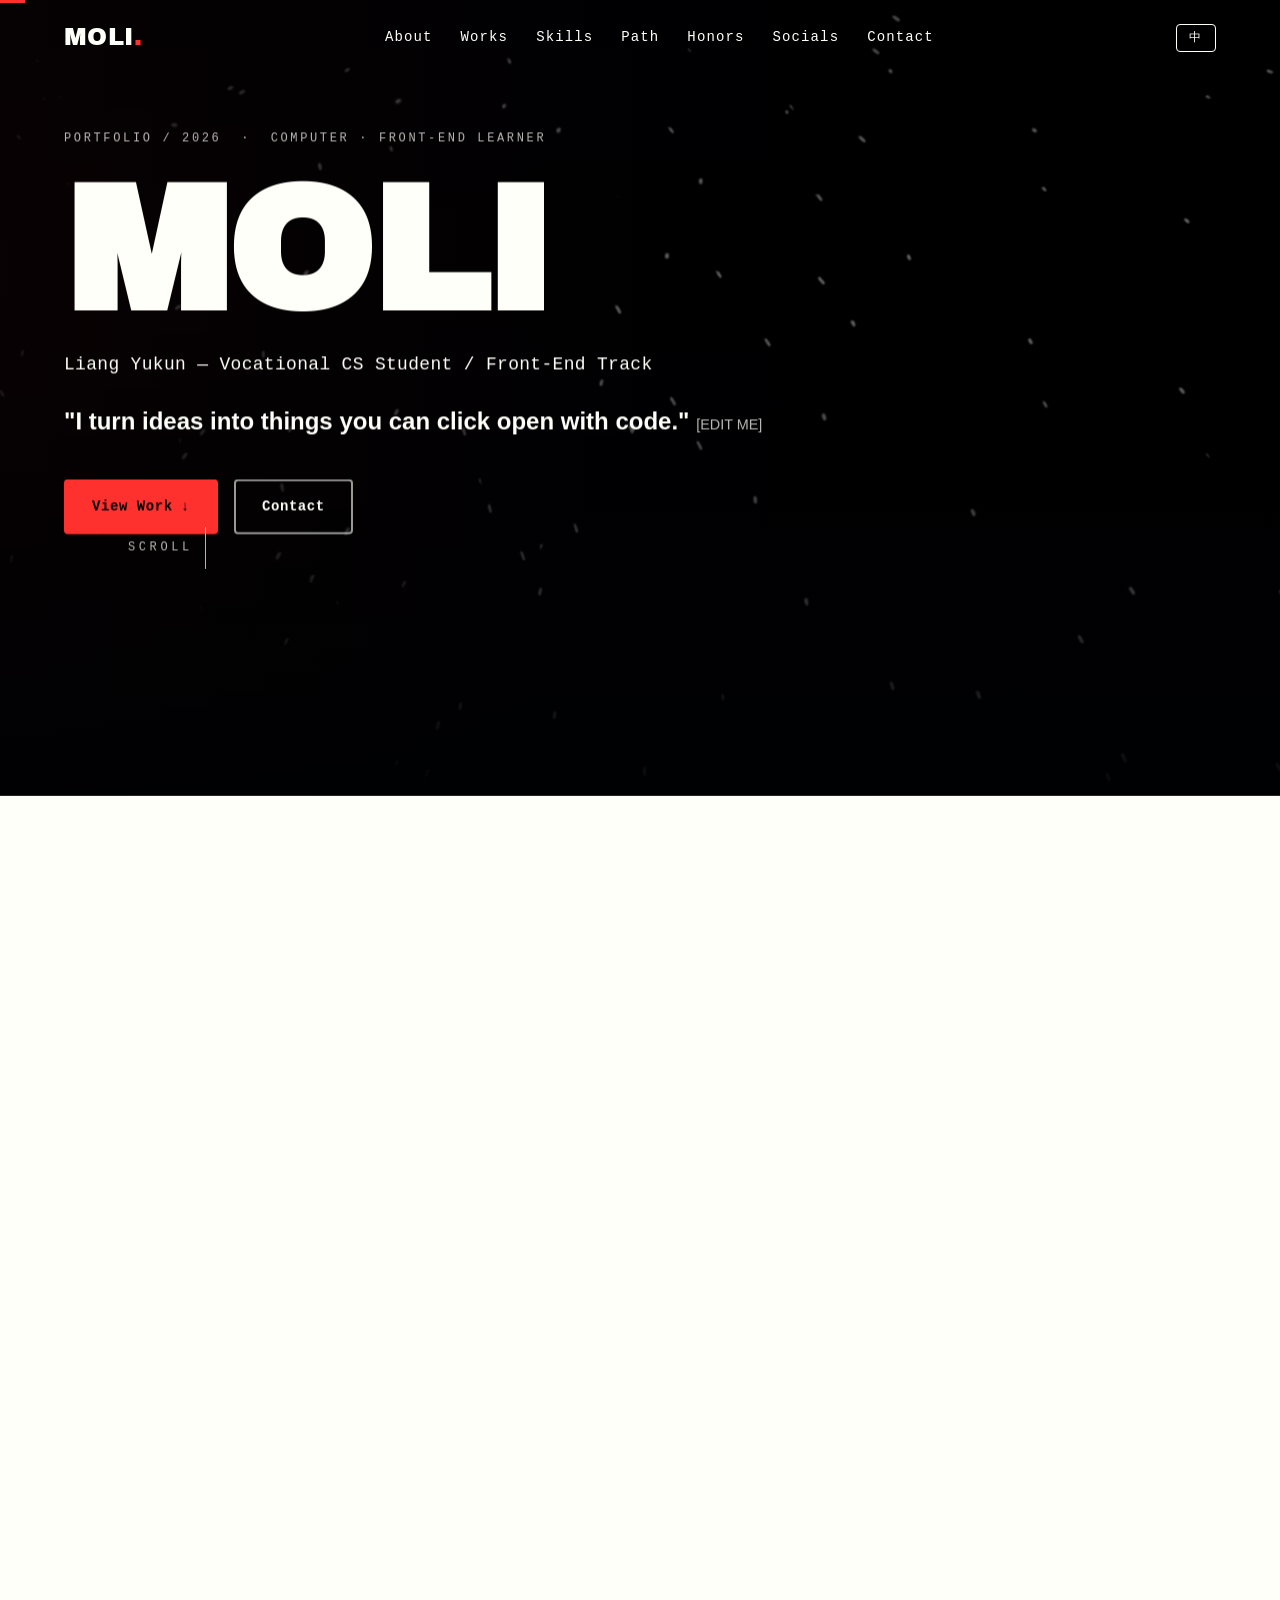
<file: index.html>
<!DOCTYPE html>
<html class="no-js" lang="zh-CN">
<head>
  <meta charset="UTF-8" />
  <meta name="viewport" content="width=device-width, initial-scale=1.0" />
  <title>MOLI · Liang Yukun — 个人作品集</title>
  <meta name="description" content="Liang Yukun（MOLI），中职计算机专业学生、前端方向学习者的个人作品集：做过的项目、技能栈与成长路径。" />
  <meta name="theme-color" content="#000103" />
  <link rel="icon" href="data:image/svg+xml,%3Csvg xmlns='http://www.w3.org/2000/svg' viewBox='0 0 32 32'%3E%3Crect width='32' height='32' fill='%23000103'/%3E%3Ctext x='16' y='23' font-family='Arial Black,sans-serif' font-size='20' fill='%23FF312E' text-anchor='middle'%3EM%3C/text%3E%3C/svg%3E" />
  <link rel="preconnect" href="https://fonts.googleapis.com" />
  <link rel="preconnect" href="https://fonts.gstatic.com" crossorigin />
  <link href="https://fonts.googleapis.com/css2?family=Archivo+Black&family=JetBrains+Mono:wght@400;600&display=swap" rel="stylesheet" />
  <link rel="stylesheet" href="css/variables.css" />
  <link rel="stylesheet" href="css/style.css" />
</head>
<body>
  <div class="intro" id="intro" aria-hidden="true">
    <div class="intro__inner">
      <span class="intro__brand">MOLI<span class="intro__dot">.</span></span>
      <span class="intro__bar"></span>
    </div>
  </div>
  <a class="skip-link" href="#main" data-i18n="skip">跳到主要内容</a>
  <div class="scroll-progress" id="scrollProgress" aria-hidden="true"></div>

  <header class="nav" id="top">
    <a class="nav__brand" href="#hero" data-cursor="hover" data-i18n-aria="nav.brandAria">MOLI<span class="nav__brand-dot">.</span></a>
    <nav class="nav__links" id="navLinks" aria-label="页面导航">
      <a href="#about"   data-cursor="hover" data-nav>About</a>
      <a href="#works"   data-cursor="hover" data-nav>Works</a>
      <a href="#skills"  data-cursor="hover" data-nav>Skills</a>
      <a href="#path"    data-cursor="hover" data-nav>Path</a>
      <a href="#honors"  data-cursor="hover" data-nav>Honors</a>
      <a href="#socials" data-cursor="hover" data-nav>Socials</a>
      <a href="#contact" data-cursor="hover" data-nav>Contact</a>
    </nav>
    <button class="nav__lang" id="navLang" type="button" data-cursor="hover"></button>
    <button class="nav__toggle" id="navToggle" data-i18n-aria="nav.toggleOpen" aria-expanded="false" aria-controls="mobileMenu" data-cursor="hover">
      <span></span><span></span>
    </button>
  </header>

  <div class="mobile-menu" id="mobileMenu" aria-hidden="true">
    <nav aria-label="移动端导航">
      <a href="#about">About<span data-i18n="mm.about">关于我</span></a>
      <a href="#works">Works<span data-i18n="mm.works">作品</span></a>
      <a href="#skills">Skills<span data-i18n="mm.skills">技能</span></a>
      <a href="#path">Path<span data-i18n="mm.path">经历</span></a>
      <a href="#honors">Honors<span data-i18n="mm.honors">荣誉</span></a>
      <a href="#socials">Socials<span data-i18n="mm.socials">社交</span></a>
      <a href="#contact">Contact<span data-i18n="mm.contact">联系</span></a>
    </nav>
    <button class="mobile-menu__lang mono" type="button" data-cursor="hover"></button>
  </div>

  <div id="smooth-wrapper">
   <div id="smooth-content">
  <main id="main">

    <section class="hero hero--dark" id="hero">
      <div class="bg-layer hero__bg" aria-hidden="true">
        <video class="bg-video" poster="video/firework-bg-poster.png" muted loop playsinline autoplay preload="auto">
          <source src="video/firework-bg.mp4" type="video/mp4" />
        </video>
        <div class="bg-veil hero__veil"></div>
      </div>
      <p class="hero__meta mono" data-reveal>PORTFOLIO / 2026&nbsp;&nbsp;·&nbsp;&nbsp;COMPUTER · FRONT-END LEARNER</p>
      <h1 class="hero__name" aria-label="MOLI">
        <span class="hero__name-text" data-decode>MOLI</span>
      </h1>
      <p class="hero__role mono" data-decode data-i18n="hero.role">Liang Yukun — 中职计算机专业学生 / 前端方向</p>
      <p class="hero__tagline" data-reveal><span data-i18n="hero.tagline">“用代码把想法做成能点开的东西。”</span> <span class="hero__tagline-sub" data-i18n="common.replace">〔可替换〕</span></p>
      <div class="hero__cta" data-reveal>
        <a class="btn btn--primary" href="#works" data-cursor="hover"><span data-i18n="hero.works">看作品</span> <span aria-hidden="true">↓</span></a>
        <a class="btn btn--ghost" href="#contact" data-cursor="hover" data-i18n="hero.contact">联系我</a>
      </div>
      <a class="hero__scroll mono" href="#about" data-i18n-aria="hero.scrollAria">
        <span>SCROLL</span><span class="hero__scroll-line" aria-hidden="true"></span>
      </a>
    </section>
    <section class="about section" id="about">
      <p class="section__label mono" data-reveal>01 / ABOUT</p>
      <div class="about__grid">
        <h2 class="section__title" data-reveal data-i18n="about.title">把兴趣，<br />做成<br />能跑起来的作品。</h2>
        <div class="about__body" id="aboutBody">
          <p data-reveal data-i18n="about.p1">我是 Liang Yukun，<strong>MOLI</strong> 是我做东西时用的名字。中职选了计算机专业，从第一次在浏览器里看到自己写的页面蹦出来开始，就迷上了把想法变成作品这件事。现在主要往前端方向走，写 HTML / CSS / JavaScript，也会一点 Python 和设计工具。</p>
          <p data-reveal data-i18n="about.p2">我还在学，但更习惯<strong>边学边做</strong>：每个阶段都留下一个能真正点开的东西，而不是只停在教程里。 <span class="muted">〔可替换〕</span></p>
          <ul class="about__tags" data-reveal>
            <li data-i18n="about.t1">前端学习者</li><li data-i18n="about.t2">计算机专业中职在读</li><li data-i18n="about.t3">自学驱动</li><li data-i18n="about.t4">习惯把东西做完整</li>
          </ul>
        </div>
      </div>
      <dl class="about__stats" id="aboutStats">
        <div data-reveal><dt class="about__num">04</dt><dd data-i18n="about.s1">代表作品</dd></div>
        <div data-reveal><dt class="about__num">02<span class="about__num-plus">+</span></dt><dd data-i18n="about.s2">年写代码</dd></div>
        <div data-reveal><dt class='about__num'>06<span class='about__num-plus'>+</span></dt><dd data-i18n="about.s3">课堂 / 个人练习</dd></div>
        <div data-reveal><dt class='about__num about__num--accent'>&#8734;</dt><dd data-i18n="about.s4">想学的东西</dd></div>
      </dl>
    </section>
    <!-- STATEMENT A -->
    <section class="statement statement--dark" aria-label="宣言">
      <h2 class="statement__text" data-statement>I BUILD<br />THINGS.</h2>
      <p class="statement__sub mono" data-reveal data-i18n="sta.sub">想法到代码到能点开的作品</p>
    </section>
        <section class="works section" id="works">
      <p class="section__label mono" data-reveal>02 / SELECTED WORKS</p>
      <h2 class="section__title" data-reveal data-i18n="works.title">做过的东西</h2>

      <div class="works__stage">
        <div class="works__deck" id="worksDeck">
          <button class="work-card" data-work="0" data-cursor="hover" data-i18n-aria="wc0.aria">
            <span class="work-card__index">01</span>
            <span class="work-card__name" data-i18n="wn0">社团招新<br />落地页</span>
            <span class="work-card__year mono">2024</span>
          </button>
          <button class="work-card" data-work="1" data-cursor="hover" data-i18n-aria="wc1.aria">
            <span class="work-card__index">02</span>
            <span class="work-card__name" data-i18n="wn1">待办清单<br />PWA</span>
            <span class="work-card__year mono">2025</span>
          </button>
          <button class="work-card" data-work="2" data-cursor="hover" data-i18n-aria="wc2.aria">
            <span class="work-card__index">03</span>
            <span class="work-card__name" data-i18n="wn2">成绩可视化<br />小工具</span>
            <span class="work-card__year mono">2025</span>
          </button>
          <button class="work-card" data-work="3" data-cursor="hover" data-i18n-aria="wc3.aria">
            <span class="work-card__index">04</span>
            <span class="work-card__name" data-i18n="wn3">MOLI<br />作品集</span>
            <span class="work-card__year mono">2026</span>
          </button>
        </div>

        <div class="works__panel">
          <article class="work-detail" data-detail="0">
            <h3 class="work-detail__title" data-i18n="wd0.title">校园社团招新落地页</h3>
            <p class="work-detail__tags mono">HTML · CSS · JAVASCRIPT</p>
            <p class="work-detail__desc" data-i18n="wd0.desc">为学校社团做的单页招新页，包含活动介绍、报名表单校验与锚点导航。第一次完整走完「提需求 → 设计 → 编码 → 静态部署」的流程。</p>
            <p class="work-detail__meta"><span data-i18n="wd0.role">角色：独立完成设计 + 编码</span><span data-i18n="wd0.result">成果：招新季被 3 个社团借用</span></p>
          </article>
          <article class="work-detail" data-detail="1" hidden>
            <h3 class="work-detail__title" data-i18n="wd1.title">待办清单 PWA</h3>
            <p class="work-detail__tags mono">JS · LOCALSTORAGE · SERVICE WORKER</p>
            <p class="work-detail__desc" data-i18n="wd1.desc">可离线使用、可安装到桌面的待办应用，支持增删改、优先级排序与本地持久化，关掉网络也能正常记录。</p>
            <p class="work-detail__meta"><span data-i18n="wd1.role">角色：独立开发</span><span data-i18n="wd1.result">成果：至今自己每天在用</span></p>
          </article>
          <article class="work-detail" data-detail="2" hidden>
            <h3 class="work-detail__title" data-i18n="wd2.title">班级成绩可视化小工具</h3>
            <p class="work-detail__tags mono">JAVASCRIPT · CANVAS</p>
            <p class="work-detail__desc" data-i18n="wd2.desc">粘贴一张成绩表，就能自动生成分数分布图和进退步对比，帮老师省掉手工画图、手动排名的重复劳动。</p>
            <p class="work-detail__meta"><span data-i18n="wd2.role">角色：两人小组 · 核心开发</span><span data-i18n="wd2.result">成果：期末用于班级学情分析</span></p>
          </article>
          <article class="work-detail" data-detail="3" hidden>
            <h3 class="work-detail__title" data-i18n="wd3.title">MOLI 个人作品集（本站）</h3>
            <p class="work-detail__tags mono">HTML · CSS · GSAP</p>
            <p class="work-detail__desc" data-i18n="wd3.desc">就是你正在看的这个网站：黑白红、零构建框架、双击 index.html 即可离线打开，动效均改编自前端效果库。</p>
            <p class="work-detail__meta"><span data-i18n="wd3.role">角色：设计 + 开发</span><span data-i18n="wd3.result">成果：个人品牌主页</span></p>
          </article>

          <div class="works__controls">
            <button class="works__arrow" id="workPrev" data-i18n-aria="works.prev" data-cursor="hover">←</button>
            <div class="works__dots" id="worksDots" role="tablist" aria-label="选择项目">
              <button class="works__dot is-active" data-goto="0" data-i18n-aria="works.dot0" data-cursor="hover"></button>
              <button class="works__dot" data-goto="1" data-i18n-aria="works.dot1" data-cursor="hover"></button>
              <button class="works__dot" data-goto="2" data-i18n-aria="works.dot2" data-cursor="hover"></button>
              <button class="works__dot" data-goto="3" data-i18n-aria="works.dot3" data-cursor="hover"></button>
            </div>
            <button class="works__arrow" id="workNext" data-i18n-aria="works.next" data-cursor="hover">→</button>
          </div>
        </div>
      </div>
    </section>
        <section class="skills section section--dark spot-target" id="skills">
      <p class="section__label section__label--light mono" data-reveal>03 / SKILLS</p>
      <h2 class="section__title section__title--light" data-reveal data-i18n="skills.title">从想法，<br />到上线</h2>

      <p class="build__lead mono" data-reveal data-i18n="skills.lead">// 不标熟练度百分比，只说我能用它们做出什么 〔可替换〕</p>

      <div class="build" id="buildFlow">
        <span class="build__spine" aria-hidden="true"><i class="build__spine-fill"></i></span>
        <ol class="build__steps">
          <li class="build__step" data-reveal>
            <span class="build__node" aria-hidden="true"></span>
            <div class="build__body">
              <div class="build__head">
                <span class="build__no mono">01</span>
                <h3 class="build__title"><span data-i18n="b1.t">想清楚</span><span class="build__en mono">IDEA</span></h3>
              </div>
              <p class="build__desc" data-i18n="b1.desc">先把要做什么拆成几步，画一张潦草的草图，想清楚再动手写代码。</p>
              <ul class="build__tags">
                <li data-i18n="b1.tag1">纸笔草图</li><li data-i18n="b1.tag2">Figma（基础）</li>
              </ul>
            </div>
          </li>
          <li class="build__step" data-reveal>
            <span class="build__node" aria-hidden="true"></span>
            <div class="build__body">
              <div class="build__head">
                <span class="build__no mono">02</span>
                <h3 class="build__title"><span data-i18n="b2.t">搭骨架</span><span class="build__en mono">MARKUP</span></h3>
              </div>
              <p class="build__desc" data-i18n="b2.desc">用语义化 HTML 把内容和结构立起来，先能用、再谈好看，也照顾键盘与读屏。</p>
              <ul class="build__tags">
                <li>HTML5</li><li data-i18n="b2.tag1">语义化结构</li><li data-i18n="b2.tag2">可访问性基础</li>
              </ul>
            </div>
          </li>
          <li class="build__step" data-reveal>
            <span class="build__node" aria-hidden="true"></span>
            <div class="build__body">
              <div class="build__head">
                <span class="build__no mono">03</span>
                <h3 class="build__title"><span data-i18n="b3.t">做样式</span><span class="build__en mono">STYLE</span></h3>
              </div>
              <p class="build__desc" data-i18n="b3.desc">Flex / Grid 加响应式排版，手机和桌面端都排得稳、看得清。</p>
              <ul class="build__tags">
                <li>CSS3</li><li>Flex / Grid</li><li data-i18n="b3.tag1">响应式布局</li>
              </ul>
            </div>
          </li>
          <li class="build__step" data-reveal>
            <span class="build__node" aria-hidden="true"></span>
            <div class="build__body">
              <div class="build__head">
                <span class="build__no mono">04</span>
                <h3 class="build__title"><span data-i18n="b4.t">加交互</span><span class="build__en mono">INTERACT</span></h3>
              </div>
              <p class="build__desc" data-i18n="b4.desc">让页面会动、会响应：操作 DOM、监听事件，再用 GSAP 做滚动动效。</p>
              <ul class="build__tags">
                <li>JavaScript</li><li data-i18n="b4.tag1">DOM 与事件</li><li data-i18n="b4.tag2">GSAP 动效</li>
              </ul>
            </div>
          </li>
          <li class="build__step" data-reveal>
            <span class="build__node" aria-hidden="true"></span>
            <div class="build__body">
              <div class="build__head">
                <span class="build__no mono">05</span>
                <h3 class="build__title"><span data-i18n="b5.t">管版本</span><span class="build__en mono">VERSION</span></h3>
              </div>
              <p class="build__desc" data-i18n="b5.desc">在命令行里用 Git 记录每一次改动，推到 GitHub，留下完整的学习痕迹。</p>
              <ul class="build__tags">
                <li>Git / GitHub</li><li>VS Code</li><li data-i18n="b5.tag1">命令行</li>
              </ul>
            </div>
          </li>
          <li class="build__step" data-reveal>
            <span class="build__node" aria-hidden="true"></span>
            <div class="build__body">
              <div class="build__head">
                <span class="build__no mono">06</span>
                <h3 class="build__title"><span data-i18n="b6.t">发出去</span><span class="build__en mono">SHIP</span></h3>
              </div>
              <p class="build__desc" data-i18n="b6.desc">部署成一个能直接点开的链接，发给别人真正用起来，而不是只躺在本地。</p>
              <ul class="build__tags">
                <li data-i18n="b6.tag1">GitHub Pages 部署</li><li data-i18n="b6.tag2">PWA（待办应用实践）</li>
              </ul>
            </div>
          </li>
        </ol>
      </div>

      <div class="build__foot" data-reveal>
        <p class="build__also"><span class="build__also-k mono" data-i18n="skills.also">// 也会一点，还在持续学</span></p>
        <ul class="build__tags build__tags--plain">
          <li>Python</li><li>SQL</li><li data-i18n="skills.footTag">Photoshop / 剪映基础</li>
        </ul>
        <p class="build__note muted" data-i18n="skills.note">能不能做出来，上面的作品就是答案——这比百分比更诚实。〔可替换〕</p>
      </div>
    </section>
        <section class="statement statement--light" aria-label="宣言">
      <h2 class="statement__text" data-statement>STILL<br />LEARNING.</h2>
      <p class="statement__sub mono" data-reveal data-i18n="stb.sub">走得慢一点，但一直在走</p>
    </section>

    <div class="marquee" aria-hidden="true">
      <div class="marquee__track">
        <span>HTML <i>//</i></span><span>CSS <i>//</i></span><span>JAVASCRIPT <i>//</i></span><span>GSAP <i>//</i></span><span>DESIGN <i>//</i></span><span><span data-i18n="mq.learn">边学边做</span> <i>//</i></span><span>FRONT-END <i>//</i></span><span>MOLI <i>//</i></span>
        <span>HTML <i>//</i></span><span>CSS <i>//</i></span><span>JAVASCRIPT <i>//</i></span><span>GSAP <i>//</i></span><span>DESIGN <i>//</i></span><span><span data-i18n="mq.learn">边学边做</span> <i>//</i></span><span>FRONT-END <i>//</i></span><span>MOLI <i>//</i></span>
      </div>
    </div>

    <!-- 04 PATH：纵向滚动驱动的横向时间线（机制改编自 horizontal-scroll-section GSAP ScrollTrigger） -->
    <section class="path section hpath-section" id="path">
      <div class="hpath" id="hPath">
        <p class="section__label mono hpath__label">04 / PATH</p>
        <div class="hpath__viewport" id="hPathViewport">
          <div class="hpath__track" id="hPathTrack">
            <svg class="hpath__route" id="hPathRoute" aria-hidden="true">
              <path class="hpath__route-prog" d="" />
            </svg>

            <article class="hpanel hpanel--intro">
              <h2 class="section__title" data-i18n="path.title">一路怎么<br />走来</h2>
              <p class="hpanel__lead" data-i18n="path.lead">向下滚动，横向走过这几年</p>
              <span class="hpanel__cue hpanel__cue--v mono">KEEP SCROLLING ↓</span>
              <span class="hpanel__cue hpanel__cue--h mono" data-i18n="path.cueH">左右滑动，横向走过这几年 →</span>
            </article>

            <article class="hpanel">
              <div class="hpanel__media">
                <div class="hpanel__img" role="img" data-i18n-aria="pa0.aria">
                  <span class="hpanel__imgtag mono" data-i18n="path.imgtag">IMG · 〔可替换〕</span>
                </div>
              </div>
              <div class="hpanel__body">
                <time class="hpanel__date mono">2023.09</time>
                <h3 class="hpanel__title" data-i18n="p0.t">入读中职 · 计算机专业</h3>
                <p class="hpanel__desc" data-i18n="p0.desc">系统学习计算机基础与编程入门，第一次知道网页是怎么被做出来的。</p>
              </div>
            </article>

            <article class="hpanel">
              <div class="hpanel__media">
                <div class="hpanel__img" role="img" data-i18n-aria="pa1.aria">
                  <span class="hpanel__imgtag mono" data-i18n="path.imgtag">IMG · 〔可替换〕</span>
                </div>
              </div>
              <div class="hpanel__body">
                <time class="hpanel__date mono">2024.03</time>
                <h3 class="hpanel__title" data-i18n="p1.t">写出第一个网页</h3>
                <p class="hpanel__desc" data-i18n="p1.desc">用 HTML 写了一页个人介绍，第一次看到自己敲的代码在浏览器里变成页面。</p>
              </div>
            </article>

            <article class="hpanel">
              <div class="hpanel__media">
                <div class="hpanel__img" role="img" data-i18n-aria="pa2.aria">
                  <span class="hpanel__imgtag mono" data-i18n="path.imgtag">IMG · 〔可替换〕</span>
                </div>
              </div>
              <div class="hpanel__body">
                <time class="hpanel__date mono">2024.10</time>
                <h3 class="hpanel__title" data-i18n="p2.t">校级网页设计技能赛 <span class="muted">〔名次可替换〕</span></h3>
                <p class="hpanel__desc" data-i18n="p2.desc">第一次带着作品参加比赛，体会到做完整比写一点更重要。</p>
              </div>
            </article>

            <article class="hpanel">
              <div class="hpanel__media">
                <div class="hpanel__img" role="img" data-i18n-aria="pa3.aria">
                  <span class="hpanel__imgtag mono" data-i18n="path.imgtag">IMG · 〔可替换〕</span>
                </div>
              </div>
              <div class="hpanel__body">
                <time class="hpanel__date mono">2025.01</time>
                <h3 class="hpanel__title" data-i18n="p3.t">取得证书 · 系统学 JavaScript <span class="muted">〔证书可替换〕</span></h3>
                <p class="hpanel__desc" data-i18n="p3.desc">拿到相关等级证书，同时不再满足于静态页面，开始系统学习 JavaScript。</p>
              </div>
            </article>

            <article class="hpanel">
              <div class="hpanel__media">
                <div class="hpanel__img" role="img" data-i18n-aria="pa4.aria">
                  <span class="hpanel__imgtag mono" data-i18n="path.imgtag">IMG · 〔可替换〕</span>
                </div>
              </div>
              <div class="hpanel__body">
                <time class="hpanel__date mono">2025.06</time>
                <h3 class="hpanel__title" data-i18n="p4.t">第一个完整小应用跑通</h3>
                <p class="hpanel__desc" data-i18n="p4.desc">待办 PWA 完成离线可用，开始用 GitHub 记录每一次提交和学习轨迹。</p>
              </div>
            </article>

            <article class="hpanel">
              <div class="hpanel__media">
                <div class="hpanel__img" role="img" data-i18n-aria="pa5.aria">
                  <span class="hpanel__imgtag mono" data-i18n="path.imgtag">IMG · 〔可替换〕</span>
                </div>
              </div>
              <div class="hpanel__body">
                <time class="hpanel__date mono">2026</time>
                <h3 class="hpanel__title" data-i18n="p5.t">完成本站作品集</h3>
                <p class="hpanel__desc" data-i18n="p5.desc">把做过的东西整理成你现在看到的网站，正在寻找实习 / 升学 / 比赛组队机会。</p>
              </div>
            </article>
          </div>
        </div>
        <div class="hpath__bar" aria-hidden="true"><i></i></div>
      </div>
    </section>

    <!-- 05 HONORS：3D 堆叠牌堆（机制改编自 3d-card-slidergsap，黑白红重写） -->
    <section class="honors section" id="honors">
      <p class="section__label mono" data-reveal>05 / HONORS</p>
      <div class="honors__layout">
        <div class="honors__intro">
          <h2 class="section__title" data-reveal data-i18n="honors.title">一些<br />小荣誉</h2>
          <p class="honors__lead" data-reveal data-i18n="honors.lead">比赛、证书与被认可的瞬间，都收进这叠卡片里。点击卡片或箭头切换。</p>
          <div class="honors__ctrl" data-reveal>
            <button class="hbtn" id="honPrev" type="button" data-i18n-aria="honors.prev">←</button>
            <span class="honors__count mono"><b id="honCur">01</b><i>/</i><span id="honTotal">05</span></span>
            <button class="hbtn" id="honNext" type="button" data-i18n-aria="honors.next">→</button>
          </div>
          <div class="honors__dots" id="honDots" role="tablist" aria-label="选择荣誉"></div>
          <p class="muted honors__hint" data-i18n="honors.hint">奖项与证书均为占位，替换 index.html 中对应卡片即可。</p>
        </div>

        <div class="honors__stage" data-reveal>
          <div class="hdeck" id="hDeck">
            <article class="hcard">
              <div class="hcard__body">
                <div class="hcard__top"><span class="hcard__year mono">2024.10</span><span class="hcard__tag mono">HONOR</span></div>
                <h3 class="hcard__title" data-i18n="h0.t">校级网页设计技能赛</h3>
                <p class="hcard__org" data-i18n="h0.org">〔名次可替换〕</p>
                <p class="hcard__desc" data-i18n="h0.desc">第一次带着完整作品站上赛场，明白了“做完”比“只写一点”更重要。</p>
              </div>
            </article>
            <article class="hcard">
              <div class="hcard__body">
                <div class="hcard__top"><span class="hcard__year mono">2025.01</span><span class="hcard__tag mono">CERT</span></div>
                <h3 class="hcard__title" data-i18n="h1.t">前端相关等级证书</h3>
                <p class="hcard__org" data-i18n="h1.org">〔证书名称可替换〕</p>
                <p class="hcard__desc" data-i18n="h1.desc">系统学习 HTML / CSS / JavaScript 后考取，是这段学习路径的一个小结。</p>
              </div>
            </article>
            <article class="hcard">
              <div class="hcard__body">
                <div class="hcard__top"><span class="hcard__year mono">2025.06</span><span class="hcard__tag mono">AWARD</span></div>
                <h3 class="hcard__title" data-i18n="h2.t">校园编程 / 创新比赛</h3>
                <p class="hcard__org" data-i18n="h2.org">〔奖项可替换〕</p>
                <p class="hcard__desc" data-i18n="h2.desc">用一个能真正跑起来的小应用参赛，从想法到演示全程自己完成。〔占位〕</p>
              </div>
            </article>
            <article class="hcard">
              <div class="hcard__body">
                <div class="hcard__top"><span class="hcard__year mono">2025.11</span><span class="hcard__tag mono">MERIT</span></div>
                <h3 class="hcard__title" data-i18n="h3.t">优秀学生作品 / 奖学金</h3>
                <p class="hcard__org" data-i18n="h3.org">〔可替换〕</p>
                <p class="hcard__desc" data-i18n="h3.desc">作品被老师和同学看到的时刻，也是继续做下去的动力之一。〔占位〕</p>
              </div>
            </article>
            <article class="hcard">
              <div class="hcard__body">
                <div class="hcard__top"><span class="hcard__year mono">2026</span><span class="hcard__tag mono">WORK</span></div>
                <h3 class="hcard__title" data-i18n="h4.t">个人作品集站点上线</h3>
                <p class="hcard__org">SELF PROJECT</p>
                <p class="hcard__desc" data-i18n="h4.desc">从零设计并手写了你正在看的这个网站，当作给自己的一份阶段答卷。</p>
              </div>
            </article>
          </div>
        </div>
      </div>
    </section>

    <!-- 06 SOCIALS：链式展开手风琴（机制改编自 cool-layout-with-complex-chainable-animation，黑白红重写） -->
    <section class="socials section" id="socials">
      <p class="section__label mono" data-reveal>06 / FIND ME ONLINE</p>
      <h2 class="section__title" data-reveal data-i18n="socials.title">这些地方<br />也能找到我</h2>
      <div class="acc" id="socialAcc">

        <div class="acc__item" tabindex="0" role="button" aria-expanded="false" aria-controls="panel-douyin">
          <div class="acc__rail">
            <svg class="acc__glyph" viewBox="0 0 24 24" fill="none" stroke="currentColor" stroke-width="1.8" stroke-linecap="round" stroke-linejoin="round" aria-hidden="true"><path d="M14 4v10.5a3.5 3.5 0 1 1-3.5-3.5" /><path d="M14 7.2c.6 2 2.1 3.4 4.2 3.6" /></svg>
            <span class="acc__name"><span data-i18n="acc.douyin.name">抖音</span><em class="acc__en mono">DOUYIN</em></span>
            <span class="acc__idx" aria-hidden="true">01</span>
          </div>
          <div class="acc__panel" id="panel-douyin">
            <button class="acc__close" type="button" data-i18n-aria="acc.close">×</button>
            <svg class="acc__glyph acc__glyph--big" viewBox="0 0 24 24" fill="none" stroke="currentColor" stroke-width="1.8" stroke-linecap="round" stroke-linejoin="round" aria-hidden="true"><path d="M14 4v10.5a3.5 3.5 0 1 1-3.5-3.5" /><path d="M14 7.2c.6 2 2.1 3.4 4.2 3.6" /></svg>
            <h3 class="acc__h"><span data-i18n="acc.douyin.h">抖音</span> <span class="mono">DOUYIN</span></h3>
            <p class="acc__handle mono">@your-douyin-id〔可替换〕</p>
            <p class="acc__desc" data-i18n="acc.douyin.desc">用短视频记录做作品的过程与小片段，偶尔更新学习日常。〔占位文案 · 可替换〕</p>
            <ul class="acc__stats mono"><li><b>--</b><span data-i18n="acc.douyin.s1">作品</span></li><li><b>--</b><span data-i18n="acc.douyin.s2">粉丝</span></li><li><b>--</b><span data-i18n="acc.douyin.s3">获赞</span></li></ul>
            <a class="btn btn--primary acc__go" href="#" target="_blank" rel="noopener"><span data-i18n="acc.go">前往主页</span> <span aria-hidden="true">↗</span></a>
          </div>
        </div>

        <div class="acc__item" tabindex="0" role="button" aria-expanded="false" aria-controls="panel-bilibili">
          <div class="acc__rail">
            <svg class="acc__glyph" viewBox="0 0 24 24" fill="none" stroke="currentColor" stroke-width="1.8" stroke-linecap="round" stroke-linejoin="round" aria-hidden="true"><rect x="3" y="7" width="18" height="13" rx="2" /><path d="m8 3 3 4M16 3l-3 4" /><path d="M8 12.5h.01M16 12.5h.01" /></svg>
            <span class="acc__name"><span data-i18n="acc.bili.name">哔哩哔哩</span><em class="acc__en mono">BILIBILI</em></span>
            <span class="acc__idx" aria-hidden="true">02</span>
          </div>
          <div class="acc__panel" id="panel-bilibili">
            <button class="acc__close" type="button" data-i18n-aria="acc.close">×</button>
            <svg class="acc__glyph acc__glyph--big" viewBox="0 0 24 24" fill="none" stroke="currentColor" stroke-width="1.8" stroke-linecap="round" stroke-linejoin="round" aria-hidden="true"><rect x="3" y="7" width="18" height="13" rx="2" /><path d="m8 3 3 4M16 3l-3 4" /><path d="M8 12.5h.01M16 12.5h.01" /></svg>
            <h3 class="acc__h"><span data-i18n="acc.bili.h">哔哩哔哩</span> <span class="mono">BILIBILI</span></h3>
            <p class="acc__handle mono">@MOLI〔可替换〕</p>
            <p class="acc__desc" data-i18n="acc.bili.desc">放长一点的教程复盘、项目演示录屏和踩坑笔记。〔占位文案 · 可替换〕</p>
            <ul class="acc__stats mono"><li><b>--</b><span data-i18n="acc.bili.s1">视频</span></li><li><b>--</b><span data-i18n="acc.bili.s2">粉丝</span></li><li><b>--</b><span data-i18n="acc.bili.s3">播放</span></li></ul>
            <a class="btn btn--primary acc__go" href="#" target="_blank" rel="noopener"><span data-i18n="acc.go">前往主页</span> <span aria-hidden="true">↗</span></a>
          </div>
        </div>

        <div class="acc__item" tabindex="0" role="button" aria-expanded="false" aria-controls="panel-instagram">
          <div class="acc__rail">
            <svg class="acc__glyph" viewBox="0 0 24 24" fill="none" stroke="currentColor" stroke-width="1.8" stroke-linecap="round" stroke-linejoin="round" aria-hidden="true"><rect x="3" y="3" width="18" height="18" rx="5" /><circle cx="12" cy="12" r="4" /><path d="M17.2 6.8h.01" /></svg>
            <span class="acc__name">Instagram<em class="acc__en mono">INS</em></span>
            <span class="acc__idx" aria-hidden="true">03</span>
          </div>
          <div class="acc__panel" id="panel-instagram">
            <button class="acc__close" type="button" data-i18n-aria="acc.close">×</button>
            <svg class="acc__glyph acc__glyph--big" viewBox="0 0 24 24" fill="none" stroke="currentColor" stroke-width="1.8" stroke-linecap="round" stroke-linejoin="round" aria-hidden="true"><rect x="3" y="3" width="18" height="18" rx="5" /><circle cx="12" cy="12" r="4" /><path d="M17.2 6.8h.01" /></svg>
            <h3 class="acc__h">Instagram <span class="mono">INS</span></h3>
            <p class="acc__handle mono">@moli.builds〔可替换〕</p>
            <p class="acc__desc" data-i18n="acc.ins.desc">作品截图、配色与排版灵感，以及做东西时的工作台。〔占位文案 · 可替换〕</p>
            <ul class="acc__stats mono"><li><b>--</b><span data-i18n="acc.ins.s1">帖子</span></li><li><b>--</b><span data-i18n="acc.ins.s2">粉丝</span></li><li><b>--</b><span data-i18n="acc.ins.s3">关注</span></li></ul>
            <a class="btn btn--primary acc__go" href="#" target="_blank" rel="noopener"><span data-i18n="acc.go">前往主页</span> <span aria-hidden="true">↗</span></a>
          </div>
        </div>

        <div class="acc__item" tabindex="0" role="button" aria-expanded="false" aria-controls="panel-x">
          <div class="acc__rail">
            <svg class="acc__glyph" viewBox="0 0 24 24" fill="none" stroke="currentColor" stroke-width="1.8" stroke-linecap="round" stroke-linejoin="round" aria-hidden="true"><path d="M4 4l16 16M20 4 4 20" /></svg>
            <span class="acc__name">X<em class="acc__en mono">X / TWITTER</em></span>
            <span class="acc__idx" aria-hidden="true">04</span>
          </div>
          <div class="acc__panel" id="panel-x">
            <button class="acc__close" type="button" data-i18n-aria="acc.close">×</button>
            <svg class="acc__glyph acc__glyph--big" viewBox="0 0 24 24" fill="none" stroke="currentColor" stroke-width="1.8" stroke-linecap="round" stroke-linejoin="round" aria-hidden="true"><path d="M4 4l16 16M20 4 4 20" /></svg>
            <h3 class="acc__h">X <span class="mono">/ TWITTER</span></h3>
            <p class="acc__handle mono">@moli_dev〔可替换〕</p>
            <p class="acc__desc" data-i18n="acc.x.desc">随手记开发笔记、转藏前端资源，也在这里关注同行在做什么。〔占位文案 · 可替换〕</p>
            <ul class="acc__stats mono"><li><b>--</b><span data-i18n="acc.x.s1">帖子</span></li><li><b>--</b><span data-i18n="acc.x.s2">粉丝</span></li><li><b>--</b><span data-i18n="acc.x.s3">关注</span></li></ul>
            <a class="btn btn--primary acc__go" href="#" target="_blank" rel="noopener"><span data-i18n="acc.go">前往主页</span> <span aria-hidden="true">↗</span></a>
          </div>
        </div>

        <div class="acc__item" tabindex="0" role="button" aria-expanded="false" aria-controls="panel-weibo">
          <div class="acc__rail">
            <svg class="acc__glyph" viewBox="0 0 24 24" fill="none" stroke="currentColor" stroke-width="1.8" stroke-linecap="round" stroke-linejoin="round" aria-hidden="true"><ellipse cx="10" cy="14" rx="7" ry="5.5" /><path d="M15.5 8.5c1.8-.4 3.2.5 3.5 2.2M17 5.5c2.6-.2 4.4 1.4 4.6 3.8" /><path d="M8 13.5h.01M11.5 15.5h.01" /></svg>
            <span class="acc__name"><span data-i18n="acc.weibo.name">微博</span><em class="acc__en mono">WEIBO</em></span>
            <span class="acc__idx" aria-hidden="true">05</span>
          </div>
          <div class="acc__panel" id="panel-weibo">
            <button class="acc__close" type="button" data-i18n-aria="acc.close">×</button>
            <svg class="acc__glyph acc__glyph--big" viewBox="0 0 24 24" fill="none" stroke="currentColor" stroke-width="1.8" stroke-linecap="round" stroke-linejoin="round" aria-hidden="true"><ellipse cx="10" cy="14" rx="7" ry="5.5" /><path d="M15.5 8.5c1.8-.4 3.2.5 3.5 2.2M17 5.5c2.6-.2 4.4 1.4 4.6 3.8" /><path d="M8 13.5h.01M11.5 15.5h.01" /></svg>
            <h3 class="acc__h"><span data-i18n="acc.weibo.h">微博</span> <span class="mono">WEIBO</span></h3>
            <p class="acc__handle mono">@MOLI做东西〔可替换〕</p>
            <p class="acc__desc" data-i18n="acc.weibo.desc">同步作品更新与日常，也会转发设计、前端相关的内容。〔占位文案 · 可替换〕</p>
            <ul class="acc__stats mono"><li><b>--</b><span data-i18n="acc.weibo.s1">微博</span></li><li><b>--</b><span data-i18n="acc.weibo.s2">粉丝</span></li><li><b>--</b><span data-i18n="acc.weibo.s3">转评赞</span></li></ul>
            <a class="btn btn--primary acc__go" href="#" target="_blank" rel="noopener"><span data-i18n="acc.go">前往主页</span> <span aria-hidden="true">↗</span></a>
          </div>
        </div>

      </div>
      <p class="muted socials__note" data-reveal data-i18n="socials.note">账号、数据与文案均为占位，替换 index.html 中对应 href 与文字即可上线。</p>
    </section>

  </main>

  <div class="site-tail" id="contactTail">
    <div class="bg-layer site-tail__bg spot-target" aria-hidden="true">
      <video class="bg-video" poster="video/firework-poster.png" muted loop playsinline preload="metadata">
        <source src="video/firework.mp4" type="video/mp4" />
      </video>
      <div class="bg-veil site-tail__veil"></div>
    </div>

    <section class="contact section section--ink" id="contact">
      <p class="section__label section__label--light mono" data-reveal>07 / CONTACT</p>
      <h2 class="contact__title" data-reveal data-i18n="contact.title">一起做<br />点东西？</h2>
      <p class="contact__sub" data-reveal data-i18n="contact.sub">实习、比赛组队、交流学习都欢迎找我，通常当天回。 <span class="muted">〔可替换〕</span></p>
      <div class="contact__actions" data-reveal>
        <div class="contact__mail-row">
          <a class="btn btn--primary btn--lg" href="mailto:liang20080917@outlook.com" data-cursor="hover">liang20080917@outlook.com</a>
          <button class="btn btn--ghost btn--lg contact-copy" type="button" data-email="liang20080917@outlook.com" data-i18n="contact.copy">复制邮箱</button>
        </div>
        <div class="contact__links">
          <a class="contact__link" href="https://github.com/your-name" target="_blank" rel="noopener" data-cursor="hover">GitHub <span aria-hidden="true">↗</span></a>
          <a class="contact__link" href="#" data-cursor="hover"><span data-i18n="contact.link2">B站 / 微信</span> <span aria-hidden="true">↗</span></a>
        </div>
      </div>
    </section>

    <footer class="footer">
      <span class="footer__big" aria-hidden="true">MOLI</span>
      <p>© 2026 Liang Yukun · MOLI</p>
      <p class="mono footer__mid">BUILT WITH HTML / CSS / GSAP · NO FRAMEWORK</p>
      <a href="#hero" class="footer__top" data-cursor="hover" data-i18n="footer.top">回到顶部 ↑</a>
    </footer>
  </div><!-- /.site-tail -->
   </div><!-- /#smooth-content -->
  </div><!-- /#smooth-wrapper -->

  <a class="to-top" id="toTop" href="#hero" data-i18n-aria="toTop.aria"><span aria-hidden="true">↑</span></a>

  <!-- 自定义跟随光标（仅桌面精细指针，触屏/无 GSAP 自动隐藏，不替换系统光标） -->
  <div class="cursor" id="cursor" aria-hidden="true"></div>

  <!-- 图片灯箱：点击图片放大查看 -->
  <div class="lightbox" id="lightbox" role="dialog" aria-modal="true" aria-hidden="true" data-i18n-aria="lightbox.aria">
    <button class="lightbox__close" type="button" data-i18n-aria="lightbox.close">×</button>
    <div class="lightbox__stage">
      <img class="lightbox__img" data-i18n-aria="lightbox.imgAlt" hidden />
      <div class="lightbox__ph mono" data-i18n="lightbox.ph">IMG · 大图占位<br />把 .hpanel__img 换成真实 &lt;img&gt; 或加 data-full 即可在此放大</div>
    </div>
    <p class="lightbox__cap mono"></p>
  </div>

  <!-- GSAP 3.15（3.13 起全部插件免费）：仅做渐进增强，加载失败/断网时自动回退原生动效，内容始终完整 -->
  <script src="js/gsap/1.js" defer></script>
  <script src="js/gsap/ScrollTrigger.min.js" defer></script>
  <script src="js/gsap/ScrollToPlugin.min.js" defer></script>
  <script src="js/gsap/ScrollSmoother.min.js" defer></script>
  <script src="js/gsap/SplitText.min.js" defer></script>
  <script src="js/gsap/ScrambleTextPlugin.min.js" defer></script>
  <script src="js/gsap/DrawSVGPlugin.min.js" defer></script>
  <script src="js/i18n.js" defer></script>
  <script src="js/main.js" defer></script>
</body>
</html>
</file>
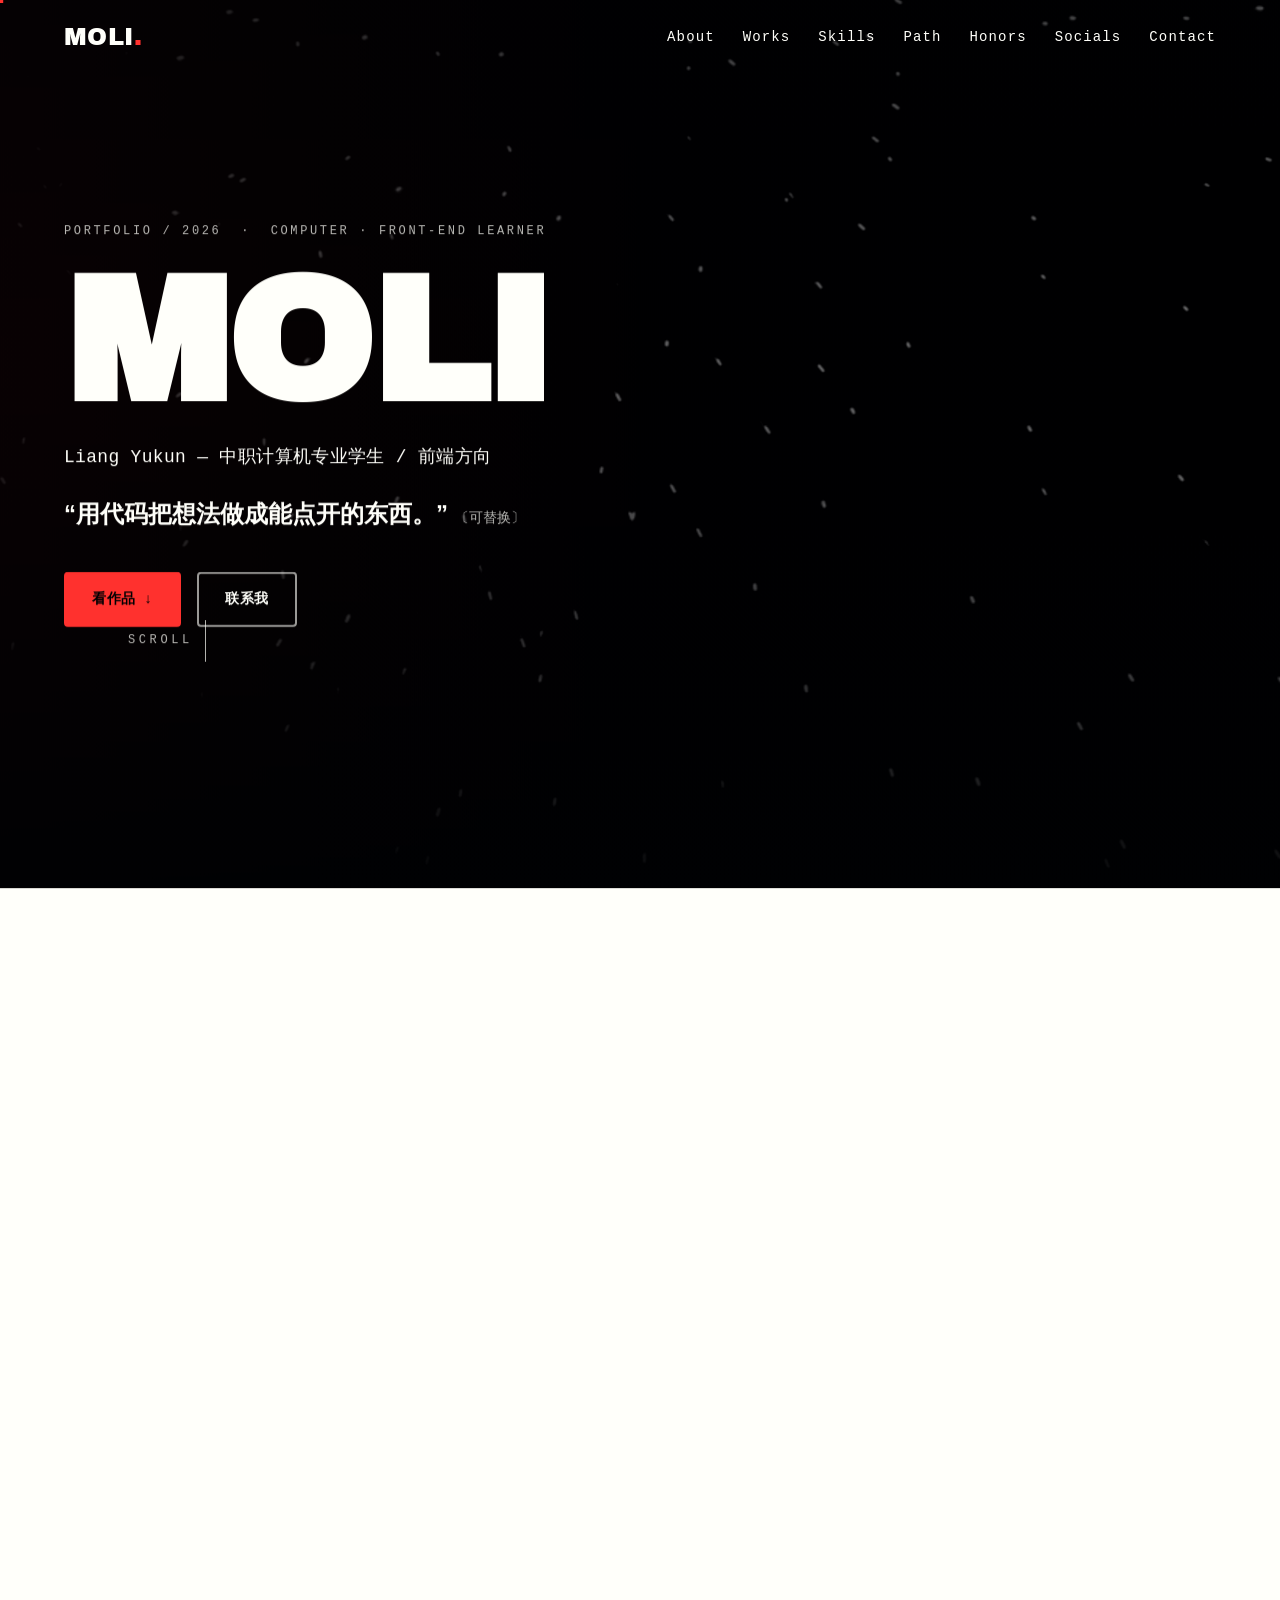
<file: MOLI-portfolio-site/MOLI-portfolio-site/index.html>
<!DOCTYPE html>
<html class="no-js" lang="zh-CN">
<head>
  <meta charset="UTF-8" />
  <meta name="viewport" content="width=device-width, initial-scale=1.0" />
  <title>MOLI · Liang Yukun — 个人作品集</title>
  <meta name="description" content="Liang Yukun（MOLI），中职计算机专业学生、前端方向学习者的个人作品集：做过的项目、技能栈与成长路径。" />
  <meta name="theme-color" content="#000103" />
  <link rel="icon" href="data:image/svg+xml,%3Csvg xmlns='http://www.w3.org/2000/svg' viewBox='0 0 32 32'%3E%3Crect width='32' height='32' fill='%23000103'/%3E%3Ctext x='16' y='23' font-family='Arial Black,sans-serif' font-size='20' fill='%23FF312E' text-anchor='middle'%3EM%3C/text%3E%3C/svg%3E" />
  <link rel="preconnect" href="https://fonts.googleapis.com" />
  <link rel="preconnect" href="https://fonts.gstatic.com" crossorigin />
  <link href="https://fonts.googleapis.com/css2?family=Archivo+Black&family=JetBrains+Mono:wght@400;600&display=swap" rel="stylesheet" />
  <link rel="stylesheet" href="css/variables.css" />
  <link rel="stylesheet" href="css/style.css" />
</head>
<body>
  <div class="intro" id="intro" aria-hidden="true">
    <div class="intro__inner">
      <span class="intro__brand">MOLI<span class="intro__dot">.</span></span>
      <span class="intro__bar"></span>
    </div>
  </div>
  <a class="skip-link" href="#main">跳到主要内容</a>
  <div class="scroll-progress" id="scrollProgress" aria-hidden="true"></div>

  <header class="nav" id="top">
    <a class="nav__brand" href="#hero" data-cursor="hover" aria-label="MOLI 回到首页">MOLI<span class="nav__brand-dot">.</span></a>
    <nav class="nav__links" id="navLinks" aria-label="页面导航">
      <a href="#about"   data-cursor="hover" data-nav>About</a>
      <a href="#works"   data-cursor="hover" data-nav>Works</a>
      <a href="#skills"  data-cursor="hover" data-nav>Skills</a>
      <a href="#path"    data-cursor="hover" data-nav>Path</a>
      <a href="#honors"  data-cursor="hover" data-nav>Honors</a>
      <a href="#socials" data-cursor="hover" data-nav>Socials</a>
      <a href="#contact" data-cursor="hover" data-nav>Contact</a>
    </nav>
    <button class="nav__toggle" id="navToggle" aria-label="打开菜单" aria-expanded="false" aria-controls="mobileMenu" data-cursor="hover">
      <span></span><span></span>
    </button>
  </header>

  <div class="mobile-menu" id="mobileMenu" aria-hidden="true">
    <nav aria-label="移动端导航">
      <a href="#about">About<span>关于我</span></a>
      <a href="#works">Works<span>作品</span></a>
      <a href="#skills">Skills<span>技能</span></a>
      <a href="#path">Path<span>经历</span></a>
      <a href="#honors">Honors<span>荣誉</span></a>
      <a href="#socials">Socials<span>社交</span></a>
      <a href="#contact">Contact<span>联系</span></a>
    </nav>
  </div>

  <div id="smooth-wrapper">
   <div id="smooth-content">
  <main id="main">

    <section class="hero hero--dark" id="hero">
      <div class="bg-layer hero__bg" aria-hidden="true">
        <video class="bg-video" poster="video/firework-bg-poster.png" muted loop playsinline autoplay preload="auto">
          <source src="video/firework-bg.mp4" type="video/mp4" />
        </video>
        <div class="bg-veil hero__veil"></div>
      </div>
      <p class="hero__meta mono" data-reveal>PORTFOLIO / 2026&nbsp;&nbsp;·&nbsp;&nbsp;COMPUTER · FRONT-END LEARNER</p>
      <h1 class="hero__name" aria-label="MOLI">
        <span class="hero__name-text" data-decode>MOLI</span>
      </h1>
      <p class="hero__role mono" data-decode>Liang Yukun — 中职计算机专业学生 / 前端方向</p>
      <p class="hero__tagline" data-reveal>“用代码把想法做成能点开的东西。” <span class="hero__tagline-sub">〔可替换〕</span></p>
      <div class="hero__cta" data-reveal>
        <a class="btn btn--primary" href="#works" data-cursor="hover">看作品 <span aria-hidden="true">↓</span></a>
        <a class="btn btn--ghost" href="#contact" data-cursor="hover">联系我</a>
      </div>
      <a class="hero__scroll mono" href="#about" aria-label="向下滚动到关于我">
        <span>SCROLL</span><span class="hero__scroll-line" aria-hidden="true"></span>
      </a>
    </section>
    <section class="about section" id="about">
      <p class="section__label mono" data-reveal>01 / ABOUT</p>
      <div class="about__grid">
        <h2 class="section__title" data-reveal>把兴趣，做成<br />能跑起来的作品。</h2>
        <div class="about__body" id="aboutBody">
          <p data-reveal>我是 Liang Yukun，<strong>MOLI</strong> 是我做东西时用的名字。中职选了计算机专业，从第一次在浏览器里看到自己写的页面蹦出来开始，就迷上了把想法变成作品这件事。现在主要往前端方向走，写 HTML / CSS / JavaScript，也会一点 Python 和设计工具。</p>
          <p data-reveal>我还在学，但更习惯<strong>边学边做</strong>：每个阶段都留下一个能真正点开的东西，而不是只停在教程里。 <span class="muted">〔可替换〕</span></p>
          <ul class="about__tags" data-reveal>
            <li>前端学习者</li><li>计算机专业中职在读</li><li>自学驱动</li><li>习惯把东西做完整</li>
          </ul>
        </div>
      </div>
      <dl class="about__stats" id="aboutStats">
        <div data-reveal><dt class="about__num">04</dt><dd>代表作品</dd></div>
        <div data-reveal><dt class="about__num">02<span class="about__num-plus">+</span></dt><dd>年写代码</dd></div>
        <div data-reveal><dt class='about__num'>06<span class='about__num-plus'>+</span></dt><dd>课堂 / 个人练习</dd></div>
        <div data-reveal><dt class='about__num about__num--accent'>&#8734;</dt><dd>想学的东西</dd></div>
      </dl>
    </section>
    <!-- STATEMENT A -->
    <section class="statement statement--dark" aria-label="宣言">
      <h2 class="statement__text" data-statement>I BUILD<br />THINGS.</h2>
      <p class="statement__sub mono" data-reveal>想法到代码到能点开的作品</p>
    </section>
        <section class="works section" id="works">
      <p class="section__label mono" data-reveal>02 / SELECTED WORKS</p>
      <h2 class="section__title" data-reveal>做过的东西</h2>

      <div class="works__stage">
        <div class="works__deck" id="worksDeck">
          <button class="work-card" data-work="0" data-cursor="hover" aria-label="项目 1：校园社团招新落地页">
            <span class="work-card__index">01</span>
            <span class="work-card__name">社团招新<br />落地页</span>
            <span class="work-card__year mono">2024</span>
          </button>
          <button class="work-card" data-work="1" data-cursor="hover" aria-label="项目 2：待办清单 PWA">
            <span class="work-card__index">02</span>
            <span class="work-card__name">待办清单<br />PWA</span>
            <span class="work-card__year mono">2025</span>
          </button>
          <button class="work-card" data-work="2" data-cursor="hover" aria-label="项目 3：班级成绩可视化小工具">
            <span class="work-card__index">03</span>
            <span class="work-card__name">成绩可视化<br />小工具</span>
            <span class="work-card__year mono">2025</span>
          </button>
          <button class="work-card" data-work="3" data-cursor="hover" aria-label="项目 4：MOLI 个人作品集">
            <span class="work-card__index">04</span>
            <span class="work-card__name">MOLI<br />作品集</span>
            <span class="work-card__year mono">2026</span>
          </button>
        </div>

        <div class="works__panel">
          <article class="work-detail" data-detail="0">
            <h3 class="work-detail__title">校园社团招新落地页</h3>
            <p class="work-detail__tags mono">HTML · CSS · JAVASCRIPT</p>
            <p class="work-detail__desc">为学校社团做的单页招新页，包含活动介绍、报名表单校验与锚点导航。第一次完整走完「提需求 → 设计 → 编码 → 静态部署」的流程。</p>
            <p class="work-detail__meta"><span>角色：独立完成设计 + 编码</span><span>成果：招新季被 3 个社团借用</span></p>
          </article>
          <article class="work-detail" data-detail="1" hidden>
            <h3 class="work-detail__title">待办清单 PWA</h3>
            <p class="work-detail__tags mono">JS · LOCALSTORAGE · SERVICE WORKER</p>
            <p class="work-detail__desc">可离线使用、可安装到桌面的待办应用，支持增删改、优先级排序与本地持久化，关掉网络也能正常记录。</p>
            <p class="work-detail__meta"><span>角色：独立开发</span><span>成果：至今自己每天在用</span></p>
          </article>
          <article class="work-detail" data-detail="2" hidden>
            <h3 class="work-detail__title">班级成绩可视化小工具</h3>
            <p class="work-detail__tags mono">JAVASCRIPT · CANVAS</p>
            <p class="work-detail__desc">粘贴一张成绩表，就能自动生成分数分布图和进退步对比，帮老师省掉手工画图、手动排名的重复劳动。</p>
            <p class="work-detail__meta"><span>角色：两人小组 · 核心开发</span><span>成果：期末用于班级学情分析</span></p>
          </article>
          <article class="work-detail" data-detail="3" hidden>
            <h3 class="work-detail__title">MOLI 个人作品集（本站）</h3>
            <p class="work-detail__tags mono">HTML · CSS · GSAP</p>
            <p class="work-detail__desc">就是你正在看的这个网站：黑白红、零构建框架、双击 index.html 即可离线打开，动效均改编自前端效果库。</p>
            <p class="work-detail__meta"><span>角色：设计 + 开发</span><span>成果：个人品牌主页</span></p>
          </article>

          <div class="works__controls">
            <button class="works__arrow" id="workPrev" aria-label="上一个项目" data-cursor="hover">←</button>
            <div class="works__dots" id="worksDots" role="tablist" aria-label="选择项目">
              <button class="works__dot is-active" data-goto="0" aria-label="项目1" data-cursor="hover"></button>
              <button class="works__dot" data-goto="1" aria-label="项目2" data-cursor="hover"></button>
              <button class="works__dot" data-goto="2" aria-label="项目3" data-cursor="hover"></button>
              <button class="works__dot" data-goto="3" aria-label="项目4" data-cursor="hover"></button>
            </div>
            <button class="works__arrow" id="workNext" aria-label="下一个项目" data-cursor="hover">→</button>
          </div>
        </div>
      </div>
    </section>
        <section class="skills section section--dark spot-target" id="skills">
      <p class="section__label section__label--light mono" data-reveal>03 / SKILLS</p>
      <h2 class="section__title section__title--light" data-reveal>从想法，<br />到上线</h2>

      <p class="build__lead mono" data-reveal>// 不标熟练度百分比，只说我能用它们做出什么 〔可替换〕</p>

      <div class="build" id="buildFlow">
        <span class="build__spine" aria-hidden="true"><i class="build__spine-fill"></i></span>
        <ol class="build__steps">
          <li class="build__step" data-reveal>
            <span class="build__node" aria-hidden="true"></span>
            <div class="build__body">
              <div class="build__head">
                <span class="build__no mono">01</span>
                <h3 class="build__title">想清楚<span class="build__en mono">IDEA</span></h3>
              </div>
              <p class="build__desc">先把要做什么拆成几步，画一张潦草的草图，想清楚再动手写代码。</p>
              <ul class="build__tags">
                <li>纸笔草图</li><li>Figma（基础）</li>
              </ul>
            </div>
          </li>
          <li class="build__step" data-reveal>
            <span class="build__node" aria-hidden="true"></span>
            <div class="build__body">
              <div class="build__head">
                <span class="build__no mono">02</span>
                <h3 class="build__title">搭骨架<span class="build__en mono">MARKUP</span></h3>
              </div>
              <p class="build__desc">用语义化 HTML 把内容和结构立起来，先能用、再谈好看，也照顾键盘与读屏。</p>
              <ul class="build__tags">
                <li>HTML5</li><li>语义化结构</li><li>可访问性基础</li>
              </ul>
            </div>
          </li>
          <li class="build__step" data-reveal>
            <span class="build__node" aria-hidden="true"></span>
            <div class="build__body">
              <div class="build__head">
                <span class="build__no mono">03</span>
                <h3 class="build__title">做样式<span class="build__en mono">STYLE</span></h3>
              </div>
              <p class="build__desc">Flex / Grid 加响应式排版，手机和桌面端都排得稳、看得清。</p>
              <ul class="build__tags">
                <li>CSS3</li><li>Flex / Grid</li><li>响应式布局</li>
              </ul>
            </div>
          </li>
          <li class="build__step" data-reveal>
            <span class="build__node" aria-hidden="true"></span>
            <div class="build__body">
              <div class="build__head">
                <span class="build__no mono">04</span>
                <h3 class="build__title">加交互<span class="build__en mono">INTERACT</span></h3>
              </div>
              <p class="build__desc">让页面会动、会响应：操作 DOM、监听事件，再用 GSAP 做滚动动效。</p>
              <ul class="build__tags">
                <li>JavaScript</li><li>DOM 与事件</li><li>GSAP 动效</li>
              </ul>
            </div>
          </li>
          <li class="build__step" data-reveal>
            <span class="build__node" aria-hidden="true"></span>
            <div class="build__body">
              <div class="build__head">
                <span class="build__no mono">05</span>
                <h3 class="build__title">管版本<span class="build__en mono">VERSION</span></h3>
              </div>
              <p class="build__desc">在命令行里用 Git 记录每一次改动，推到 GitHub，留下完整的学习痕迹。</p>
              <ul class="build__tags">
                <li>Git / GitHub</li><li>VS Code</li><li>命令行</li>
              </ul>
            </div>
          </li>
          <li class="build__step" data-reveal>
            <span class="build__node" aria-hidden="true"></span>
            <div class="build__body">
              <div class="build__head">
                <span class="build__no mono">06</span>
                <h3 class="build__title">发出去<span class="build__en mono">SHIP</span></h3>
              </div>
              <p class="build__desc">部署成一个能直接点开的链接，发给别人真正用起来，而不是只躺在本地。</p>
              <ul class="build__tags">
                <li>GitHub Pages 部署</li><li>PWA（待办应用实践）</li>
              </ul>
            </div>
          </li>
        </ol>
      </div>

      <div class="build__foot" data-reveal>
        <p class="build__also"><span class="build__also-k mono">// 也会一点，还在持续学</span></p>
        <ul class="build__tags build__tags--plain">
          <li>Python</li><li>SQL</li><li>Photoshop / 剪映基础</li>
        </ul>
        <p class="build__note muted">能不能做出来，上面的作品就是答案——这比百分比更诚实。〔可替换〕</p>
      </div>
    </section>
        <section class="statement statement--light" aria-label="宣言">
      <h2 class="statement__text" data-statement>STILL<br />LEARNING.</h2>
      <p class="statement__sub mono" data-reveal>走得慢一点，但一直在走</p>
    </section>

    <div class="marquee" aria-hidden="true">
      <div class="marquee__track">
        <span>HTML <i>//</i></span><span>CSS <i>//</i></span><span>JAVASCRIPT <i>//</i></span><span>GSAP <i>//</i></span><span>DESIGN <i>//</i></span><span>边学边做 <i>//</i></span><span>FRONT-END <i>//</i></span><span>MOLI <i>//</i></span>
        <span>HTML <i>//</i></span><span>CSS <i>//</i></span><span>JAVASCRIPT <i>//</i></span><span>GSAP <i>//</i></span><span>DESIGN <i>//</i></span><span>边学边做 <i>//</i></span><span>FRONT-END <i>//</i></span><span>MOLI <i>//</i></span>
      </div>
    </div>

    <!-- 04 PATH：纵向滚动驱动的横向时间线（机制改编自 horizontal-scroll-section GSAP ScrollTrigger） -->
    <section class="path section hpath-section" id="path">
      <div class="hpath" id="hPath">
        <p class="section__label mono hpath__label">04 / PATH</p>
        <div class="hpath__viewport" id="hPathViewport">
          <div class="hpath__track" id="hPathTrack">
            <svg class="hpath__route" id="hPathRoute" aria-hidden="true">
              <path class="hpath__route-prog" d="" />
            </svg>

            <article class="hpanel hpanel--intro">
              <h2 class="section__title">一路怎么<br />走来</h2>
              <p class="hpanel__lead">向下滚动，横向走过这几年</p>
              <span class="hpanel__cue hpanel__cue--v mono">KEEP SCROLLING ↓</span>
              <span class="hpanel__cue hpanel__cue--h mono">左右滑动，横向走过这几年 →</span>
            </article>

            <article class="hpanel">
              <div class="hpanel__media">
                <div class="hpanel__img" role="img" aria-label="阶段配图占位：入读中职">
                  <span class="hpanel__imgtag mono">IMG · 〔可替换〕</span>
                </div>
              </div>
              <div class="hpanel__body">
                <time class="hpanel__date mono">2023.09</time>
                <h3 class="hpanel__title">入读中职 · 计算机专业</h3>
                <p class="hpanel__desc">系统学习计算机基础与编程入门，第一次知道网页是怎么被做出来的。</p>
              </div>
            </article>

            <article class="hpanel">
              <div class="hpanel__media">
                <div class="hpanel__img" role="img" aria-label="阶段配图占位：第一个网页">
                  <span class="hpanel__imgtag mono">IMG · 〔可替换〕</span>
                </div>
              </div>
              <div class="hpanel__body">
                <time class="hpanel__date mono">2024.03</time>
                <h3 class="hpanel__title">写出第一个网页</h3>
                <p class="hpanel__desc">用 HTML 写了一页个人介绍，第一次看到自己敲的代码在浏览器里变成页面。</p>
              </div>
            </article>

            <article class="hpanel">
              <div class="hpanel__media">
                <div class="hpanel__img" role="img" aria-label="阶段配图占位：校级技能赛">
                  <span class="hpanel__imgtag mono">IMG · 〔可替换〕</span>
                </div>
              </div>
              <div class="hpanel__body">
                <time class="hpanel__date mono">2024.10</time>
                <h3 class="hpanel__title">校级网页设计技能赛 <span class="muted">〔名次可替换〕</span></h3>
                <p class="hpanel__desc">第一次带着作品参加比赛，体会到做完整比写一点更重要。</p>
              </div>
            </article>

            <article class="hpanel">
              <div class="hpanel__media">
                <div class="hpanel__img" role="img" aria-label="阶段配图占位：系统学 JavaScript">
                  <span class="hpanel__imgtag mono">IMG · 〔可替换〕</span>
                </div>
              </div>
              <div class="hpanel__body">
                <time class="hpanel__date mono">2025.01</time>
                <h3 class="hpanel__title">取得证书 · 系统学 JavaScript <span class="muted">〔证书可替换〕</span></h3>
                <p class="hpanel__desc">拿到相关等级证书，同时不再满足于静态页面，开始系统学习 JavaScript。</p>
              </div>
            </article>

            <article class="hpanel">
              <div class="hpanel__media">
                <div class="hpanel__img" role="img" aria-label="阶段配图占位：第一个完整应用">
                  <span class="hpanel__imgtag mono">IMG · 〔可替换〕</span>
                </div>
              </div>
              <div class="hpanel__body">
                <time class="hpanel__date mono">2025.06</time>
                <h3 class="hpanel__title">第一个完整小应用跑通</h3>
                <p class="hpanel__desc">待办 PWA 完成离线可用，开始用 GitHub 记录每一次提交和学习轨迹。</p>
              </div>
            </article>

            <article class="hpanel">
              <div class="hpanel__media">
                <div class="hpanel__img" role="img" aria-label="阶段配图占位：完成本站作品集">
                  <span class="hpanel__imgtag mono">IMG · 〔可替换〕</span>
                </div>
              </div>
              <div class="hpanel__body">
                <time class="hpanel__date mono">2026</time>
                <h3 class="hpanel__title">完成本站作品集</h3>
                <p class="hpanel__desc">把做过的东西整理成你现在看到的网站，正在寻找实习 / 升学 / 比赛组队机会。</p>
              </div>
            </article>
          </div>
        </div>
        <div class="hpath__bar" aria-hidden="true"><i></i></div>
      </div>
    </section>

    <!-- 05 HONORS：3D 堆叠牌堆（机制改编自 3d-card-slidergsap，黑白红重写） -->
    <section class="honors section" id="honors">
      <p class="section__label mono" data-reveal>05 / HONORS</p>
      <div class="honors__layout">
        <div class="honors__intro">
          <h2 class="section__title" data-reveal>一些<br />小荣誉</h2>
          <p class="honors__lead" data-reveal>比赛、证书与被认可的瞬间，都收进这叠卡片里。点击卡片或箭头切换。</p>
          <div class="honors__ctrl" data-reveal>
            <button class="hbtn" id="honPrev" type="button" aria-label="上一张荣誉">←</button>
            <span class="honors__count mono"><b id="honCur">01</b><i>/</i><span id="honTotal">05</span></span>
            <button class="hbtn" id="honNext" type="button" aria-label="下一张荣誉">→</button>
          </div>
          <div class="honors__dots" id="honDots" role="tablist" aria-label="选择荣誉"></div>
          <p class="muted honors__hint">奖项与证书均为占位，替换 index.html 中对应卡片即可。</p>
        </div>

        <div class="honors__stage" data-reveal>
          <div class="hdeck" id="hDeck">
            <article class="hcard">
              <div class="hcard__body">
                <div class="hcard__top"><span class="hcard__year mono">2024.10</span><span class="hcard__tag mono">HONOR</span></div>
                <h3 class="hcard__title">校级网页设计技能赛</h3>
                <p class="hcard__org">〔名次可替换〕</p>
                <p class="hcard__desc">第一次带着完整作品站上赛场，明白了“做完”比“只写一点”更重要。</p>
              </div>
            </article>
            <article class="hcard">
              <div class="hcard__body">
                <div class="hcard__top"><span class="hcard__year mono">2025.01</span><span class="hcard__tag mono">CERT</span></div>
                <h3 class="hcard__title">前端相关等级证书</h3>
                <p class="hcard__org">〔证书名称可替换〕</p>
                <p class="hcard__desc">系统学习 HTML / CSS / JavaScript 后考取，是这段学习路径的一个小结。</p>
              </div>
            </article>
            <article class="hcard">
              <div class="hcard__body">
                <div class="hcard__top"><span class="hcard__year mono">2025.06</span><span class="hcard__tag mono">AWARD</span></div>
                <h3 class="hcard__title">校园编程 / 创新比赛</h3>
                <p class="hcard__org">〔奖项可替换〕</p>
                <p class="hcard__desc">用一个能真正跑起来的小应用参赛，从想法到演示全程自己完成。〔占位〕</p>
              </div>
            </article>
            <article class="hcard">
              <div class="hcard__body">
                <div class="hcard__top"><span class="hcard__year mono">2025.11</span><span class="hcard__tag mono">MERIT</span></div>
                <h3 class="hcard__title">优秀学生作品 / 奖学金</h3>
                <p class="hcard__org">〔可替换〕</p>
                <p class="hcard__desc">作品被老师和同学看到的时刻，也是继续做下去的动力之一。〔占位〕</p>
              </div>
            </article>
            <article class="hcard">
              <div class="hcard__body">
                <div class="hcard__top"><span class="hcard__year mono">2026</span><span class="hcard__tag mono">WORK</span></div>
                <h3 class="hcard__title">个人作品集站点上线</h3>
                <p class="hcard__org">SELF PROJECT</p>
                <p class="hcard__desc">从零设计并手写了你正在看的这个网站，当作给自己的一份阶段答卷。</p>
              </div>
            </article>
          </div>
        </div>
      </div>
    </section>

    <!-- 06 SOCIALS：链式展开手风琴（机制改编自 cool-layout-with-complex-chainable-animation，黑白红重写） -->
    <section class="socials section" id="socials">
      <p class="section__label mono" data-reveal>06 / FIND ME ONLINE</p>
      <h2 class="section__title" data-reveal>这些地方<br />也能找到我</h2>
      <div class="acc" id="socialAcc">

        <div class="acc__item" tabindex="0" role="button" aria-expanded="false" aria-controls="panel-douyin">
          <div class="acc__rail">
            <svg class="acc__glyph" viewBox="0 0 24 24" fill="none" stroke="currentColor" stroke-width="1.8" stroke-linecap="round" stroke-linejoin="round" aria-hidden="true"><path d="M14 4v10.5a3.5 3.5 0 1 1-3.5-3.5" /><path d="M14 7.2c.6 2 2.1 3.4 4.2 3.6" /></svg>
            <span class="acc__name">抖音<em class="acc__en mono">DOUYIN</em></span>
            <span class="acc__idx" aria-hidden="true">01</span>
          </div>
          <div class="acc__panel" id="panel-douyin">
            <button class="acc__close" type="button" aria-label="收起">×</button>
            <svg class="acc__glyph acc__glyph--big" viewBox="0 0 24 24" fill="none" stroke="currentColor" stroke-width="1.8" stroke-linecap="round" stroke-linejoin="round" aria-hidden="true"><path d="M14 4v10.5a3.5 3.5 0 1 1-3.5-3.5" /><path d="M14 7.2c.6 2 2.1 3.4 4.2 3.6" /></svg>
            <h3 class="acc__h">抖音 <span class="mono">DOUYIN</span></h3>
            <p class="acc__handle mono">@your-douyin-id〔可替换〕</p>
            <p class="acc__desc">用短视频记录做作品的过程与小片段，偶尔更新学习日常。〔占位文案 · 可替换〕</p>
            <ul class="acc__stats mono"><li><b>--</b><span>作品</span></li><li><b>--</b><span>粉丝</span></li><li><b>--</b><span>获赞</span></li></ul>
            <a class="btn btn--primary acc__go" href="#" target="_blank" rel="noopener">前往主页 <span aria-hidden="true">↗</span></a>
          </div>
        </div>

        <div class="acc__item" tabindex="0" role="button" aria-expanded="false" aria-controls="panel-bilibili">
          <div class="acc__rail">
            <svg class="acc__glyph" viewBox="0 0 24 24" fill="none" stroke="currentColor" stroke-width="1.8" stroke-linecap="round" stroke-linejoin="round" aria-hidden="true"><rect x="3" y="7" width="18" height="13" rx="2" /><path d="m8 3 3 4M16 3l-3 4" /><path d="M8 12.5h.01M16 12.5h.01" /></svg>
            <span class="acc__name">哔哩哔哩<em class="acc__en mono">BILIBILI</em></span>
            <span class="acc__idx" aria-hidden="true">02</span>
          </div>
          <div class="acc__panel" id="panel-bilibili">
            <button class="acc__close" type="button" aria-label="收起">×</button>
            <svg class="acc__glyph acc__glyph--big" viewBox="0 0 24 24" fill="none" stroke="currentColor" stroke-width="1.8" stroke-linecap="round" stroke-linejoin="round" aria-hidden="true"><rect x="3" y="7" width="18" height="13" rx="2" /><path d="m8 3 3 4M16 3l-3 4" /><path d="M8 12.5h.01M16 12.5h.01" /></svg>
            <h3 class="acc__h">哔哩哔哩 <span class="mono">BILIBILI</span></h3>
            <p class="acc__handle mono">@MOLI〔可替换〕</p>
            <p class="acc__desc">放长一点的教程复盘、项目演示录屏和踩坑笔记。〔占位文案 · 可替换〕</p>
            <ul class="acc__stats mono"><li><b>--</b><span>视频</span></li><li><b>--</b><span>粉丝</span></li><li><b>--</b><span>播放</span></li></ul>
            <a class="btn btn--primary acc__go" href="#" target="_blank" rel="noopener">前往主页 <span aria-hidden="true">↗</span></a>
          </div>
        </div>

        <div class="acc__item" tabindex="0" role="button" aria-expanded="false" aria-controls="panel-instagram">
          <div class="acc__rail">
            <svg class="acc__glyph" viewBox="0 0 24 24" fill="none" stroke="currentColor" stroke-width="1.8" stroke-linecap="round" stroke-linejoin="round" aria-hidden="true"><rect x="3" y="3" width="18" height="18" rx="5" /><circle cx="12" cy="12" r="4" /><path d="M17.2 6.8h.01" /></svg>
            <span class="acc__name">Instagram<em class="acc__en mono">INS</em></span>
            <span class="acc__idx" aria-hidden="true">03</span>
          </div>
          <div class="acc__panel" id="panel-instagram">
            <button class="acc__close" type="button" aria-label="收起">×</button>
            <svg class="acc__glyph acc__glyph--big" viewBox="0 0 24 24" fill="none" stroke="currentColor" stroke-width="1.8" stroke-linecap="round" stroke-linejoin="round" aria-hidden="true"><rect x="3" y="3" width="18" height="18" rx="5" /><circle cx="12" cy="12" r="4" /><path d="M17.2 6.8h.01" /></svg>
            <h3 class="acc__h">Instagram <span class="mono">INS</span></h3>
            <p class="acc__handle mono">@moli.builds〔可替换〕</p>
            <p class="acc__desc">作品截图、配色与排版灵感，以及做东西时的工作台。〔占位文案 · 可替换〕</p>
            <ul class="acc__stats mono"><li><b>--</b><span>帖子</span></li><li><b>--</b><span>粉丝</span></li><li><b>--</b><span>关注</span></li></ul>
            <a class="btn btn--primary acc__go" href="#" target="_blank" rel="noopener">前往主页 <span aria-hidden="true">↗</span></a>
          </div>
        </div>

        <div class="acc__item" tabindex="0" role="button" aria-expanded="false" aria-controls="panel-x">
          <div class="acc__rail">
            <svg class="acc__glyph" viewBox="0 0 24 24" fill="none" stroke="currentColor" stroke-width="1.8" stroke-linecap="round" stroke-linejoin="round" aria-hidden="true"><path d="M4 4l16 16M20 4 4 20" /></svg>
            <span class="acc__name">X<em class="acc__en mono">X / TWITTER</em></span>
            <span class="acc__idx" aria-hidden="true">04</span>
          </div>
          <div class="acc__panel" id="panel-x">
            <button class="acc__close" type="button" aria-label="收起">×</button>
            <svg class="acc__glyph acc__glyph--big" viewBox="0 0 24 24" fill="none" stroke="currentColor" stroke-width="1.8" stroke-linecap="round" stroke-linejoin="round" aria-hidden="true"><path d="M4 4l16 16M20 4 4 20" /></svg>
            <h3 class="acc__h">X <span class="mono">/ TWITTER</span></h3>
            <p class="acc__handle mono">@moli_dev〔可替换〕</p>
            <p class="acc__desc">随手记开发笔记、转藏前端资源，也在这里关注同行在做什么。〔占位文案 · 可替换〕</p>
            <ul class="acc__stats mono"><li><b>--</b><span>帖子</span></li><li><b>--</b><span>粉丝</span></li><li><b>--</b><span>关注</span></li></ul>
            <a class="btn btn--primary acc__go" href="#" target="_blank" rel="noopener">前往主页 <span aria-hidden="true">↗</span></a>
          </div>
        </div>

        <div class="acc__item" tabindex="0" role="button" aria-expanded="false" aria-controls="panel-weibo">
          <div class="acc__rail">
            <svg class="acc__glyph" viewBox="0 0 24 24" fill="none" stroke="currentColor" stroke-width="1.8" stroke-linecap="round" stroke-linejoin="round" aria-hidden="true"><ellipse cx="10" cy="14" rx="7" ry="5.5" /><path d="M15.5 8.5c1.8-.4 3.2.5 3.5 2.2M17 5.5c2.6-.2 4.4 1.4 4.6 3.8" /><path d="M8 13.5h.01M11.5 15.5h.01" /></svg>
            <span class="acc__name">微博<em class="acc__en mono">WEIBO</em></span>
            <span class="acc__idx" aria-hidden="true">05</span>
          </div>
          <div class="acc__panel" id="panel-weibo">
            <button class="acc__close" type="button" aria-label="收起">×</button>
            <svg class="acc__glyph acc__glyph--big" viewBox="0 0 24 24" fill="none" stroke="currentColor" stroke-width="1.8" stroke-linecap="round" stroke-linejoin="round" aria-hidden="true"><ellipse cx="10" cy="14" rx="7" ry="5.5" /><path d="M15.5 8.5c1.8-.4 3.2.5 3.5 2.2M17 5.5c2.6-.2 4.4 1.4 4.6 3.8" /><path d="M8 13.5h.01M11.5 15.5h.01" /></svg>
            <h3 class="acc__h">微博 <span class="mono">WEIBO</span></h3>
            <p class="acc__handle mono">@MOLI做东西〔可替换〕</p>
            <p class="acc__desc">同步作品更新与日常，也会转发设计、前端相关的内容。〔占位文案 · 可替换〕</p>
            <ul class="acc__stats mono"><li><b>--</b><span>微博</span></li><li><b>--</b><span>粉丝</span></li><li><b>--</b><span>转评赞</span></li></ul>
            <a class="btn btn--primary acc__go" href="#" target="_blank" rel="noopener">前往主页 <span aria-hidden="true">↗</span></a>
          </div>
        </div>

      </div>
      <p class="muted socials__note" data-reveal>账号、数据与文案均为占位，替换 index.html 中对应 href 与文字即可上线。</p>
    </section>

  </main>

  <div class="site-tail" id="contactTail">
    <div class="bg-layer site-tail__bg spot-target" aria-hidden="true">
      <video class="bg-video" poster="video/firework-poster.png" muted loop playsinline preload="metadata">
        <source src="video/firework.mp4" type="video/mp4" />
      </video>
      <div class="bg-veil site-tail__veil"></div>
    </div>

    <section class="contact section section--ink" id="contact">
      <p class="section__label section__label--light mono" data-reveal>07 / CONTACT</p>
      <h2 class="contact__title" data-reveal>一起做<br />点东西？</h2>
      <p class="contact__sub" data-reveal>实习、比赛组队、交流学习都欢迎找我，通常当天回。 <span class="muted">〔可替换〕</span></p>
      <div class="contact__actions" data-reveal>
        <div class="contact__mail-row">
          <a class="btn btn--primary btn--lg" href="mailto:liang20080917@outlook.com" data-cursor="hover">liang20080917@outlook.com</a>
          <button class="btn btn--ghost btn--lg contact-copy" type="button" data-email="liang20080917@outlook.com">复制邮箱</button>
        </div>
        <div class="contact__links">
          <a class="contact__link" href="https://github.com/your-name" target="_blank" rel="noopener" data-cursor="hover">GitHub <span aria-hidden="true">↗</span></a>
          <a class="contact__link" href="#" data-cursor="hover">B站 / 微信 <span aria-hidden="true">↗</span></a>
        </div>
      </div>
    </section>

    <footer class="footer">
      <span class="footer__big" aria-hidden="true">MOLI</span>
      <p>© 2026 Liang Yukun · MOLI</p>
      <p class="mono footer__mid">BUILT WITH HTML / CSS / GSAP · NO FRAMEWORK</p>
      <a href="#hero" class="footer__top" data-cursor="hover">回到顶部 ↑</a>
    </footer>
  </div><!-- /.site-tail -->
   </div><!-- /#smooth-content -->
  </div><!-- /#smooth-wrapper -->

  <a class="to-top" id="toTop" href="#hero" aria-label="回到顶部"><span aria-hidden="true">↑</span></a>

  <!-- 自定义跟随光标（仅桌面精细指针，触屏/无 GSAP 自动隐藏，不替换系统光标） -->
  <div class="cursor" id="cursor" aria-hidden="true"></div>

  <!-- 图片灯箱：点击图片放大查看 -->
  <div class="lightbox" id="lightbox" role="dialog" aria-modal="true" aria-hidden="true" aria-label="图片放大查看">
    <button class="lightbox__close" type="button" aria-label="关闭">×</button>
    <div class="lightbox__stage">
      <img class="lightbox__img" alt="放大的阶段配图" hidden />
      <div class="lightbox__ph mono">IMG · 大图占位<br />把 .hpanel__img 换成真实 &lt;img&gt; 或加 data-full 即可在此放大</div>
    </div>
    <p class="lightbox__cap mono"></p>
  </div>

  <!-- GSAP 3.15（3.13 起全部插件免费）：仅做渐进增强，加载失败/断网时自动回退原生动效，内容始终完整 -->
  <script src="js/gsap/1.js" defer></script>
  <script src="js/gsap/ScrollTrigger.min.js" defer></script>
  <script src="js/gsap/ScrollToPlugin.min.js" defer></script>
  <script src="js/gsap/ScrollSmoother.min.js" defer></script>
  <script src="js/gsap/SplitText.min.js" defer></script>
  <script src="js/gsap/ScrambleTextPlugin.min.js" defer></script>
  <script src="js/gsap/DrawSVGPlugin.min.js" defer></script>
  <script src="js/main.js" defer></script>
</body>
</html>
</file>
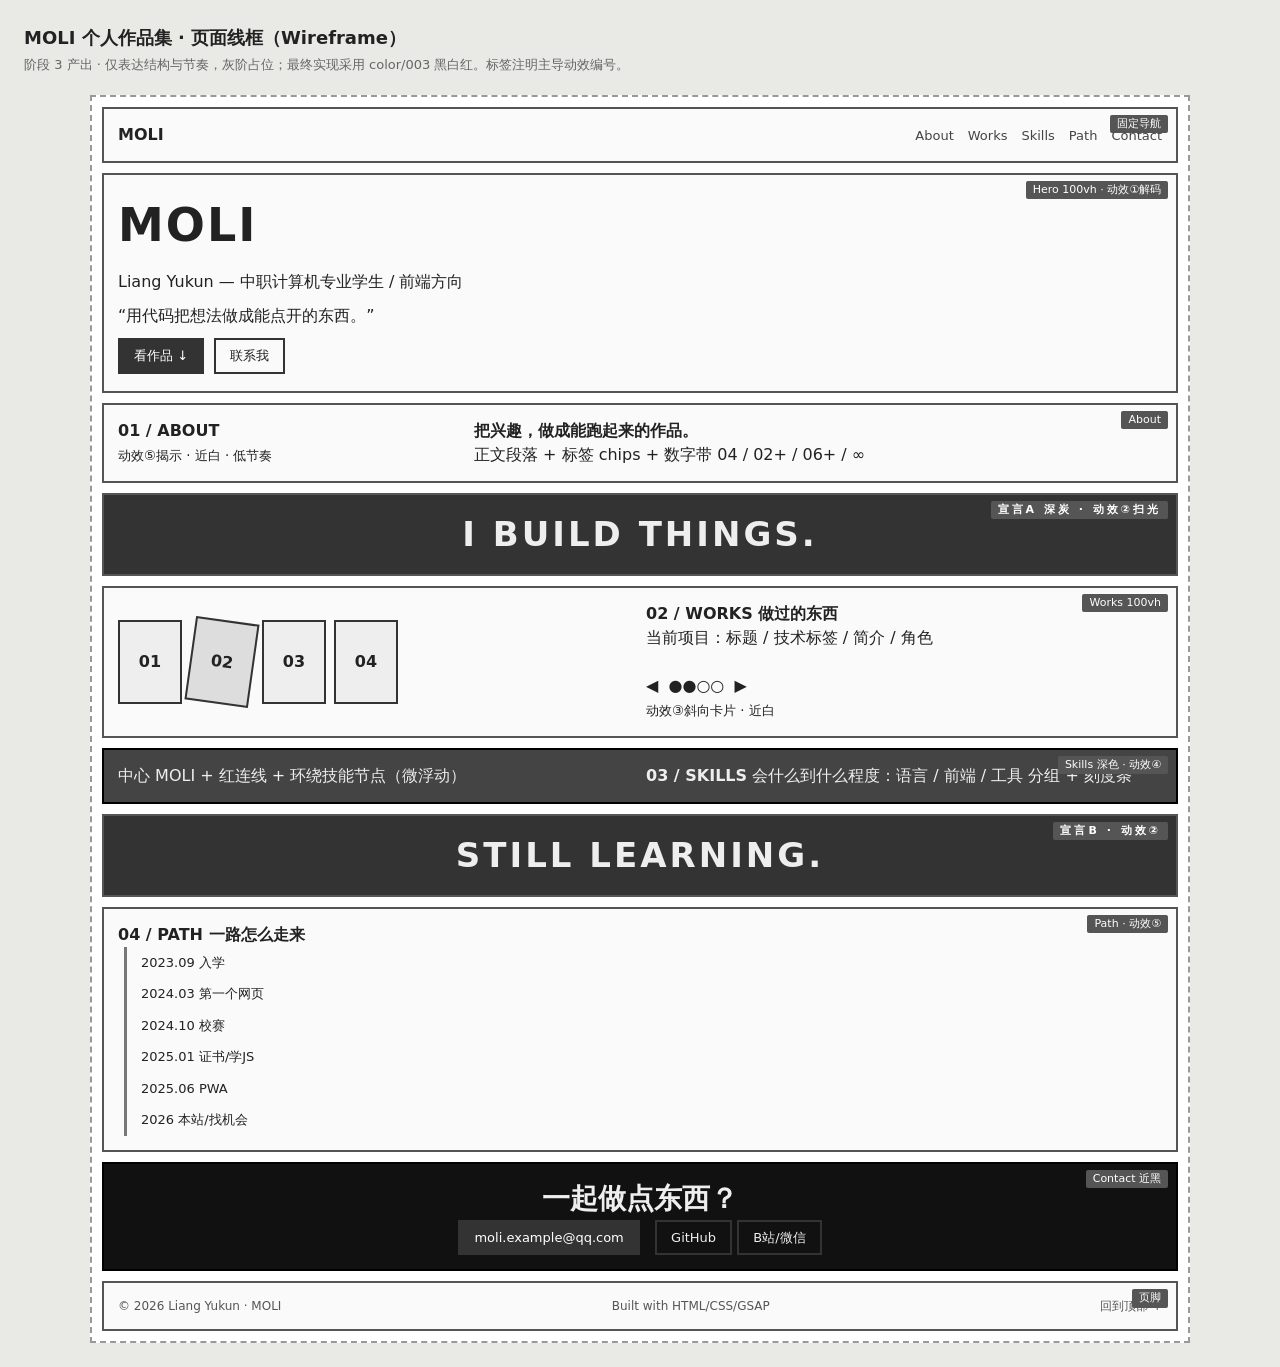
<file: docs/03-wireframe.html>
<!DOCTYPE html>
<html lang="zh-CN">
<head>
<meta charset="UTF-8">
<meta name="viewport" content="width=device-width, initial-scale=1.0">
<title>MOLI · 页面线框图（阶段3）</title>
<style>
  /* 线框稿：只用灰阶占位，不代表最终配色；最终配色为 003 黑白红 */
  *{box-sizing:border-box;margin:0;padding:0}
  body{font-family:system-ui,"Microsoft YaHei",sans-serif;background:#e9e9e6;color:#222;line-height:1.5;padding:24px}
  h1{font-size:18px;margin-bottom:4px}
  .note{color:#666;font-size:13px;margin-bottom:20px}
  .frame{max-width:1100px;margin:0 auto;border:2px dashed #999;background:#fff}
  .block{border:2px solid #555;margin:10px;padding:14px;position:relative;background:#fafafa}
  .block .tag{position:absolute;top:6px;right:8px;font-size:11px;color:#fff;background:#555;padding:1px 7px;border-radius:2px}
  .nav{display:flex;justify-content:space-between;align-items:center}
  .nav .links span{margin-left:14px;color:#444;font-size:13px}
  .hero{min-height:220px;display:flex;flex-direction:column;justify-content:center;gap:10px}
  .mega{font-size:46px;font-weight:900;letter-spacing:2px}
  .row{display:flex;gap:10px}
  .btn{border:2px solid #333;padding:6px 14px;font-size:13px;display:inline-block;width:fit-content}
  .btn.solid{background:#333;color:#fff}
  .two{display:grid;grid-template-columns:1fr 2fr;gap:12px}
  .statement{background:#333;color:#eee;text-align:center;font-size:34px;font-weight:900;letter-spacing:3px}
  .works{display:grid;grid-template-columns:1fr 1fr;gap:12px}
  .cards{display:flex;gap:8px;align-items:center}
  .card{width:64px;height:84px;border:2px solid #333;background:#eee;display:flex;align-items:center;justify-content:center;font-weight:900}
  .card:nth-child(2){transform:rotate(8deg);background:#ddd}
  .skills{display:grid;grid-template-columns:1fr 1fr;gap:12px;background:#444;color:#eee;border-color:#000}
  .skills .block{background:#555;color:#eee;border-color:#bbb}
  .timeline div{border-left:3px solid #777;padding:6px 0 6px 14px;margin-left:6px;font-size:13px}
  .contact{background:#111;color:#eee;text-align:center;border-color:#000}
  .foot{display:flex;justify-content:space-between;font-size:12px;color:#555}
  @media(max-width:720px){.two,.works,.skills{grid-template-columns:1fr}}
</style>
</head>
<body>
  <h1>MOLI 个人作品集 · 页面线框（Wireframe）</h1>
  <p class="note">阶段 3 产出 · 仅表达结构与节奏，灰阶占位；最终实现采用 color/003 黑白红。标签注明主导动效编号。</p>
  <div class="frame">
    <div class="block nav"><strong>MOLI</strong><div class="links"><span>About</span><span>Works</span><span>Skills</span><span>Path</span><span>Contact</span></div><span class="tag">固定导航</span></div>
    <div class="block hero">
      <span class="tag">Hero 100vh · 动效①解码</span>
      <div class="mega">MOLI</div>
      <div>Liang Yukun — 中职计算机专业学生 / 前端方向</div>
      <div>“用代码把想法做成能点开的东西。”</div>
      <div class="row"><span class="btn solid">看作品 ↓</span><span class="btn">联系我</span></div>
    </div>
    <div class="block two">
      <div><strong>01 / ABOUT</strong><br><small>动效⑤揭示 · 近白 · 低节奏</small></div>
      <div><strong>把兴趣，做成能跑起来的作品。</strong><br>正文段落 + 标签 chips + 数字带 04 / 02+ / 06+ / ∞</div>
      <span class="tag">About</span>
    </div>
    <div class="block statement">I BUILD THINGS.<span class="tag">宣言A 深炭 · 动效②扫光</span></div>
    <div class="block works">
      <div class="cards"><div class="card">01</div><div class="card">02</div><div class="card">03</div><div class="card">04</div></div>
      <div><strong>02 / WORKS 做过的东西</strong><br>当前项目：标题 / 技术标签 / 简介 / 角色<br><br>◀ &nbsp;●●○○ &nbsp;▶<br><small>动效③斜向卡片 · 近白</small></div>
      <span class="tag">Works 100vh</span>
    </div>
    <div class="skills block">
      <div>中心 MOLI + 红连线 + 环绕技能节点（微浮动）</div>
      <div><strong>03 / SKILLS</strong> 会什么到什么程度：语言 / 前端 / 工具 分组 + 刻度条</div>
      <span class="tag">Skills 深色 · 动效④</span>
    </div>
    <div class="block statement">STILL LEARNING.<span class="tag">宣言B · 动效②</span></div>
    <div class="block timeline">
      <strong>04 / PATH 一路怎么走来</strong>
      <div>2023.09 入学</div><div>2024.03 第一个网页</div><div>2024.10 校赛</div><div>2025.01 证书/学JS</div><div>2025.06 PWA</div><div>2026 本站/找机会</div>
      <span class="tag">Path · 动效⑤</span>
    </div>
    <div class="block contact">
      <strong style="font-size:28px">一起做点东西？</strong><br>
      <span class="btn solid">moli.example@qq.com</span> &nbsp; <span class="btn">GitHub</span> <span class="btn">B站/微信</span>
      <span class="tag">Contact 近黑</span>
    </div>
    <div class="block foot"><span>© 2026 Liang Yukun · MOLI</span><span>Built with HTML/CSS/GSAP</span><span>回到顶部 ↑</span><span class="tag">页脚</span></div>
  </div>
</body>
</html>
</file>
<file: css/variables.css>
/* =============================================================
   variables.css —— MOLI 个人作品集 · 全局设计变量
   配色来源：color/003.png（黑白红 · 强烈对比 · 现代冲击力）
   硬约束：五个主色一一对应色板，不引入色板外色相；
          衍生色只允许调整透明度，不允许改变色相。
   ============================================================= */

:root {
  /* ---------- 1. 五个主色（严格对应 color/003.png，禁止新增色相） ---------- */
  --color-bg:        #FFFFFA; /* 近白 · 页面主背景（纸感）   */
  --color-bg-sub:    #333138; /* 深炭 · 次背景/反色分区/卡片 */
  --color-text:      #000103; /* 近黑 · 主文字（在近白上）   */
  --color-text-sub:  #515052; /* 中灰 · 次文字/说明（在近白上，对比 7.99:1） */
  --color-accent:    #FF312E; /* 正红 · 全站唯一强调色       */

  /* ---------- 2. 衍生变量（仅透明度变化，色相不变） ---------- */
  /* 强调色悬停态：正红 82% 不透明 */
  --color-accent-hover: rgba(255, 49, 46, 0.82);
  /* 边框：近黑 12% */
  --color-border:       rgba(0, 1, 3, 0.12);
  /* 遮罩：近白 60%（浅色弹层）/ 近黑 55%（移动菜单、深色遮罩） */
  --color-overlay:      rgba(255, 255, 250, 0.6);
  --color-scrim:        rgba(0, 1, 3, 0.55);
  /* 反色分区上的次文字：近白 72%（叠在 --color-bg-sub 上） */
  --color-text-on-dark-sub: rgba(255, 255, 250, 0.72);
  /* 红色按钮上的文字统一用近黑（对比 5.70:1，达 AA；白字仅 3.65:1 不达标） */
  --color-on-accent:   #000103;

  /* ---------- 3. 字体族 ---------- */
  /* Display 走 CDN 加载超粗黑体，断网时回退到系统粗黑/Impact，保证双击可看 */
  --font-display: "Archivo Black", "Anton", "Arial Black", "PingFang SC",
                  "Microsoft YaHei", Impact, sans-serif;
  --font-body: -apple-system, BlinkMacSystemFont, "Segoe UI", "PingFang SC",
               "Hiragino Sans GB", "Microsoft YaHei", "Helvetica Neue", Arial,
               sans-serif;
  --font-mono: "SFMono-Regular", Consolas, "Liberation Mono", Menlo,
               "Courier New", monospace; /* 极客细节点缀 */

  /* ---------- 4. 字阶（流式排版，clamp：手机→桌面） ---------- */
  --fs-mega: clamp(3.2rem, 14vw, 11rem);   /* Hero 品牌名 MOLI */
  --fs-h1:   clamp(2.4rem, 6.5vw, 5rem);   /* 分区大标题 */
  --fs-h2:   clamp(1.7rem, 3.4vw, 2.6rem); /* 卡片/小节标题 */
  --fs-h3:   clamp(1.2rem, 2vw, 1.5rem);
  --fs-lg:   clamp(1.05rem, 1.4vw, 1.2rem);
  --fs-base: clamp(0.98rem, 1vw + 0.4rem, 1.0625rem);
  --fs-sm:   0.875rem;
  --fs-xs:   0.75rem;
  --lh-tight: 1.02;
  --lh-base:  1.65;

  /* ---------- 5. 间距阶（8pt 基准） ---------- */
  --space-2xs: 0.25rem;
  --space-xs:  0.5rem;
  --space-sm:  1rem;
  --space-md:  2rem;
  --space-lg:  4rem;
  --space-xl:  8rem;
  --space-2xl: clamp(6rem, 12vw, 12rem);
  --gutter:    clamp(1.25rem, 5vw, 6rem); /* 页面左右安全边距 */
  --maxw:      1280px;                     /* 内容最大宽度 */

  /* ---------- 6. 形状与阴影（硬边、锐利，不使用圆润大圆角） ---------- */
  --radius-xs: 2px;
  --radius-sm: 4px;
  --radius-md: 8px;
  --border-w:  2px;
  --shadow-hard: 6px 6px 0 0 var(--color-text);          /* 硬投影，呼应锐利 */
  --shadow-hard-accent: 6px 6px 0 0 var(--color-accent); /* 红色硬投影 */
  --shadow-card: 0 2px 0 0 var(--color-border);

  /* ---------- 7. 动效 token（全站统一手感，阶段 6 使用） ---------- */
  --ease-out:  cubic-bezier(0.22, 1, 0.36, 1); /* 主缓动，接近 power2/expo.out */
  --ease-inout: cubic-bezier(0.65, 0, 0.35, 1);
  --dur-enter: 0.65s;  /* 入场 */
  --dur-hover: 0.25s;  /* 悬停 */
  --dur-fast:  0.15s;
  --stagger:   0.1s;   /* 列表 stagger 间隔 */

  /* ---------- 8. 层级 ---------- */
  --z-cursor: 9999;
  --z-nav:    1000;
  --z-overlay: 900;
  --z-content: 1;
}
</file>
<file: css/style.css>
/* =============================================================
   style.css —— MOLI 个人作品集主样式（移动优先）
   颜色一律引用 variables.css 变量，不在此硬编码色值。
   命名采用 BEM 风格；只动画 transform / opacity。
   ============================================================= */

*, *::before, *::after { box-sizing: border-box; }
* { margin: 0; padding: 0; }

html {
  scroll-behavior: smooth;
  -webkit-text-size-adjust: 100%;
}

html { overflow-x: hidden; max-width: 100%; }
body {
  font-family: var(--font-body);
  font-size: var(--fs-base);
  line-height: var(--lh-base);
  color: var(--color-text);
  background: var(--color-bg);
  overflow-x: hidden;
  max-width: 100%;
  -webkit-font-smoothing: antialiased;
  text-rendering: optimizeLegibility;
}
/* 媒体与 SVG 不得撑破窄屏布局 */
img, svg { max-width: 100%; }

/* 锚点定位时为固定导航留出偏移 */
section, footer { scroll-margin-top: 72px; }

img, svg { display: block; max-width: 100%; }
a { color: inherit; text-decoration: none; }
ul, ol { list-style: none; }
button { font: inherit; color: inherit; background: none; border: none; cursor: pointer; }

::selection { background: var(--color-accent); color: var(--color-on-accent); }

.mono { font-family: var(--font-mono); }
.muted { color: var(--color-text-sub); font-size: 0.85em; }

/* 键盘可见焦点（无障碍）：唯一强调色红，焦点清晰 */
:focus-visible {
  outline: 3px solid var(--color-accent);
  outline-offset: 3px;
  border-radius: var(--radius-xs);
}

/* 跳到主内容链接 */
.skip-link {
  position: fixed; left: 12px; top: -60px;
  z-index: var(--z-cursor);
  background: var(--color-text); color: var(--color-bg);
  padding: 10px 16px; border-radius: var(--radius-sm);
  transition: top var(--dur-fast) var(--ease-out);
}
.skip-link:focus { top: 12px; }

/* ---------- 通用按钮（红色=唯一行动色） ---------- */
.btn {
  display: inline-flex; align-items: center; gap: 8px;
  font-family: var(--font-mono); font-weight: 600;
  font-size: var(--fs-sm); letter-spacing: 0.04em;
  padding: 14px 26px;
  border: var(--border-w) solid var(--color-text);
  border-radius: var(--radius-sm);
  transition: transform var(--dur-hover) var(--ease-out),
              box-shadow var(--dur-hover) var(--ease-out),
              background var(--dur-hover), color var(--dur-hover);
  will-change: transform;
}
.btn--primary {
  background: var(--color-accent);
  border-color: var(--color-accent);
  color: var(--color-on-accent); /* 红底配近黑字，对比 5.70:1 */
}
.btn--primary:hover {
  background: var(--color-accent-hover);
  transform: translate(-2px, -2px);
  box-shadow: var(--shadow-hard-accent);
}
.btn--ghost { background: transparent; color: var(--color-text); }
.btn--ghost:hover {
  background: var(--color-text); color: var(--color-bg);
  transform: translate(-2px, -2px);
  box-shadow: var(--shadow-hard);
}
.btn:active { transform: translate(1px, 1px); box-shadow: none; }
.btn--lg { font-size: var(--fs-lg); padding: 18px 34px; }

/* ---------- 通用 Section / 标题 ---------- */
.section {
  padding: var(--space-2xl) var(--gutter);
  max-width: var(--maxw);
  margin: 0 auto;
}
.section--dark, .section--ink {
  max-width: none;
  background: var(--color-bg-sub);
  color: var(--color-bg);
}
.section--ink { background: var(--color-text); }
.section__label {
  font-size: var(--fs-xs); letter-spacing: 0.28em;
  color: var(--color-text-sub);
  margin-bottom: var(--space-md);
}
.section__label--light { color: var(--color-text-on-dark-sub); }
.section__title {
  font-family: var(--font-display);
  font-size: var(--fs-h1);
  line-height: var(--lh-tight);
  letter-spacing: -0.01em;
  text-transform: uppercase;
  margin-bottom: var(--space-lg);
}
.section__title--light { color: var(--color-bg); }

/* ---------- 滚动揭示初始态：仅当「有 JS 且未启用 GSAP」时由原生方案隐藏，保证无 JS / GSAP 失败都可读 ---------- */
html.js:not(.gsap-on) [data-reveal] { opacity: 0; transform: translateY(28px); }
html.js:not(.gsap-on) [data-reveal].is-revealed {
  opacity: 1; transform: none;
  transition: opacity var(--dur-enter) var(--ease-out),
              transform var(--dur-enter) var(--ease-out);
}

/* ---------- 固定导航 ---------- */
.nav {
  position: fixed; inset: 0 0 auto 0;
  z-index: var(--z-nav);
  display: flex; align-items: center; justify-content: space-between;
  padding: 18px var(--gutter);
  background: transparent;
  transition: background var(--dur-hover), border-color var(--dur-hover);
  border-bottom: var(--border-w) solid transparent;
}
.nav.is-scrolled {
  background: var(--color-overlay);
  -webkit-backdrop-filter: blur(10px);
  backdrop-filter: blur(10px);
  border-bottom-color: var(--color-border);
}
/* 深色电影感 Hero：未滚动时导航压在深底上，用浅色；滚动出浅色毛玻璃底后回到深色 */
.nav .nav__brand,
.nav .nav__links a { color: var(--color-bg); transition: color var(--dur-hover); }
.nav .nav__toggle span { background: var(--color-bg); }
.nav.is-scrolled .nav__brand,
.nav.is-scrolled .nav__links a { color: var(--color-text); }
.nav.is-scrolled .nav__toggle span { background: var(--color-text); }
/* 移动菜单为深色全屏，打开时品牌与汉堡叉始终用浅色（即便处于滚动态） */
.nav.is-open .nav__brand,
.nav.is-open .nav__links a { color: var(--color-bg); }
.nav.is-open .nav__toggle span { background: var(--color-bg); }
.nav__brand {
  font-family: var(--font-display);
  font-size: 1.5rem; letter-spacing: 0.02em;
}
.nav__brand-dot { color: var(--color-accent); }
.nav__links { display: none; gap: 28px; }
.nav__links a {
  position: relative;
  font-family: var(--font-mono); font-size: var(--fs-sm);
  letter-spacing: 0.08em; padding: 4px 0;
}
.nav__links a::after {
  content: ""; position: absolute; left: 0; bottom: 0;
  width: 100%; height: 2px; background: var(--color-accent);
  transform: scaleX(0); transform-origin: left;
  transition: transform var(--dur-hover) var(--ease-out);
}
.nav__links a:hover::after,
.nav__links a.is-active::after { transform: scaleX(1); }

/* 汉堡按钮（移动） */
.nav__toggle {
  display: inline-flex; flex-direction: column; gap: 6px;
  width: 40px; height: 40px; align-items: center; justify-content: center;
}
.nav__toggle span {
  width: 26px; height: 2px; background: var(--color-text);
  transition: transform var(--dur-hover) var(--ease-out), opacity var(--dur-fast);
}
.nav.is-open .nav__toggle span:first-child { transform: translateY(4px) rotate(45deg); }
.nav.is-open .nav__toggle span:last-child { transform: translateY(-4px) rotate(-45deg); }

/* 移动端全屏菜单 */
.mobile-menu {
  position: fixed; inset: 0; z-index: var(--z-overlay);
  background: var(--color-text); color: var(--color-bg);
  display: flex; align-items: center;
  padding: 0 var(--gutter);
  clip-path: inset(0 0 100% 0);
  transition: clip-path var(--dur-enter) var(--ease-out);
  pointer-events: none;
}
.mobile-menu.is-open { clip-path: inset(0 0 0 0); pointer-events: auto; }
.mobile-menu nav { display: flex; flex-direction: column; gap: 8px; width: 100%; }
.mobile-menu a {
  font-family: var(--font-display);
  font-size: var(--fs-h2);
  display: flex; align-items: baseline; gap: 16px;
  padding: 10px 0; border-bottom: 1px solid var(--color-bg-sub);
}
.mobile-menu a span {
  font-family: var(--font-mono); font-size: var(--fs-xs);
  color: var(--color-text-on-dark-sub);
}

/* 语言切换钮：mono 描边 pill，配色跟随导航三态（Hero 浅 / 滚动态深 / 菜单态浅） */
.nav { gap: 14px; }
.nav__lang {
  font-family: var(--font-mono); font-size: var(--fs-xs); letter-spacing: 0.14em;
  line-height: 1; padding: 7px 12px;
  color: var(--color-bg); background: transparent;
  border: 1px solid currentColor; border-radius: var(--radius-sm);
  transition: background var(--dur-hover), color var(--dur-hover), border-color var(--dur-hover);
}
.nav.is-scrolled .nav__lang { color: var(--color-text); }
.nav.is-open .nav__lang { color: var(--color-bg); }
.nav__lang:hover {
  background: var(--color-accent); border-color: var(--color-accent); color: var(--color-on-accent);
}
/* 移动全屏菜单内的整宽语言钮（菜单改纵向排列） */
.mobile-menu { flex-direction: column; justify-content: center; }
.mobile-menu__lang {
  width: 100%; margin-top: 22px;
  font-family: var(--font-mono); font-size: var(--fs-xs); letter-spacing: 0.14em;
  padding: 14px 16px; text-align: center;
  color: var(--color-bg); background: transparent;
  border: 1px solid rgba(255, 255, 250, 0.45); border-radius: var(--radius-sm);
  transition: background var(--dur-hover), border-color var(--dur-hover);
}
.mobile-menu__lang:hover { background: var(--color-accent); border-color: var(--color-accent); }

/* ---------- GSAP 渐进增强：平滑滚动容器与文字遮罩 ---------- */
#smooth-wrapper { position: relative; width: 100%; overflow: hidden; }
#smooth-content { will-change: transform; }
/* SplitText 逐行遮罩：行从遮罩下方上推 */
.split-mask { display: block; overflow: hidden; padding-bottom: 0.06em; margin-bottom: -0.06em; }
.split-line { display: block; will-change: transform; }
.split-char { display: inline-block; will-change: transform; }
/* 磁吸按钮由 JS 写入 transform，关闭自身过渡避免抖动 */
.btn.is-magnetic { transition: background var(--dur-hover), border-color var(--dur-hover), color var(--dur-hover); }
/* 减少动态效果时由 reduced-motion 媒体查询统一兜底 */

/* ---------- HERO ---------- */
.hero {
  min-height: 100svh;
  display: flex; flex-direction: column; justify-content: center;
  gap: clamp(14px, 2.4vh, 26px);
  padding: 96px var(--gutter) 60px;
  position: relative;
}
.hero__meta {
  font-size: var(--fs-xs); letter-spacing: 0.22em;
  color: var(--color-text-sub);
}
.hero__name {
  font-family: var(--font-display);
  font-size: var(--fs-mega);
  line-height: 0.9;
  letter-spacing: -0.02em;
  position: relative;
}
.hero__name-text { display: inline-block; white-space: nowrap; }
/* 解码中的字符：乱码灰、当前字符红（均为大号展示，满足图形对比） */
.hero__name-text .dc { color: var(--color-text-sub); }
.hero__name-text .dc-active { color: var(--color-accent); }
.hero__role {
  font-size: var(--fs-lg); color: var(--color-text);
  letter-spacing: 0.02em; min-height: 1.6em;
}
.hero__role .dc { color: var(--color-text-sub); }
.hero__tagline { font-size: var(--fs-h3); font-weight: 600; }
.hero__tagline-sub { font-size: 0.6em; color: var(--color-text-sub); font-weight: 400; }
.hero__cta { display: flex; flex-wrap: wrap; gap: 16px; margin-top: var(--space-sm); }
.hero__scroll {
  position: absolute; bottom: 28px; left: var(--gutter);
  display: inline-flex; align-items: center; gap: 12px;
  font-size: var(--fs-xs); letter-spacing: 0.3em; color: var(--color-text-sub);
}
.hero__scroll-line {
  width: 1px; height: 42px; background: var(--color-text-sub);
  animation: scrollPulse 1.8s var(--ease-inout) infinite;
  transform-origin: top;
}
@keyframes scrollPulse {
  0% { transform: scaleY(0); } 45% { transform: scaleY(1); transform-origin: top; }
  55% { transform-origin: bottom; } 100% { transform: scaleY(0); transform-origin: bottom; }
}

/* ---------- ABOUT ---------- */
.about__grid {
  display: grid; gap: var(--space-md);
  grid-template-columns: 1fr;
}
.about__body p { margin-bottom: var(--space-sm); max-width: 62ch; }
.about__body strong { font-weight: 700; box-shadow: inset 0 -0.5em 0 var(--color-accent-hover); }
.about__tags { display: flex; flex-wrap: wrap; gap: 10px; margin-top: var(--space-md); }
.about__tags li {
  font-family: var(--font-mono); font-size: var(--fs-xs);
  border: 1px solid var(--color-border);
  padding: 6px 12px; border-radius: var(--radius-sm);
}
.about__stats {
  display: grid; grid-template-columns: repeat(2, 1fr);
  gap: 1px; margin-top: var(--space-lg);
  background: var(--color-border);
  border: 1px solid var(--color-border);
}
.about__stats > div {
  background: var(--color-bg);
  padding: var(--space-md) var(--space-sm);
}
.about__num {
  font-family: var(--font-display); font-size: var(--fs-h1);
  line-height: 1;
}
.about__num-plus { color: var(--color-accent); }
.about__num--accent { color: var(--color-accent); }
.about__stats dd { color: var(--color-text-sub); font-size: var(--fs-sm); margin-top: 6px; }

/* ---------- 大字宣言分隔带（机制改编自 gta6 scrolling gradients，已去色） ---------- */
.statement {
  position: relative; overflow: hidden;
  min-height: 46vh;
  display: flex; flex-direction: column;
  align-items: center; justify-content: center;
  text-align: center; gap: 14px;
  padding: var(--space-lg) var(--gutter);
}
.statement--dark { background: var(--color-bg-sub); }
.statement--light { background: var(--color-bg); }
.statement__text {
  font-family: var(--font-display);
  font-size: var(--fs-mega);
  line-height: 0.9; letter-spacing: -0.02em;
  --gy: 50%;
  user-select: none;
}
.statement--dark .statement__text { color: var(--color-bg); }
.statement--light .statement__text { color: var(--color-text); }
/* 仅在支持 background-clip:text 时启用单色径向 + 一处红扫光 */
@supports ((-webkit-background-clip: text) or (background-clip: text)) {
  .statement__text {
    background-image: radial-gradient(circle at 50% var(--gy),
      var(--color-accent) 0%,
      var(--color-bg) 24%,
      var(--color-text-on-dark-sub) 58%,
      var(--color-bg-sub) 100%);
    -webkit-background-clip: text; background-clip: text;
    -webkit-text-fill-color: transparent; color: transparent;
  }
  .statement--light .statement__text {
    background-image: radial-gradient(circle at 50% var(--gy),
      var(--color-accent) 0%,
      var(--color-text) 26%,
      var(--color-text-sub) 66%,
      var(--color-bg) 100%);
  }
}
.statement__sub {
  font-size: var(--fs-xs); letter-spacing: 0.3em;
  color: var(--color-text-on-dark-sub);
}
.statement--light .statement__sub { color: var(--color-text-sub); }

/* 宣言带交互微粒场（JS 注入，改编自 CodePen Shape Wave）：铺底、不挡事件，文字在上层 */
.shape-field {
  position: absolute; inset: 0; width: 100%; height: 100%;
  z-index: 0; pointer-events: none;
}
.statement > *:not(.shape-field) { position: relative; z-index: 1; }
@media (prefers-reduced-motion: reduce) { .shape-field { display: none; } }

/* ---------- WORKS 斜向卡片队列（机制改编自 diagonal-carousel，原生+GSAP 重写） ---------- */
.works__stage {
  display: grid; gap: var(--space-lg);
  grid-template-columns: 1fr;
  margin-top: var(--space-md);
}
.works__deck {
  position: relative;
  min-height: 320px;
  z-index: 1;
}
.work-card {
  position: absolute; top: 50%; left: 50%;
  width: clamp(180px, 26vw, 230px);
  aspect-ratio: 3 / 4;
  display: flex; flex-direction: column; justify-content: space-between;
  text-align: left;
  background: var(--color-bg-sub); color: var(--color-bg);
  border: var(--border-w) solid var(--color-text);
  border-radius: var(--radius-md);
  padding: 20px;
  transform: translate(-50%, -50%);
  transition: box-shadow var(--dur-hover) var(--ease-out),
              border-color var(--dur-hover);
  will-change: transform;
}
.work-card__index {
  font-family: var(--font-display); font-size: 2.4rem; line-height: 1;
  color: var(--color-text-on-dark-sub);
}
.work-card__name { font-family: var(--font-display); font-size: 1.3rem; line-height: 1.05; }
.work-card__year { font-size: var(--fs-xs); letter-spacing: 0.2em; color: var(--color-text-on-dark-sub); }
.work-card.is-active {
  border-color: var(--color-accent);
  box-shadow: var(--shadow-hard-accent);
}
.work-card.is-active .work-card__index { color: var(--color-accent); }

.works__panel { position: relative; z-index: 2; background: var(--color-bg); min-height: 260px; display: flex; flex-direction: column; justify-content: center; }
.work-detail { animation: detailIn var(--dur-enter) var(--ease-out); }
@keyframes detailIn { from { opacity: 0; transform: translateY(14px); } to { opacity: 1; transform: none; } }
.work-detail__title { font-family: var(--font-display); font-size: var(--fs-h2); margin-bottom: 10px; }
.work-detail__tags { font-size: var(--fs-xs); letter-spacing: 0.14em; color: var(--color-accent); margin-bottom: 16px; }
.work-detail__desc { max-width: 52ch; margin-bottom: 16px; }
.work-detail__meta { display: flex; flex-wrap: wrap; gap: 8px 24px; color: var(--color-text-sub); font-size: var(--fs-sm); }
.works__controls { display: flex; align-items: center; gap: 18px; margin-top: var(--space-md); }
.works__arrow {
  width: 48px; height: 48px; border: var(--border-w) solid var(--color-text);
  border-radius: 50%; font-size: 1.1rem;
  transition: background var(--dur-hover), color var(--dur-hover), transform var(--dur-hover);
}
.works__arrow:hover { background: var(--color-text); color: var(--color-bg); transform: scale(1.08); }
.works__dots { display: flex; gap: 10px; }
.works__dot { width: 10px; height: 10px; border-radius: 50%; background: var(--color-border); border: 1px solid var(--color-text-sub); transition: width var(--dur-hover), background var(--dur-hover); }
.works__dot.is-active { width: 28px; border-radius: 6px; background: var(--color-accent); border-color: var(--color-accent); }

/* ---------- SKILLS（深色反色）：从想法到上线 · 六步构建流水线 ----------
   不标熟练度百分比，改以「想法 → 上线」的构建流程呈现能力；
   红色主轴随滚动描下、节点依次点亮（机制仍改编自节点连线 / 滚动描线）。 */
.build__lead {
  font-size: var(--fs-sm);
  color: var(--color-text-on-dark-sub);
  letter-spacing: 0.02em;
  margin: calc(var(--space-md) * -0.5) 0 var(--space-md);
  max-width: 760px;
}
.build { position: relative; max-width: 980px; margin-top: var(--space-sm); }
.build__steps { list-style: none; margin: 0; padding: 0; }
.build__step { position: relative; padding: 0 0 var(--space-md) 52px; }
.build__step:last-child { padding-bottom: 0; }

/* 红色主轴：底轨 + 随滚动生长的填充（JS 改 scaleY；无 JS / 减少动态直接满铺） */
.build__spine {
  position: absolute; left: 13px; top: 12px; bottom: 14px;
  width: 2px; border-radius: 2px;
  background: rgba(255, 255, 250, 0.14);
  overflow: hidden;
}
.build__spine-fill {
  position: absolute; inset: 0; border-radius: 2px;
  background: var(--color-accent);
  transform: scaleY(0); transform-origin: top;
}
.build__spine-fill.is-on { transform: scaleY(1); }
html.no-js .build__spine-fill { transform: scaleY(1); }

/* 节点：空心圆，步骤点亮后圆心填红 */
.build__node {
  position: absolute; left: 0; top: 6px;
  width: 28px; height: 28px; border-radius: 50%;
  background: var(--color-bg-sub);
  border: 2px solid rgba(255, 255, 250, 0.34);
  transition: border-color var(--dur-hover), box-shadow var(--dur-hover), transform var(--dur-hover);
}
.build__node::after {
  content: ""; position: absolute; inset: 7px; border-radius: 50%;
  background: var(--color-accent);
  transform: scale(0); transition: transform 0.4s var(--ease-out);
}
.build__step.is-on .build__node { border-color: var(--color-accent); box-shadow: 0 0 0 4px rgba(255, 49, 46, 0.12); }
.build__step.is-on .build__node::after { transform: scale(1); }
html.no-js .build__node { border-color: var(--color-accent); }
html.no-js .build__node::after { transform: scale(1); }

/* 每一步的内容卡 */
.build__body {
  border: 1px solid rgba(255, 255, 250, 0.1);
  border-left: 2px solid transparent;
  border-radius: var(--radius-md);
  padding: var(--space-sm) var(--space-md);
  background: rgba(255, 255, 250, 0.025);
  transition: transform var(--dur-hover) var(--ease-out), background var(--dur-hover), border-color var(--dur-hover);
}
.build__head { display: flex; align-items: baseline; gap: 14px; flex-wrap: wrap; }
.build__no { font-size: var(--fs-h3); font-weight: 700; letter-spacing: 0.06em; color: var(--color-accent); }
.build__title {
  font-family: var(--font-display); font-size: var(--fs-h3);
  color: var(--color-bg); display: inline-flex; align-items: baseline; gap: 10px;
}
.build__en { font-family: var(--font-mono); font-size: var(--fs-xs); font-weight: 400; letter-spacing: 0.22em; color: var(--color-text-on-dark-sub); }
.build__desc { margin-top: 8px; max-width: 62ch; line-height: var(--lh-base); color: var(--color-text-on-dark-sub); }
.build__tags { list-style: none; display: flex; flex-wrap: wrap; gap: 8px; margin: 12px 0 0; padding: 0; }
.build__tags li {
  font-family: var(--font-mono); font-size: var(--fs-xs); letter-spacing: 0.02em;
  color: var(--color-bg);
  border: 1px solid rgba(255, 255, 250, 0.26);
  border-radius: var(--radius-sm); padding: 4px 10px;
}
@media (hover: hover) {
  .build__step:hover .build__body { transform: translateX(6px); background: rgba(255, 255, 250, 0.05); border-color: rgba(255, 255, 250, 0.18); }
  .build__step:hover .build__node { transform: scale(1.12); }
}

/* 底部：也会一点 + 诚实声明 */
.build__foot { max-width: 980px; margin-top: var(--space-md); padding-top: var(--space-md); border-top: 1px solid rgba(255, 255, 250, 0.12); }
.build__also { margin: 0; }
.build__also-k { color: var(--color-accent); font-size: var(--fs-sm); letter-spacing: 0.02em; }
.build__tags--plain { margin-top: 10px; }
.build__note { margin-top: var(--space-sm); color: var(--color-text-on-dark-sub); }

/* =============================================================
   04 PATH · 纵向滚动驱动的横向时间线
   机制改编自 horizontal-scroll-section(GSAP ScrollTrigger pin)
   ============================================================= */
.section.hpath-section { max-width: none; padding: 0; margin: 0; position: relative; }
.hpath {
  position: relative; height: 100svh; min-height: 560px;
  display: flex; align-items: center; overflow: hidden;
}
.hpath__label {
  position: absolute; top: clamp(1.4rem, 4vh, 3rem); left: var(--gutter);
  margin: 0; z-index: 3;
}
.hpath__viewport { position: relative; width: 100%; height: 100%; overflow: hidden; }
.hpath__track {
  position: absolute; left: 0; top: 0; height: 100%;
  display: flex; align-items: center; gap: clamp(2rem, 6vw, 6rem);
  padding: 0 var(--gutter); will-change: transform;
}
/* 贯穿底部的圆润 SVG 路线（置底、在卡片之下；只显示滚动描红过程，不铺灰色底线，保持神秘感） */
.hpath__route {
  position: absolute; left: 0; top: 0; z-index: 0;
  width: 100%; height: 100%; overflow: visible; pointer-events: none;
}
.hpath__route-prog {
  fill: none; stroke: var(--color-accent); stroke-width: 13;
  stroke-linecap: round; stroke-linejoin: round;
}

.hpanel { position: relative; z-index: 1; flex: 0 0 auto; width: clamp(280px, 34vw, 420px); }
.hpanel--intro { width: clamp(300px, 40vw, 520px); }
.hpanel--intro .section__title { margin-bottom: var(--space-sm); }
.hpanel__lead { color: var(--color-text-sub); font-size: var(--fs-lg); margin-bottom: var(--space-md); }
.hpanel__cue { color: var(--color-accent); letter-spacing: 0.28em; font-size: var(--fs-xs); }
.hpanel__cue--h { display: none; }
/* 图片下方留出足够留白，让粗红线在图底蜿蜒时不压到日期/标题 */
.hpanel__media { margin-bottom: 40px; }
/* 图片占位（图二黄色块）：本主题用深炭块 + 细网格，替换为 <img> 即可 */
.hpanel__img {
  position: relative; aspect-ratio: 4 / 3; border: 2px solid var(--color-text);
  background-color: var(--color-bg-sub);
  background-image:
    linear-gradient(45deg, rgba(255,255,250,.05) 25%, transparent 25%, transparent 75%, rgba(255,255,250,.05) 75%),
    linear-gradient(45deg, rgba(255,255,250,.05) 25%, transparent 25%, transparent 75%, rgba(255,255,250,.05) 75%);
  background-size: 22px 22px; background-position: 0 0, 11px 11px;
  display: grid; place-items: center; overflow: hidden;
  cursor: zoom-in; transition: border-color 0.3s ease, transform 0.4s var(--ease-out);
}
.hpanel__img:hover { border-color: var(--color-accent); }
.hpanel__img::after {
  content: ""; position: absolute; left: 0; top: 0; width: 100%; height: 4px; background: var(--color-accent);
}
/* 右上角放大提示角标 */
.hpanel__img::before {
  content: "⤢"; position: absolute; right: 10px; bottom: 8px; z-index: 2;
  color: var(--color-text-on-dark-sub); font-size: 1.1rem; line-height: 1;
  opacity: 0; transform: scale(0.6); transition: opacity 0.3s ease, transform 0.3s var(--ease-out), color 0.3s;
}
.hpanel__img:hover::before { opacity: 1; transform: scale(1); color: var(--color-accent); }
.hpanel__imgtag { color: var(--color-text-on-dark-sub); letter-spacing: 0.2em; font-size: var(--fs-xs); }
.hpanel__date { color: var(--color-accent); letter-spacing: 0.18em; font-weight: 600; }
.hpanel__title { font-family: var(--font-display); font-size: var(--fs-h3); margin: 6px 0; line-height: 1.25; }
.hpanel__desc { color: var(--color-text-sub); }
/* 横向进度条 */
.hpath__bar {
  position: absolute; left: var(--gutter); right: var(--gutter); bottom: clamp(1.2rem, 3.4vh, 2.4rem);
  height: 2px; background: var(--color-border); z-index: 3;
}
.hpath__bar i { display: block; height: 100%; width: 0; background: var(--color-accent); }

/* 无 GSAP / 减少动态 / 移动端：改为干净的原生横向滑动（不 pin、不绘制 SVG 路线） */
.hpath-section.is-native .hpath { height: auto; min-height: 0; display: block; padding: var(--space-2xl) 0 var(--space-lg); overflow: visible; align-items: stretch; }
.hpath-section.is-native .hpath__label { position: static; display: block; margin: 0 var(--gutter) var(--space-md); }
.hpath-section.is-native .hpath__viewport {
  overflow-x: auto; overflow-y: hidden; scroll-snap-type: x proximity; -webkit-overflow-scrolling: touch;
  scrollbar-width: none; -ms-overflow-style: none; /* Firefox / 旧 IE 隐藏滚动条 */
}
.hpath-section.is-native .hpath__viewport::-webkit-scrollbar { display: none; width: 0; height: 0; }
/* 原生横滑时：提示语换成“左右滑动”，隐藏桌面的向下滚动提示 */
.hpath-section.is-native .hpanel__cue--v { display: none; }
.hpath-section.is-native .hpanel__cue--h { display: inline-block; }
.hpath-section.is-native .hpath__track { position: relative; transform: none !important; padding: 4px var(--gutter) var(--space-md); height: auto; align-items: flex-start; }
.hpath-section.is-native .hpanel { scroll-snap-align: center; }
.hpath-section.is-native .hpath__route,
.hpath-section.is-native .hpath__bar { display: none; }
.hpath-section.is-native .hpanel__media { margin-bottom: var(--space-sm); }

/* =============================================================
   05 SOCIALS · 链式展开手风琴
   机制改编自 cool-layout-with-complex-chainable-animation，黑白红重写
   ============================================================= */
.socials__note { margin-top: var(--space-md); }
.acc {
  display: flex; gap: 1px; margin-top: var(--space-md);
  height: clamp(380px, 56vh, 520px);
  border: 1px solid var(--color-border); background: var(--color-border);
  overflow: hidden;
}
.acc__item {
  position: relative; flex: 0 0 auto; width: 74px; height: 100%;
  background: var(--color-text); color: var(--color-bg);
  overflow: hidden; cursor: pointer; user-select: none;
  transition: width 0.7s var(--ease-out), background 0.45s ease;
}
.acc__item:nth-child(even) { background: #16161a; }
.acc__item:not(.is-active):hover { width: 92px; background: var(--color-bg-sub); }
.acc__item:not(.is-active):hover .acc__glyph { color: var(--color-accent); }
.acc__item:not(.is-active):hover .acc__idx { transform: translateY(-6px); color: rgba(255,49,46,.4); }
.acc__item.is-active { flex: 1 1 auto; width: 50%; background: var(--color-bg); color: var(--color-text); cursor: default; }
.acc__item.is-active:nth-child(even) { background: var(--color-bg); }

.acc__rail {
  position: absolute; inset: 0; z-index: 2;
  display: flex; flex-direction: column; align-items: center; justify-content: space-between;
  padding: 24px 0; transition: opacity 0.25s ease;
}
.acc__glyph { width: 26px; height: 26px; color: var(--color-bg); transition: color 0.25s ease; }
.acc__name {
  display: flex; flex-direction: column; align-items: center; gap: 12px;
  font-family: var(--font-display); font-size: 1.02rem; letter-spacing: 0.12em;
  writing-mode: vertical-rl; text-orientation: upright;
}
.acc__en { font-family: var(--font-mono); font-style: normal; font-size: 0.58rem; letter-spacing: 0.24em; color: var(--color-text-on-dark-sub); writing-mode: vertical-rl; }
.acc__idx { font-family: var(--font-display); font-size: 2.2rem; color: rgba(255,255,250,.16); transition: transform 0.4s var(--ease-out), color 0.3s; }
.acc__item.is-active .acc__rail { opacity: 0; pointer-events: none; }

.acc__panel {
  position: absolute; inset: 0; z-index: 1; padding: clamp(24px, 3.4vw, 52px);
  display: flex; flex-direction: column; align-items: flex-start; justify-content: center; gap: 13px;
  border-left: 5px solid var(--color-accent);
  opacity: 0; pointer-events: none; transform: translateY(18px);
  transition: opacity 0.45s 0.18s ease, transform 0.55s 0.18s var(--ease-out);
}
.acc__item.is-active .acc__panel { opacity: 1; pointer-events: auto; transform: none; }
.acc__glyph--big { width: 52px; height: 52px; color: var(--color-accent); }
.acc__h { font-family: var(--font-display); font-size: var(--fs-h2); display: flex; align-items: baseline; gap: 12px; }
.acc__h .mono { font-family: var(--font-mono); font-size: var(--fs-sm); color: var(--color-text-sub); letter-spacing: 0.18em; }
.acc__handle { color: var(--color-accent); font-weight: 600; letter-spacing: 0.06em; }
.acc__desc { color: var(--color-text-sub); max-width: 44ch; }
.acc__stats { display: flex; gap: clamp(20px, 3vw, 40px); margin: 4px 0 8px; }
.acc__stats b { font-family: var(--font-display); font-size: 1.7rem; display: block; line-height: 1; }
.acc__stats span { font-size: var(--fs-xs); color: var(--color-text-sub); letter-spacing: 0.16em; }
.acc__close {
  position: absolute; top: 14px; right: 16px; width: 40px; height: 40px;
  border: 1px solid var(--color-border); background: var(--color-bg); color: var(--color-text);
  font-size: 1.4rem; line-height: 1; cursor: pointer; opacity: 0; pointer-events: none;
  transition: background 0.2s, color 0.2s, opacity 0.3s 0.3s;
}
.acc__item.is-active .acc__close { opacity: 1; pointer-events: auto; }
.acc__close:hover { background: var(--color-accent); color: var(--color-on-accent); border-color: var(--color-accent); }
.acc__item:focus-visible { outline: 3px solid var(--color-accent); outline-offset: -3px; }

/* =============================================================
   05 HONORS · 3D 堆叠牌堆（改编自 3d-card-slidergsap）
   ============================================================= */
.honors__layout { display: grid; grid-template-columns: minmax(260px, 0.85fr) 1.15fr; gap: clamp(1.5rem, 4vw, 4rem); align-items: center; margin-top: var(--space-md); }
.honors__intro .section__title { margin-bottom: var(--space-sm); }
.honors__lead { color: var(--color-text-sub); max-width: 38ch; margin-bottom: var(--space-md); }
.honors__ctrl { display: flex; align-items: center; gap: 16px; margin-bottom: var(--space-sm); }
.hbtn {
  width: 52px; height: 52px; border: 2px solid var(--color-text); background: var(--color-bg);
  font-size: 1.2rem; line-height: 1; cursor: pointer; color: var(--color-text);
  transition: background 0.2s, color 0.2s, transform 0.25s var(--ease-out);
}
.hbtn:hover { background: var(--color-accent); border-color: var(--color-accent); color: var(--color-on-accent); transform: translateY(-3px); }
.hbtn:active { transform: translateY(0); }
.honors__count { font-size: 1.1rem; letter-spacing: 0.12em; display: flex; gap: 6px; align-items: baseline; }
.honors__count b { font-family: var(--font-display); font-size: 1.7rem; color: var(--color-accent); }
.honors__count i { font-style: normal; color: var(--color-text-sub); }
.honors__dots { display: flex; gap: 8px; margin-bottom: var(--space-sm); }
.honors__dots button {
  width: 22px; height: 4px; border: 0; padding: 0; cursor: pointer;
  background: var(--color-border); transition: background 0.25s, width 0.3s var(--ease-out);
}
.honors__dots button.is-active { background: var(--color-accent); width: 38px; }
.honors__hint { font-size: var(--fs-xs); }

.honors__stage { position: relative; height: clamp(360px, 46vh, 460px); perspective: 1100px; }
.hdeck { position: absolute; inset: 0; transform-style: preserve-3d; }
.hcard {
  position: absolute; left: 50%; top: 50%;
  width: min(460px, 100%); height: clamp(280px, 34vh, 320px);
  background: var(--color-text); color: var(--color-bg);
  border: 1px solid rgba(255,255,250,.14);
  padding: clamp(22px, 3vw, 34px); cursor: pointer; user-select: none;
  display: flex; flex-direction: column; justify-content: space-between;
  box-shadow: 0 24px 60px rgba(0,1,3,.35); will-change: transform;
  transform: translate(-50%, -50%);
}
.hcard::before { content: ""; position: absolute; left: 0; top: 0; width: 100%; height: 5px; background: var(--color-accent); transform: scaleX(0); transform-origin: left; transition: transform 0.5s var(--ease-out); }
.hcard.is-front::before { transform: scaleX(1); }
.hcard.is-front { border-color: rgba(255,49,46,.55); }
.hcard__top { display: flex; justify-content: space-between; align-items: center; }
.hcard__year { color: var(--color-accent); letter-spacing: 0.18em; font-weight: 600; }
.hcard__tag {
  font-size: var(--fs-xs); letter-spacing: 0.24em; color: var(--color-text-on-dark-sub);
  border: 1px solid rgba(255,255,250,.28); padding: 4px 10px; border-radius: 2px;
}
.hcard__title { font-family: var(--font-display); font-size: clamp(1.5rem, 2.4vw, 2.1rem); line-height: 1.15; margin: 14px 0 8px; }
.hcard__org { color: var(--color-accent); font-size: var(--fs-sm); margin-bottom: 10px; }
.hcard__desc { color: var(--color-text-on-dark-sub); font-size: var(--fs-sm); max-width: 42ch; }
.hcard__body { will-change: transform; }

/* 无 GSAP / 减少动态：静态纵向铺开，全部可读，不依赖层叠 */
.honors__stage.is-static { height: auto; perspective: none; }
.is-static .hdeck { position: static; display: grid; gap: 14px; }
.is-static .hcard { position: static; transform: none; width: 100%; height: auto; cursor: default; }
.is-static .hcard::before { transform: scaleX(1); }
.is-static .honors__ctrl, .is-static .honors__dots { display: none; }

@media (max-width: 900px) {
  .honors__layout { grid-template-columns: 1fr; gap: var(--space-md); }
}

/* 移动端：手风琴改为纵向堆叠，PATH 原生横滑 */
@media (max-width: 767px) {
  .acc { flex-direction: column; height: auto; }
  .acc__item { width: 100%; height: 60px; transition: height 0.6s var(--ease-out), background 0.4s; }
  .acc__item:not(.is-active):hover { width: 100%; }
  .acc__item.is-active { width: 100%; height: 380px; }
  .acc__rail { flex-direction: row; justify-content: space-between; align-items: center; padding: 0 20px; }
  .acc__name, .acc__en { writing-mode: horizontal-tb; text-orientation: mixed; flex-direction: row; }
  .acc__name { flex-direction: row; gap: 10px; font-size: 0.98rem; }
  .acc__idx { font-size: 1.3rem; }
  /* 移动端 PATH：纯原生横滑卡片，不出 SVG，卡片更宽、间距更紧凑 */
  .hpanel { width: 80vw; }
  .hpanel--intro { width: 84vw; }
  .hpath-section.is-native .hpath__track { gap: 20px; }
  .hpanel__img { aspect-ratio: 16 / 10; }
  .honors__stage { height: 340px; }
  .hcard { width: 86vw; height: 280px; }
  .hbtn { width: 48px; height: 48px; }
}

/* ---------- CONTACT ---------- */
.contact { text-align: left; padding-top: var(--space-2xl); padding-bottom: var(--space-2xl); }
.contact__title {
  font-family: var(--font-display);
  font-size: var(--fs-mega); line-height: 0.92;
  color: var(--color-bg); margin: var(--space-sm) 0;
}
.contact__sub { color: var(--color-text-on-dark-sub); max-width: 52ch; margin-bottom: var(--space-md); }
.contact__actions { display: flex; flex-direction: column; align-items: flex-start; gap: var(--space-md); }
.contact__links { display: flex; flex-wrap: wrap; gap: 22px; }
.contact__link {
  position: relative; font-family: var(--font-mono); font-size: var(--fs-sm);
  color: var(--color-bg); padding-bottom: 3px;
  border-bottom: 2px solid var(--color-accent);
  transition: color var(--dur-hover);
}
.contact__link:hover { color: var(--color-accent); }

/* ---------- FOOTER ---------- */
.footer {
  background: var(--color-text); color: var(--color-text-on-dark-sub);
  display: flex; flex-direction: column; gap: 8px;
  padding: var(--space-md) var(--gutter);
  font-size: var(--fs-xs);
}
.footer__mid { letter-spacing: 0.12em; }
.footer__top { color: var(--color-bg); align-self: flex-start; }
.footer__top:hover { color: var(--color-accent); }

/* =============================================================
   自定义跟随光标（仅桌面精细指针；白色反色圆，mix-blend 自动适配黑白红）
   ============================================================= */
.cursor {
  position: fixed; top: 0; left: 0; z-index: 9998;
  width: 32px; height: 32px; border-radius: 50%;
  background: #fff; mix-blend-mode: difference;
  pointer-events: none; will-change: transform;
  opacity: 0; /* 无 JS / 触屏 / 无 GSAP 时不显示，系统光标照常 */
}
@media (pointer: coarse) { .cursor { display: none !important; } }

/* =============================================================
   图片灯箱（点击放大）
   ============================================================= */
.lightbox {
  position: fixed; inset: 0; z-index: 9990;
  display: flex; flex-direction: column; align-items: center; justify-content: center;
  gap: 16px; padding: 5vh 5vw;
  background: rgba(0, 1, 3, 0.94);
  opacity: 0; pointer-events: none; transition: opacity 0.35s ease;
}
.lightbox.is-open { opacity: 1; pointer-events: auto; }
html.lb-open { overflow: hidden; }
.lightbox__stage {
  max-width: 92vw; max-height: 80vh; display: grid; place-items: center;
}
.lightbox__img {
  max-width: 92vw; max-height: 78vh; object-fit: contain; display: block;
  border: 2px solid var(--color-bg); box-shadow: 0 30px 80px rgba(0,0,0,.6);
}
.lightbox__img[hidden] { display: none; }
/* 暂无真实图片时的放大占位（与主题一致的深炭块） */
.lightbox__ph {
  width: min(860px, 88vw); aspect-ratio: 4 / 3; display: none; place-items: center;
  border: 2px dashed rgba(255,255,250,.4); background:
    repeating-linear-gradient(45deg, rgba(255,255,250,.04) 0 12px, transparent 12px 24px), var(--color-bg-sub);
  color: var(--color-text-on-dark-sub); letter-spacing: 0.3em; font-size: var(--fs-sm); text-align: center; padding: 20px;
}
.lightbox__cap {
  color: var(--color-text-on-dark-sub); font-size: var(--fs-xs); letter-spacing: 0.18em; margin: 0; text-align: center;
}
.lightbox__close {
  position: absolute; top: clamp(16px, 3vh, 30px); right: clamp(16px, 3vw, 34px);
  width: 48px; height: 48px; border-radius: 50%;
  border: 1px solid rgba(255,255,250,.4); background: transparent; color: var(--color-bg);
  font-size: 1.5rem; line-height: 1; cursor: pointer; transition: border-color .25s, color .25s, transform .25s;
}
.lightbox__close:hover { border-color: var(--color-accent); color: var(--color-accent); transform: rotate(90deg); }

/* =============================================================
   响应式（移动优先，向上增强） 断点：768 / 1024 / 1440
   ============================================================= */

/* ---- 手机端（<768）：作品卡改为横向滑动条，避免绝对定位重叠 ---- */
@media (max-width: 767px) {
  .works__deck {
    display: flex; gap: 14px; overflow-x: auto;
    padding: 6px 2px 16px; min-height: auto;
    scroll-snap-type: x mandatory; -webkit-overflow-scrolling: touch;
  }
  .work-card {
    position: static; transform: none; flex: 0 0 auto;
    width: 168px; aspect-ratio: auto; min-height: 210px;
    scroll-snap-align: start;
  }
  .work-card.is-active { box-shadow: none; border-color: var(--color-accent); }
  /* 构建流水线：窄屏收紧左侧轨道与卡片留白 */
  .build__step { padding-left: 40px; padding-bottom: var(--space-sm); }
  .build__spine { left: 11px; }
  .build__node { width: 24px; height: 24px; top: 8px; }
  .build__node::after { inset: 6px; }
  .build__body { padding: 14px 16px; }
  .build__head { gap: 10px; }
  /* 窄屏防溢出：英文标签允许换行、超大标题按视口再收一档 */
  .hero__meta { letter-spacing: 0.12em; white-space: normal; overflow-wrap: anywhere; }
  .statement__text { font-size: clamp(2.6rem, 13vw, 4rem); }
  .contact__title { font-size: clamp(2.8rem, 15vw, 6rem); overflow-wrap: break-word; }
}

/* ---- 平板 / 小桌面 ≥768 ---- */
@media (min-width: 768px) {
  .nav__links { display: flex; }
  .nav__toggle { display: none; }
  .mobile-menu { display: none; }

  .about__grid { grid-template-columns: 0.9fr 1.1fr; gap: var(--space-lg); }
  .about__stats { grid-template-columns: repeat(4, 1fr); }
  .works__stage { grid-template-columns: 1fr 1fr; gap: var(--space-lg); align-items: center; }
  .footer { flex-direction: row; align-items: center; justify-content: space-between; }
}

/* ---- 桌面 ≥1024 ---- */
@media (min-width: 1024px) {
  .works__deck { min-height: 420px; }
  .contact { text-align: left; }
}

/* ---- 大桌面 ≥1440 ---- */
@media (min-width: 1440px) {
  .section { max-width: var(--maxw); }
  .section--dark, .section--ink { max-width: none; }
  .section--dark > *, .section--ink > * { max-width: var(--maxw); margin-left: auto; margin-right: auto; }
}

/* =============================================================
   尊重 prefers-reduced-motion：近乎全部关闭，内容仍完整
   ============================================================= */
@media (prefers-reduced-motion: reduce) {
  html { scroll-behavior: auto; }
  *, *::before, *::after {
    animation-duration: 0.01ms !important;
    animation-iteration-count: 1 !important;
    transition-duration: 0.01ms !important;
  }
  html.js [data-reveal] { opacity: 1 !important; transform: none !important; }
  .hero__scroll-line { animation: none; }
  /* GSAP 初始隐藏态在减少动态效果时全部解除 */
  html.gsap-on [data-reveal], .split-line, .split-char { opacity: 1 !important; transform: none !important; }
}

/* =============================================================
   视频背景（页头 Hero / 页尾联系区）+ 新增动态元素
   设计约束：视频统一去色（grayscale），只做黑白灰动态纹理，
   不引入色板外色相；靠白罩 / 暗罩保证文字对比度。
   ============================================================= */

/* ---- 通用视频背景层 ---- */
.bg-layer { position: absolute; inset: 0; z-index: 0; overflow: hidden; pointer-events: none; }
.bg-video {
  position: absolute; inset: -6%; width: 112%; height: 112%;
  object-fit: cover;
  filter: grayscale(1) contrast(1.05) brightness(1.02);
  background: var(--color-bg-sub);
  will-change: transform;
}
/* Ken Burns 缓慢呼吸缩放：纯 CSS，无 GSAP 也成立；JS 加载到视频后加 is-live */
.is-live .bg-video { animation: kenburns 28s ease-in-out infinite alternate; }
@keyframes kenburns { from { transform: scale(1.02); } to { transform: scale(1.12); } }

/* ---- HERO 深色电影感：红色能量视频 + 红黑暗罩，浅色文字；底部收黑 ---- */
.hero { isolation: isolate; }
.hero > *:not(.hero__bg) { position: relative; z-index: 1; }
.hero--dark { background: var(--color-text); color: var(--color-bg); }
/* Hero 视频统一灰度（太空吸积盘转为银白，避免金/蓝等脱离黑白红色板的颜色），略增对比并压暗 */
.hero--dark .bg-video { filter: grayscale(1) contrast(1.1) brightness(0.82); }
.hero__veil {
  position: absolute; inset: 0;
  background:
    linear-gradient(to bottom, rgba(0,1,3,.62) 0%, rgba(0,1,3,.32) 42%, rgba(0,1,3,.70) 80%, rgba(0,1,3,.96) 100%),
    linear-gradient(to right, rgba(16,2,4,.80) 0%, rgba(0,1,3,.30) 52%, rgba(0,1,3,.14) 100%);
}
/* 深色 Hero 上的文字 / 按钮 / 滚动提示全部转浅色 */
.hero--dark .hero__meta { color: var(--color-text-on-dark-sub); }
.hero--dark .hero__name-text { color: var(--color-bg); }
.hero--dark .hero__name-text .dc { color: rgba(255,255,250,.48); }
.hero--dark .hero__name-text .dc-active { color: var(--color-accent); }
.hero--dark .hero__role { color: var(--color-bg); }
.hero--dark .hero__role .dc { color: rgba(255,255,250,.55); }
.hero--dark .hero__tagline { color: var(--color-bg); }
.hero--dark .hero__tagline-sub { color: var(--color-text-on-dark-sub); }
.hero--dark .hero__scroll { color: var(--color-text-on-dark-sub); }
.hero--dark .hero__scroll-line { background: rgba(255,255,250,.7); }
.hero--dark .btn--ghost { color: var(--color-bg); border-color: rgba(255,255,250,.6); }
.hero--dark .btn--ghost:hover { background: var(--color-bg); color: var(--color-text); border-color: var(--color-bg); }

/* ---- 页尾 SITE-TAIL：深底白字，山峰视频 + 暗罩 ---- */
.site-tail { position: relative; background: var(--color-text); isolation: isolate; }
.site-tail__bg { z-index: 0; }
.site-tail .section--ink { background: transparent; }
.site-tail .footer { background: transparent; }
.site-tail__veil {
  position: absolute; inset: 0;
  background:
    linear-gradient(to right, rgba(0,1,3,.82) 0%, rgba(0,1,3,.42) 46%, rgba(0,1,3,.62) 100%),
    linear-gradient(to bottom, rgba(0,1,3,.90) 0%, rgba(0,1,3,.80) 48%, rgba(0,1,3,.94) 100%);
}

/* ---- 顶部滚动进度条（红细线，JS 控制 scaleX） ---- */
.scroll-progress {
  position: fixed; top: 0; left: 0; right: 0; height: 3px; z-index: 1100;
  background: var(--color-accent); transform: scaleX(0); transform-origin: 0 50%;
  will-change: transform; pointer-events: none;
}

/* ---- 无限滚动 Marquee 带（悬停暂停，纯 CSS） ---- */
.marquee {
  position: relative; overflow: hidden;
  background: var(--color-accent); color: var(--color-on-accent);
  border-top: var(--border-w) solid var(--color-text);
  border-bottom: var(--border-w) solid var(--color-text);
  padding: 14px 0;
}
.marquee__track {
  display: flex; flex-wrap: nowrap; align-items: center; width: max-content;
  animation: marquee 28s linear infinite; will-change: transform;
}
.marquee__track span {
  display: inline-flex; align-items: center; white-space: nowrap;
  font-family: var(--font-display); font-size: clamp(1.05rem, 2.4vw, 1.7rem);
  text-transform: uppercase; letter-spacing: 0.04em;
}
.marquee__track i { font-style: normal; font-family: var(--font-mono); margin: 0 1.1em; opacity: 0.55; }
@keyframes marquee { from { transform: translateX(0); } to { transform: translateX(-50%); } }
.marquee:hover .marquee__track { animation-play-state: paused; }

/* ---- 深色区指针聚光灯（桌面精细指针，JS 写 --mx/--my） ---- */
.spot-target::before {
  content: ''; position: absolute; inset: 0; z-index: 1; pointer-events: none;
  background: radial-gradient(440px circle at var(--mx, 50%) var(--my, 50%), rgba(255,255,250,.09), transparent 66%);
  opacity: 0; transition: opacity .45s var(--ease-out);
}
.spot-target.has-spot::before { opacity: 1; }
.spot-target > *:not(.bg-layer) { position: relative; z-index: 2; }
.spot-target > .bg-layer { z-index: 0; }

/* ---- 主按钮悬停流光扫过 ---- */
.btn--primary { position: relative; overflow: hidden; }
.btn--primary::after {
  content: ''; position: absolute; top: 0; left: -80%; width: 55%; height: 100%;
  background: linear-gradient(110deg, transparent, rgba(255,255,250,.5), transparent);
  transform: skewX(-18deg); pointer-events: none;
}
.btn--primary:hover::after { animation: btnShine .85s var(--ease-out); }
@keyframes btnShine { from { left: -80%; } to { left: 135%; } }

/* ---- 新增元素的减少动态 / 移动端适配 ---- */
@media (prefers-reduced-motion: reduce) {
  .is-live .bg-video, .marquee__track, .btn--primary:hover::after { animation: none !important; }
  .scroll-progress { display: none; }
}
@media (max-width: 767px) {
  .bg-video { inset: -4%; width: 108%; height: 108%; }
  .marquee { padding: 10px 0; }
  .spot-target::before { display: none; }   /* 触摸无 hover，不做聚光灯 */
}

/* =============================================================
   第二轮新增：开场幕布 / Hero 鼠标视差 / 幽灵序号 / 涟漪 /
   回到顶部 / 复制邮箱 / 标签与箭头微交互 / 标签红线
   ============================================================= */

/* ---- 开场幕布（无 JS 直接不显示；JS 计时收起，不依赖 GSAP） ---- */
.intro {
  position: fixed; inset: 0; z-index: 10000;
  background: var(--color-text); color: var(--color-bg);
  display: flex; align-items: center; justify-content: center;
  will-change: transform;
}
html.no-js .intro { display: none; }
html.intro-off .intro { transform: translateY(-100%); transition: transform .85s var(--ease-inout); }
.intro.is-done { display: none; }
.intro__inner { display: flex; flex-direction: column; align-items: center; gap: 24px; }
.intro__brand {
  font-family: var(--font-display); font-size: clamp(2.4rem, 7vw, 4.6rem);
  color: var(--color-bg); letter-spacing: .02em; line-height: 1;
  opacity: 0; transform: translateY(14px);
}
html.js .intro.is-run .intro__brand { animation: introBrand .7s var(--ease-out) forwards; }
.intro__dot { color: var(--color-accent); }
.intro__bar { height: 2px; width: min(240px, 42vw); background: rgba(255,255,250,.16); overflow: hidden; }
.intro__bar::after {
  content: ''; display: block; height: 100%; background: var(--color-accent);
  transform: scaleX(0); transform-origin: 0 50%;
}
html.js .intro.is-run .intro__bar::after { animation: introBar 1.05s var(--ease-inout) forwards; }
@keyframes introBrand { to { opacity: 1; transform: translateY(0); } }
@keyframes introBar { to { transform: scaleX(1); } }

/* ---- 区块幽灵大序号水印（JS 注入，滚动视差） ---- */
.has-ghost { position: relative; }
.has-ghost--clip { overflow: hidden; }
.ghost-index {
  position: absolute; right: var(--gutter); bottom: -0.14em; z-index: 0;
  font-family: var(--font-display); font-size: clamp(7rem, 20vw, 19rem); line-height: 1;
  color: transparent; -webkit-text-stroke: 1.5px rgba(0,1,3,.10);
  pointer-events: none; user-select: none; will-change: transform;
}
.section--dark .ghost-index, .section--ink .ghost-index { -webkit-text-stroke-color: rgba(255,255,250,.12); }
.has-ghost > *:not(.ghost-index) { position: relative; z-index: 1; }

/* ---- 按钮点击涟漪 ---- */
.btn { overflow: hidden; }
.ripple {
  position: absolute; left: 0; top: 0; width: 12px; height: 12px; border-radius: 50%;
  background: rgba(255,49,46,.22); pointer-events: none; transform: scale(0);
}
.btn--primary .ripple { background: rgba(255,255,250,.34); }
.ripple.is-go { animation: ripple .6s var(--ease-out) forwards; }
@keyframes ripple { to { transform: scale(30); opacity: 0; } }

/* ---- 回到顶部悬浮钮 ---- */
.to-top {
  position: fixed; right: 26px; bottom: 26px; z-index: 950;
  width: 52px; height: 52px; border-radius: 50%;
  display: flex; align-items: center; justify-content: center;
  background: var(--color-text); color: var(--color-bg);
  border: var(--border-w) solid var(--color-text); text-decoration: none; font-size: 1.15rem;
  opacity: 0; visibility: hidden; transform: translateY(16px) scale(.8);
  transition: opacity .35s var(--ease-out), transform .35s var(--ease-out), background .25s, color .25s;
  box-shadow: var(--shadow-hard);
}
.to-top.is-show { opacity: 1; visibility: visible; transform: translateY(0) scale(1); }
.to-top:hover { background: var(--color-accent); border-color: var(--color-accent); color: var(--color-on-accent); transform: translateY(-3px) scale(1.06); }

/* ---- 联系区：邮箱按钮 + 复制按钮一行；深色区幽灵按钮描边改浅 ---- */
.contact__mail-row { display: flex; flex-wrap: wrap; gap: 14px; align-items: center; }
.section--ink .btn--ghost { color: var(--color-bg); border-color: rgba(255,255,250,.55); }
.section--ink .btn--ghost:hover { background: var(--color-bg); color: var(--color-text); border-color: var(--color-bg); }
.contact-copy.is-copied { background: var(--color-accent); border-color: var(--color-accent); color: var(--color-on-accent); }

/* ---- About 标签悬停反色 / 联系箭头位移 ---- */
.about__tags li { transition: background .25s, color .25s, transform .25s var(--ease-out); cursor: default; }
.about__tags li:hover { background: var(--color-text); color: var(--color-bg); transform: translateY(-2px); }
.contact__link span { display: inline-block; transition: transform .25s var(--ease-out); }
.contact__link:hover span { transform: translate(3px,-3px); }

/* ---- 区块标签进入时红色短线生长 ---- */
.section__label { display: flex; align-items: center; gap: 12px; }
.section__label::after {
  content: ''; height: 2px; width: 0; flex: none; background: var(--color-accent);
  transition: width .9s var(--ease-out);
}
.section__label.is-in::after { width: 54px; }

@media (max-width: 767px) {
  .to-top { right: 16px; bottom: 16px; width: 46px; height: 46px; }
  .ghost-index { -webkit-text-stroke-width: 1px; }
}
@media (prefers-reduced-motion: reduce) {
  .ripple.is-go, .intro.is-run .intro__brand, .intro.is-run .intro__bar::after { animation: none !important; }
  .intro__brand { opacity: 1; transform: none; }
  .section__label::after { transition: none; }
}


/* =============================================================
   第三轮大更新 · 获奖级编辑动效系统：
   导航滑动指示器 · 作品卡3D追光 · 星座数据流脉冲 ·
   红色幕布转场 · 页脚巨型描边填色 · 选区/滚动条/焦点
   全部：不新增色相、仅黑白红；减少动态/触摸端自动降级。
   ============================================================= */

/* ---- 选区 / 细滚动条 / 键盘焦点：统一红黑语言 ---- */
::selection { background: var(--color-accent); color: var(--color-on-accent); }
html { scrollbar-width: thin; scrollbar-color: var(--color-text) transparent; }
::-webkit-scrollbar { width: 10px; }
::-webkit-scrollbar-track { background: transparent; }
::-webkit-scrollbar-thumb {
  background: var(--color-text); border: 3px solid var(--color-bg); border-radius: 8px;
}
::-webkit-scrollbar-thumb:hover { background: var(--color-accent); }
a:focus-visible, button:focus-visible { outline: 2px solid var(--color-accent); outline-offset: 3px; }

/* ---- 导航红色滑动指示器（JS 定位到当前栏目，桌面显示） ---- */
.nav__links { position: relative; }
.nav__ind {
  position: absolute; left: 0; bottom: 0; height: 2px; width: 0;
  background: var(--color-accent); opacity: 0; pointer-events: none;
  will-change: transform, width;
}

/* ---- 作品卡：3D 倾斜容器 + 跟随鼠标的红色追光 ---- */
.work-card { overflow: hidden; transform-style: preserve-3d; }
.work-card::before {
  content: ''; position: absolute; inset: 0; border-radius: inherit; pointer-events: none;
  background: radial-gradient(230px circle at var(--cx, 50%) var(--cy, 50%), rgba(255,49,46,.30), transparent 62%);
  opacity: 0; transition: opacity .3s var(--ease-out);
}
.work-card.is-active:hover::before { opacity: 1; }

/* ---- 锚点点击：红色幕布转场（GSAP 驱动，JS 注入） ---- */
.wipe {
  position: fixed; inset: 0; z-index: 9000; pointer-events: none;
  background: var(--color-accent);
  display: flex; align-items: center; justify-content: center;
  transform: translateY(-101%); will-change: transform;
}
.wipe__brand {
  font-family: var(--font-display); font-size: clamp(2.2rem, 7vw, 4.4rem);
  color: var(--color-on-accent); letter-spacing: .02em; opacity: 0;
}
.wipe__brand i { font-style: normal; color: var(--color-bg); }

/* ---- 页脚巨型 MOLI：描边 + 滚动红色填色（--fw 由 GSAP scrub 写入；整体落在页脚内不裁切） ---- */
.footer { position: relative; padding-bottom: clamp(5rem, 15vw, 12rem); }
.footer > *:not(.footer__big) { position: relative; z-index: 1; }
.footer__big {
  position: absolute; left: 50%; bottom: clamp(.5rem, 1.4vw, 1.1rem); transform: translateX(-50%);
  font-family: var(--font-display); font-size: clamp(4.2rem, 18vw, 15rem); line-height: 1;
  white-space: nowrap; pointer-events: none; user-select: none; z-index: 0;
  color: transparent; -webkit-text-fill-color: transparent;
  -webkit-text-stroke: 1.5px rgba(255,255,250,.14);
  background-image: linear-gradient(90deg, var(--color-accent) var(--fw, 0%), rgba(255,255,255,0) var(--fw, 0%));
  -webkit-background-clip: text; background-clip: text;
}

/* ---- 按钮内箭头微位移 ---- */
.btn span[aria-hidden] { display: inline-block; transition: transform .25s var(--ease-out); }
.btn:hover span[aria-hidden] { transform: translateY(2px); }

/* ---- 减少动态：关闭新增转场，内容直接成立 ---- */
@media (prefers-reduced-motion: reduce) {
  .wipe { display: none; }
  .footer__big { --fw: 100%; }
}
</file>
<file: MOLI-portfolio-site/MOLI-portfolio-site/css/variables.css>
/* =============================================================
   variables.css —— MOLI 个人作品集 · 全局设计变量
   配色来源：color/003.png（黑白红 · 强烈对比 · 现代冲击力）
   硬约束：五个主色一一对应色板，不引入色板外色相；
          衍生色只允许调整透明度，不允许改变色相。
   ============================================================= */

:root {
  /* ---------- 1. 五个主色（严格对应 color/003.png，禁止新增色相） ---------- */
  --color-bg:        #FFFFFA; /* 近白 · 页面主背景（纸感）   */
  --color-bg-sub:    #333138; /* 深炭 · 次背景/反色分区/卡片 */
  --color-text:      #000103; /* 近黑 · 主文字（在近白上）   */
  --color-text-sub:  #515052; /* 中灰 · 次文字/说明（在近白上，对比 7.99:1） */
  --color-accent:    #FF312E; /* 正红 · 全站唯一强调色       */

  /* ---------- 2. 衍生变量（仅透明度变化，色相不变） ---------- */
  /* 强调色悬停态：正红 82% 不透明 */
  --color-accent-hover: rgba(255, 49, 46, 0.82);
  /* 边框：近黑 12% */
  --color-border:       rgba(0, 1, 3, 0.12);
  /* 遮罩：近白 60%（浅色弹层）/ 近黑 55%（移动菜单、深色遮罩） */
  --color-overlay:      rgba(255, 255, 250, 0.6);
  --color-scrim:        rgba(0, 1, 3, 0.55);
  /* 反色分区上的次文字：近白 72%（叠在 --color-bg-sub 上） */
  --color-text-on-dark-sub: rgba(255, 255, 250, 0.72);
  /* 红色按钮上的文字统一用近黑（对比 5.70:1，达 AA；白字仅 3.65:1 不达标） */
  --color-on-accent:   #000103;

  /* ---------- 3. 字体族 ---------- */
  /* Display 走 CDN 加载超粗黑体，断网时回退到系统粗黑/Impact，保证双击可看 */
  --font-display: "Archivo Black", "Anton", "Arial Black", "PingFang SC",
                  "Microsoft YaHei", Impact, sans-serif;
  --font-body: -apple-system, BlinkMacSystemFont, "Segoe UI", "PingFang SC",
               "Hiragino Sans GB", "Microsoft YaHei", "Helvetica Neue", Arial,
               sans-serif;
  --font-mono: "SFMono-Regular", Consolas, "Liberation Mono", Menlo,
               "Courier New", monospace; /* 极客细节点缀 */

  /* ---------- 4. 字阶（流式排版，clamp：手机→桌面） ---------- */
  --fs-mega: clamp(3.2rem, 14vw, 11rem);   /* Hero 品牌名 MOLI */
  --fs-h1:   clamp(2.4rem, 6.5vw, 5rem);   /* 分区大标题 */
  --fs-h2:   clamp(1.7rem, 3.4vw, 2.6rem); /* 卡片/小节标题 */
  --fs-h3:   clamp(1.2rem, 2vw, 1.5rem);
  --fs-lg:   clamp(1.05rem, 1.4vw, 1.2rem);
  --fs-base: clamp(0.98rem, 1vw + 0.4rem, 1.0625rem);
  --fs-sm:   0.875rem;
  --fs-xs:   0.75rem;
  --lh-tight: 1.02;
  --lh-base:  1.65;

  /* ---------- 5. 间距阶（8pt 基准） ---------- */
  --space-2xs: 0.25rem;
  --space-xs:  0.5rem;
  --space-sm:  1rem;
  --space-md:  2rem;
  --space-lg:  4rem;
  --space-xl:  8rem;
  --space-2xl: clamp(6rem, 12vw, 12rem);
  --gutter:    clamp(1.25rem, 5vw, 6rem); /* 页面左右安全边距 */
  --maxw:      1280px;                     /* 内容最大宽度 */

  /* ---------- 6. 形状与阴影（硬边、锐利，不使用圆润大圆角） ---------- */
  --radius-xs: 2px;
  --radius-sm: 4px;
  --radius-md: 8px;
  --border-w:  2px;
  --shadow-hard: 6px 6px 0 0 var(--color-text);          /* 硬投影，呼应锐利 */
  --shadow-hard-accent: 6px 6px 0 0 var(--color-accent); /* 红色硬投影 */
  --shadow-card: 0 2px 0 0 var(--color-border);

  /* ---------- 7. 动效 token（全站统一手感，阶段 6 使用） ---------- */
  --ease-out:  cubic-bezier(0.22, 1, 0.36, 1); /* 主缓动，接近 power2/expo.out */
  --ease-inout: cubic-bezier(0.65, 0, 0.35, 1);
  --dur-enter: 0.65s;  /* 入场 */
  --dur-hover: 0.25s;  /* 悬停 */
  --dur-fast:  0.15s;
  --stagger:   0.1s;   /* 列表 stagger 间隔 */

  /* ---------- 8. 层级 ---------- */
  --z-cursor: 9999;
  --z-nav:    1000;
  --z-overlay: 900;
  --z-content: 1;
}
</file>
<file: MOLI-portfolio-site/MOLI-portfolio-site/css/style.css>
/* =============================================================
   style.css —— MOLI 个人作品集主样式（移动优先）
   颜色一律引用 variables.css 变量，不在此硬编码色值。
   命名采用 BEM 风格；只动画 transform / opacity。
   ============================================================= */

*, *::before, *::after { box-sizing: border-box; }
* { margin: 0; padding: 0; }

html {
  scroll-behavior: smooth;
  -webkit-text-size-adjust: 100%;
}

html { overflow-x: hidden; max-width: 100%; }
body {
  font-family: var(--font-body);
  font-size: var(--fs-base);
  line-height: var(--lh-base);
  color: var(--color-text);
  background: var(--color-bg);
  overflow-x: hidden;
  max-width: 100%;
  -webkit-font-smoothing: antialiased;
  text-rendering: optimizeLegibility;
}
/* 媒体与 SVG 不得撑破窄屏布局 */
img, svg { max-width: 100%; }

/* 锚点定位时为固定导航留出偏移 */
section, footer { scroll-margin-top: 72px; }

img, svg { display: block; max-width: 100%; }
a { color: inherit; text-decoration: none; }
ul, ol { list-style: none; }
button { font: inherit; color: inherit; background: none; border: none; cursor: pointer; }

::selection { background: var(--color-accent); color: var(--color-on-accent); }

.mono { font-family: var(--font-mono); }
.muted { color: var(--color-text-sub); font-size: 0.85em; }

/* 键盘可见焦点（无障碍）：唯一强调色红，焦点清晰 */
:focus-visible {
  outline: 3px solid var(--color-accent);
  outline-offset: 3px;
  border-radius: var(--radius-xs);
}

/* 跳到主内容链接 */
.skip-link {
  position: fixed; left: 12px; top: -60px;
  z-index: var(--z-cursor);
  background: var(--color-text); color: var(--color-bg);
  padding: 10px 16px; border-radius: var(--radius-sm);
  transition: top var(--dur-fast) var(--ease-out);
}
.skip-link:focus { top: 12px; }

/* ---------- 通用按钮（红色=唯一行动色） ---------- */
.btn {
  display: inline-flex; align-items: center; gap: 8px;
  font-family: var(--font-mono); font-weight: 600;
  font-size: var(--fs-sm); letter-spacing: 0.04em;
  padding: 14px 26px;
  border: var(--border-w) solid var(--color-text);
  border-radius: var(--radius-sm);
  transition: transform var(--dur-hover) var(--ease-out),
              box-shadow var(--dur-hover) var(--ease-out),
              background var(--dur-hover), color var(--dur-hover);
  will-change: transform;
}
.btn--primary {
  background: var(--color-accent);
  border-color: var(--color-accent);
  color: var(--color-on-accent); /* 红底配近黑字，对比 5.70:1 */
}
.btn--primary:hover {
  background: var(--color-accent-hover);
  transform: translate(-2px, -2px);
  box-shadow: var(--shadow-hard-accent);
}
.btn--ghost { background: transparent; color: var(--color-text); }
.btn--ghost:hover {
  background: var(--color-text); color: var(--color-bg);
  transform: translate(-2px, -2px);
  box-shadow: var(--shadow-hard);
}
.btn:active { transform: translate(1px, 1px); box-shadow: none; }
.btn--lg { font-size: var(--fs-lg); padding: 18px 34px; }

/* ---------- 通用 Section / 标题 ---------- */
.section {
  padding: var(--space-2xl) var(--gutter);
  max-width: var(--maxw);
  margin: 0 auto;
}
.section--dark, .section--ink {
  max-width: none;
  background: var(--color-bg-sub);
  color: var(--color-bg);
}
.section--ink { background: var(--color-text); }
.section__label {
  font-size: var(--fs-xs); letter-spacing: 0.28em;
  color: var(--color-text-sub);
  margin-bottom: var(--space-md);
}
.section__label--light { color: var(--color-text-on-dark-sub); }
.section__title {
  font-family: var(--font-display);
  font-size: var(--fs-h1);
  line-height: var(--lh-tight);
  letter-spacing: -0.01em;
  text-transform: uppercase;
  margin-bottom: var(--space-lg);
}
.section__title--light { color: var(--color-bg); }

/* ---------- 滚动揭示初始态：仅当「有 JS 且未启用 GSAP」时由原生方案隐藏，保证无 JS / GSAP 失败都可读 ---------- */
html.js:not(.gsap-on) [data-reveal] { opacity: 0; transform: translateY(28px); }
html.js:not(.gsap-on) [data-reveal].is-revealed {
  opacity: 1; transform: none;
  transition: opacity var(--dur-enter) var(--ease-out),
              transform var(--dur-enter) var(--ease-out);
}

/* ---------- 固定导航 ---------- */
.nav {
  position: fixed; inset: 0 0 auto 0;
  z-index: var(--z-nav);
  display: flex; align-items: center; justify-content: space-between;
  padding: 18px var(--gutter);
  background: transparent;
  transition: background var(--dur-hover), border-color var(--dur-hover);
  border-bottom: var(--border-w) solid transparent;
}
.nav.is-scrolled {
  background: var(--color-overlay);
  -webkit-backdrop-filter: blur(10px);
  backdrop-filter: blur(10px);
  border-bottom-color: var(--color-border);
}
/* 深色电影感 Hero：未滚动时导航压在深底上，用浅色；滚动出浅色毛玻璃底后回到深色 */
.nav .nav__brand,
.nav .nav__links a { color: var(--color-bg); transition: color var(--dur-hover); }
.nav .nav__toggle span { background: var(--color-bg); }
.nav.is-scrolled .nav__brand,
.nav.is-scrolled .nav__links a { color: var(--color-text); }
.nav.is-scrolled .nav__toggle span { background: var(--color-text); }
/* 移动菜单为深色全屏，打开时品牌与汉堡叉始终用浅色（即便处于滚动态） */
.nav.is-open .nav__brand,
.nav.is-open .nav__links a { color: var(--color-bg); }
.nav.is-open .nav__toggle span { background: var(--color-bg); }
.nav__brand {
  font-family: var(--font-display);
  font-size: 1.5rem; letter-spacing: 0.02em;
}
.nav__brand-dot { color: var(--color-accent); }
.nav__links { display: none; gap: 28px; }
.nav__links a {
  position: relative;
  font-family: var(--font-mono); font-size: var(--fs-sm);
  letter-spacing: 0.08em; padding: 4px 0;
}
.nav__links a::after {
  content: ""; position: absolute; left: 0; bottom: 0;
  width: 100%; height: 2px; background: var(--color-accent);
  transform: scaleX(0); transform-origin: left;
  transition: transform var(--dur-hover) var(--ease-out);
}
.nav__links a:hover::after,
.nav__links a.is-active::after { transform: scaleX(1); }

/* 汉堡按钮（移动） */
.nav__toggle {
  display: inline-flex; flex-direction: column; gap: 6px;
  width: 40px; height: 40px; align-items: center; justify-content: center;
}
.nav__toggle span {
  width: 26px; height: 2px; background: var(--color-text);
  transition: transform var(--dur-hover) var(--ease-out), opacity var(--dur-fast);
}
.nav.is-open .nav__toggle span:first-child { transform: translateY(4px) rotate(45deg); }
.nav.is-open .nav__toggle span:last-child { transform: translateY(-4px) rotate(-45deg); }

/* 移动端全屏菜单 */
.mobile-menu {
  position: fixed; inset: 0; z-index: var(--z-overlay);
  background: var(--color-text); color: var(--color-bg);
  display: flex; align-items: center;
  padding: 0 var(--gutter);
  clip-path: inset(0 0 100% 0);
  transition: clip-path var(--dur-enter) var(--ease-out);
  pointer-events: none;
}
.mobile-menu.is-open { clip-path: inset(0 0 0 0); pointer-events: auto; }
.mobile-menu nav { display: flex; flex-direction: column; gap: 8px; width: 100%; }
.mobile-menu a {
  font-family: var(--font-display);
  font-size: var(--fs-h2);
  display: flex; align-items: baseline; gap: 16px;
  padding: 10px 0; border-bottom: 1px solid var(--color-bg-sub);
}
.mobile-menu a span {
  font-family: var(--font-mono); font-size: var(--fs-xs);
  color: var(--color-text-on-dark-sub);
}

/* ---------- GSAP 渐进增强：平滑滚动容器与文字遮罩 ---------- */
#smooth-wrapper { position: relative; width: 100%; overflow: hidden; }
#smooth-content { will-change: transform; }
/* SplitText 逐行遮罩：行从遮罩下方上推 */
.split-mask { display: block; overflow: hidden; padding-bottom: 0.06em; margin-bottom: -0.06em; }
.split-line { display: block; will-change: transform; }
.split-char { display: inline-block; will-change: transform; }
/* 磁吸按钮由 JS 写入 transform，关闭自身过渡避免抖动 */
.btn.is-magnetic { transition: background var(--dur-hover), border-color var(--dur-hover), color var(--dur-hover); }
/* 减少动态效果时由 reduced-motion 媒体查询统一兜底 */

/* ---------- HERO ---------- */
.hero {
  min-height: 100svh;
  display: flex; flex-direction: column; justify-content: center;
  gap: clamp(14px, 2.4vh, 26px);
  padding: 96px var(--gutter) 60px;
  position: relative;
}
.hero__meta {
  font-size: var(--fs-xs); letter-spacing: 0.22em;
  color: var(--color-text-sub);
}
.hero__name {
  font-family: var(--font-display);
  font-size: var(--fs-mega);
  line-height: 0.9;
  letter-spacing: -0.02em;
  position: relative;
}
.hero__name-text { display: inline-block; white-space: nowrap; }
/* 解码中的字符：乱码灰、当前字符红（均为大号展示，满足图形对比） */
.hero__name-text .dc { color: var(--color-text-sub); }
.hero__name-text .dc-active { color: var(--color-accent); }
.hero__role {
  font-size: var(--fs-lg); color: var(--color-text);
  letter-spacing: 0.02em; min-height: 1.6em;
}
.hero__role .dc { color: var(--color-text-sub); }
.hero__tagline { font-size: var(--fs-h3); font-weight: 600; }
.hero__tagline-sub { font-size: 0.6em; color: var(--color-text-sub); font-weight: 400; }
.hero__cta { display: flex; flex-wrap: wrap; gap: 16px; margin-top: var(--space-sm); }
.hero__scroll {
  position: absolute; bottom: 28px; left: var(--gutter);
  display: inline-flex; align-items: center; gap: 12px;
  font-size: var(--fs-xs); letter-spacing: 0.3em; color: var(--color-text-sub);
}
.hero__scroll-line {
  width: 1px; height: 42px; background: var(--color-text-sub);
  animation: scrollPulse 1.8s var(--ease-inout) infinite;
  transform-origin: top;
}
@keyframes scrollPulse {
  0% { transform: scaleY(0); } 45% { transform: scaleY(1); transform-origin: top; }
  55% { transform-origin: bottom; } 100% { transform: scaleY(0); transform-origin: bottom; }
}

/* ---------- ABOUT ---------- */
.about__grid {
  display: grid; gap: var(--space-md);
  grid-template-columns: 1fr;
}
.about__body p { margin-bottom: var(--space-sm); max-width: 62ch; }
.about__body strong { font-weight: 700; box-shadow: inset 0 -0.5em 0 var(--color-accent-hover); }
.about__tags { display: flex; flex-wrap: wrap; gap: 10px; margin-top: var(--space-md); }
.about__tags li {
  font-family: var(--font-mono); font-size: var(--fs-xs);
  border: 1px solid var(--color-border);
  padding: 6px 12px; border-radius: var(--radius-sm);
}
.about__stats {
  display: grid; grid-template-columns: repeat(2, 1fr);
  gap: 1px; margin-top: var(--space-lg);
  background: var(--color-border);
  border: 1px solid var(--color-border);
}
.about__stats > div {
  background: var(--color-bg);
  padding: var(--space-md) var(--space-sm);
}
.about__num {
  font-family: var(--font-display); font-size: var(--fs-h1);
  line-height: 1;
}
.about__num-plus { color: var(--color-accent); }
.about__num--accent { color: var(--color-accent); }
.about__stats dd { color: var(--color-text-sub); font-size: var(--fs-sm); margin-top: 6px; }

/* ---------- 大字宣言分隔带（机制改编自 gta6 scrolling gradients，已去色） ---------- */
.statement {
  position: relative; overflow: hidden;
  min-height: 46vh;
  display: flex; flex-direction: column;
  align-items: center; justify-content: center;
  text-align: center; gap: 14px;
  padding: var(--space-lg) var(--gutter);
}
.statement--dark { background: var(--color-bg-sub); }
.statement--light { background: var(--color-bg); }
.statement__text {
  font-family: var(--font-display);
  font-size: var(--fs-mega);
  line-height: 0.9; letter-spacing: -0.02em;
  --gy: 50%;
  user-select: none;
}
.statement--dark .statement__text { color: var(--color-bg); }
.statement--light .statement__text { color: var(--color-text); }
/* 仅在支持 background-clip:text 时启用单色径向 + 一处红扫光 */
@supports ((-webkit-background-clip: text) or (background-clip: text)) {
  .statement__text {
    background-image: radial-gradient(circle at 50% var(--gy),
      var(--color-accent) 0%,
      var(--color-bg) 24%,
      var(--color-text-on-dark-sub) 58%,
      var(--color-bg-sub) 100%);
    -webkit-background-clip: text; background-clip: text;
    -webkit-text-fill-color: transparent; color: transparent;
  }
  .statement--light .statement__text {
    background-image: radial-gradient(circle at 50% var(--gy),
      var(--color-accent) 0%,
      var(--color-text) 26%,
      var(--color-text-sub) 66%,
      var(--color-bg) 100%);
  }
}
.statement__sub {
  font-size: var(--fs-xs); letter-spacing: 0.3em;
  color: var(--color-text-on-dark-sub);
}
.statement--light .statement__sub { color: var(--color-text-sub); }

/* 宣言带交互微粒场（JS 注入，改编自 CodePen Shape Wave）：铺底、不挡事件，文字在上层 */
.shape-field {
  position: absolute; inset: 0; width: 100%; height: 100%;
  z-index: 0; pointer-events: none;
}
.statement > *:not(.shape-field) { position: relative; z-index: 1; }
@media (prefers-reduced-motion: reduce) { .shape-field { display: none; } }

/* ---------- WORKS 斜向卡片队列（机制改编自 diagonal-carousel，原生+GSAP 重写） ---------- */
.works__stage {
  display: grid; gap: var(--space-lg);
  grid-template-columns: 1fr;
  margin-top: var(--space-md);
}
.works__deck {
  position: relative;
  min-height: 320px;
  z-index: 1;
}
.work-card {
  position: absolute; top: 50%; left: 50%;
  width: clamp(180px, 26vw, 230px);
  aspect-ratio: 3 / 4;
  display: flex; flex-direction: column; justify-content: space-between;
  text-align: left;
  background: var(--color-bg-sub); color: var(--color-bg);
  border: var(--border-w) solid var(--color-text);
  border-radius: var(--radius-md);
  padding: 20px;
  transform: translate(-50%, -50%);
  transition: box-shadow var(--dur-hover) var(--ease-out),
              border-color var(--dur-hover);
  will-change: transform;
}
.work-card__index {
  font-family: var(--font-display); font-size: 2.4rem; line-height: 1;
  color: var(--color-text-on-dark-sub);
}
.work-card__name { font-family: var(--font-display); font-size: 1.3rem; line-height: 1.05; }
.work-card__year { font-size: var(--fs-xs); letter-spacing: 0.2em; color: var(--color-text-on-dark-sub); }
.work-card.is-active {
  border-color: var(--color-accent);
  box-shadow: var(--shadow-hard-accent);
}
.work-card.is-active .work-card__index { color: var(--color-accent); }

.works__panel { position: relative; z-index: 2; background: var(--color-bg); min-height: 260px; display: flex; flex-direction: column; justify-content: center; }
.work-detail { animation: detailIn var(--dur-enter) var(--ease-out); }
@keyframes detailIn { from { opacity: 0; transform: translateY(14px); } to { opacity: 1; transform: none; } }
.work-detail__title { font-family: var(--font-display); font-size: var(--fs-h2); margin-bottom: 10px; }
.work-detail__tags { font-size: var(--fs-xs); letter-spacing: 0.14em; color: var(--color-accent); margin-bottom: 16px; }
.work-detail__desc { max-width: 52ch; margin-bottom: 16px; }
.work-detail__meta { display: flex; flex-wrap: wrap; gap: 8px 24px; color: var(--color-text-sub); font-size: var(--fs-sm); }
.works__controls { display: flex; align-items: center; gap: 18px; margin-top: var(--space-md); }
.works__arrow {
  width: 48px; height: 48px; border: var(--border-w) solid var(--color-text);
  border-radius: 50%; font-size: 1.1rem;
  transition: background var(--dur-hover), color var(--dur-hover), transform var(--dur-hover);
}
.works__arrow:hover { background: var(--color-text); color: var(--color-bg); transform: scale(1.08); }
.works__dots { display: flex; gap: 10px; }
.works__dot { width: 10px; height: 10px; border-radius: 50%; background: var(--color-border); border: 1px solid var(--color-text-sub); transition: width var(--dur-hover), background var(--dur-hover); }
.works__dot.is-active { width: 28px; border-radius: 6px; background: var(--color-accent); border-color: var(--color-accent); }

/* ---------- SKILLS（深色反色）：从想法到上线 · 六步构建流水线 ----------
   不标熟练度百分比，改以「想法 → 上线」的构建流程呈现能力；
   红色主轴随滚动描下、节点依次点亮（机制仍改编自节点连线 / 滚动描线）。 */
.build__lead {
  font-size: var(--fs-sm);
  color: var(--color-text-on-dark-sub);
  letter-spacing: 0.02em;
  margin: calc(var(--space-md) * -0.5) 0 var(--space-md);
  max-width: 760px;
}
.build { position: relative; max-width: 980px; margin-top: var(--space-sm); }
.build__steps { list-style: none; margin: 0; padding: 0; }
.build__step { position: relative; padding: 0 0 var(--space-md) 52px; }
.build__step:last-child { padding-bottom: 0; }

/* 红色主轴：底轨 + 随滚动生长的填充（JS 改 scaleY；无 JS / 减少动态直接满铺） */
.build__spine {
  position: absolute; left: 13px; top: 12px; bottom: 14px;
  width: 2px; border-radius: 2px;
  background: rgba(255, 255, 250, 0.14);
  overflow: hidden;
}
.build__spine-fill {
  position: absolute; inset: 0; border-radius: 2px;
  background: var(--color-accent);
  transform: scaleY(0); transform-origin: top;
}
.build__spine-fill.is-on { transform: scaleY(1); }
html.no-js .build__spine-fill { transform: scaleY(1); }

/* 节点：空心圆，步骤点亮后圆心填红 */
.build__node {
  position: absolute; left: 0; top: 6px;
  width: 28px; height: 28px; border-radius: 50%;
  background: var(--color-bg-sub);
  border: 2px solid rgba(255, 255, 250, 0.34);
  transition: border-color var(--dur-hover), box-shadow var(--dur-hover), transform var(--dur-hover);
}
.build__node::after {
  content: ""; position: absolute; inset: 7px; border-radius: 50%;
  background: var(--color-accent);
  transform: scale(0); transition: transform 0.4s var(--ease-out);
}
.build__step.is-on .build__node { border-color: var(--color-accent); box-shadow: 0 0 0 4px rgba(255, 49, 46, 0.12); }
.build__step.is-on .build__node::after { transform: scale(1); }
html.no-js .build__node { border-color: var(--color-accent); }
html.no-js .build__node::after { transform: scale(1); }

/* 每一步的内容卡 */
.build__body {
  border: 1px solid rgba(255, 255, 250, 0.1);
  border-left: 2px solid transparent;
  border-radius: var(--radius-md);
  padding: var(--space-sm) var(--space-md);
  background: rgba(255, 255, 250, 0.025);
  transition: transform var(--dur-hover) var(--ease-out), background var(--dur-hover), border-color var(--dur-hover);
}
.build__head { display: flex; align-items: baseline; gap: 14px; flex-wrap: wrap; }
.build__no { font-size: var(--fs-h3); font-weight: 700; letter-spacing: 0.06em; color: var(--color-accent); }
.build__title {
  font-family: var(--font-display); font-size: var(--fs-h3);
  color: var(--color-bg); display: inline-flex; align-items: baseline; gap: 10px;
}
.build__en { font-family: var(--font-mono); font-size: var(--fs-xs); font-weight: 400; letter-spacing: 0.22em; color: var(--color-text-on-dark-sub); }
.build__desc { margin-top: 8px; max-width: 62ch; line-height: var(--lh-base); color: var(--color-text-on-dark-sub); }
.build__tags { list-style: none; display: flex; flex-wrap: wrap; gap: 8px; margin: 12px 0 0; padding: 0; }
.build__tags li {
  font-family: var(--font-mono); font-size: var(--fs-xs); letter-spacing: 0.02em;
  color: var(--color-bg);
  border: 1px solid rgba(255, 255, 250, 0.26);
  border-radius: var(--radius-sm); padding: 4px 10px;
}
@media (hover: hover) {
  .build__step:hover .build__body { transform: translateX(6px); background: rgba(255, 255, 250, 0.05); border-color: rgba(255, 255, 250, 0.18); }
  .build__step:hover .build__node { transform: scale(1.12); }
}

/* 底部：也会一点 + 诚实声明 */
.build__foot { max-width: 980px; margin-top: var(--space-md); padding-top: var(--space-md); border-top: 1px solid rgba(255, 255, 250, 0.12); }
.build__also { margin: 0; }
.build__also-k { color: var(--color-accent); font-size: var(--fs-sm); letter-spacing: 0.02em; }
.build__tags--plain { margin-top: 10px; }
.build__note { margin-top: var(--space-sm); color: var(--color-text-on-dark-sub); }

/* =============================================================
   04 PATH · 纵向滚动驱动的横向时间线
   机制改编自 horizontal-scroll-section(GSAP ScrollTrigger pin)
   ============================================================= */
.section.hpath-section { max-width: none; padding: 0; margin: 0; position: relative; }
.hpath {
  position: relative; height: 100svh; min-height: 560px;
  display: flex; align-items: center; overflow: hidden;
}
.hpath__label {
  position: absolute; top: clamp(1.4rem, 4vh, 3rem); left: var(--gutter);
  margin: 0; z-index: 3;
}
.hpath__viewport { position: relative; width: 100%; height: 100%; overflow: hidden; }
.hpath__track {
  position: absolute; left: 0; top: 0; height: 100%;
  display: flex; align-items: center; gap: clamp(2rem, 6vw, 6rem);
  padding: 0 var(--gutter); will-change: transform;
}
/* 贯穿底部的圆润 SVG 路线（置底、在卡片之下；只显示滚动描红过程，不铺灰色底线，保持神秘感） */
.hpath__route {
  position: absolute; left: 0; top: 0; z-index: 0;
  width: 100%; height: 100%; overflow: visible; pointer-events: none;
}
.hpath__route-prog {
  fill: none; stroke: var(--color-accent); stroke-width: 13;
  stroke-linecap: round; stroke-linejoin: round;
}

.hpanel { position: relative; z-index: 1; flex: 0 0 auto; width: clamp(280px, 34vw, 420px); }
.hpanel--intro { width: clamp(300px, 40vw, 520px); }
.hpanel--intro .section__title { margin-bottom: var(--space-sm); }
.hpanel__lead { color: var(--color-text-sub); font-size: var(--fs-lg); margin-bottom: var(--space-md); }
.hpanel__cue { color: var(--color-accent); letter-spacing: 0.28em; font-size: var(--fs-xs); }
.hpanel__cue--h { display: none; }
/* 图片下方留出足够留白，让粗红线在图底蜿蜒时不压到日期/标题 */
.hpanel__media { margin-bottom: 40px; }
/* 图片占位（图二黄色块）：本主题用深炭块 + 细网格，替换为 <img> 即可 */
.hpanel__img {
  position: relative; aspect-ratio: 4 / 3; border: 2px solid var(--color-text);
  background-color: var(--color-bg-sub);
  background-image:
    linear-gradient(45deg, rgba(255,255,250,.05) 25%, transparent 25%, transparent 75%, rgba(255,255,250,.05) 75%),
    linear-gradient(45deg, rgba(255,255,250,.05) 25%, transparent 25%, transparent 75%, rgba(255,255,250,.05) 75%);
  background-size: 22px 22px; background-position: 0 0, 11px 11px;
  display: grid; place-items: center; overflow: hidden;
  cursor: zoom-in; transition: border-color 0.3s ease, transform 0.4s var(--ease-out);
}
.hpanel__img:hover { border-color: var(--color-accent); }
.hpanel__img::after {
  content: ""; position: absolute; left: 0; top: 0; width: 100%; height: 4px; background: var(--color-accent);
}
/* 右上角放大提示角标 */
.hpanel__img::before {
  content: "⤢"; position: absolute; right: 10px; bottom: 8px; z-index: 2;
  color: var(--color-text-on-dark-sub); font-size: 1.1rem; line-height: 1;
  opacity: 0; transform: scale(0.6); transition: opacity 0.3s ease, transform 0.3s var(--ease-out), color 0.3s;
}
.hpanel__img:hover::before { opacity: 1; transform: scale(1); color: var(--color-accent); }
.hpanel__imgtag { color: var(--color-text-on-dark-sub); letter-spacing: 0.2em; font-size: var(--fs-xs); }
.hpanel__date { color: var(--color-accent); letter-spacing: 0.18em; font-weight: 600; }
.hpanel__title { font-family: var(--font-display); font-size: var(--fs-h3); margin: 6px 0; line-height: 1.25; }
.hpanel__desc { color: var(--color-text-sub); }
/* 横向进度条 */
.hpath__bar {
  position: absolute; left: var(--gutter); right: var(--gutter); bottom: clamp(1.2rem, 3.4vh, 2.4rem);
  height: 2px; background: var(--color-border); z-index: 3;
}
.hpath__bar i { display: block; height: 100%; width: 0; background: var(--color-accent); }

/* 无 GSAP / 减少动态 / 移动端：改为干净的原生横向滑动（不 pin、不绘制 SVG 路线） */
.hpath-section.is-native .hpath { height: auto; min-height: 0; display: block; padding: var(--space-2xl) 0 var(--space-lg); overflow: visible; align-items: stretch; }
.hpath-section.is-native .hpath__label { position: static; display: block; margin: 0 var(--gutter) var(--space-md); }
.hpath-section.is-native .hpath__viewport {
  overflow-x: auto; overflow-y: hidden; scroll-snap-type: x proximity; -webkit-overflow-scrolling: touch;
  scrollbar-width: none; -ms-overflow-style: none; /* Firefox / 旧 IE 隐藏滚动条 */
}
.hpath-section.is-native .hpath__viewport::-webkit-scrollbar { display: none; width: 0; height: 0; }
/* 原生横滑时：提示语换成“左右滑动”，隐藏桌面的向下滚动提示 */
.hpath-section.is-native .hpanel__cue--v { display: none; }
.hpath-section.is-native .hpanel__cue--h { display: inline-block; }
.hpath-section.is-native .hpath__track { position: relative; transform: none !important; padding: 4px var(--gutter) var(--space-md); height: auto; align-items: flex-start; }
.hpath-section.is-native .hpanel { scroll-snap-align: center; }
.hpath-section.is-native .hpath__route,
.hpath-section.is-native .hpath__bar { display: none; }
.hpath-section.is-native .hpanel__media { margin-bottom: var(--space-sm); }

/* =============================================================
   05 SOCIALS · 链式展开手风琴
   机制改编自 cool-layout-with-complex-chainable-animation，黑白红重写
   ============================================================= */
.socials__note { margin-top: var(--space-md); }
.acc {
  display: flex; gap: 1px; margin-top: var(--space-md);
  height: clamp(380px, 56vh, 520px);
  border: 1px solid var(--color-border); background: var(--color-border);
  overflow: hidden;
}
.acc__item {
  position: relative; flex: 0 0 auto; width: 74px; height: 100%;
  background: var(--color-text); color: var(--color-bg);
  overflow: hidden; cursor: pointer; user-select: none;
  transition: width 0.7s var(--ease-out), background 0.45s ease;
}
.acc__item:nth-child(even) { background: #16161a; }
.acc__item:not(.is-active):hover { width: 92px; background: var(--color-bg-sub); }
.acc__item:not(.is-active):hover .acc__glyph { color: var(--color-accent); }
.acc__item:not(.is-active):hover .acc__idx { transform: translateY(-6px); color: rgba(255,49,46,.4); }
.acc__item.is-active { flex: 1 1 auto; width: 50%; background: var(--color-bg); color: var(--color-text); cursor: default; }
.acc__item.is-active:nth-child(even) { background: var(--color-bg); }

.acc__rail {
  position: absolute; inset: 0; z-index: 2;
  display: flex; flex-direction: column; align-items: center; justify-content: space-between;
  padding: 24px 0; transition: opacity 0.25s ease;
}
.acc__glyph { width: 26px; height: 26px; color: var(--color-bg); transition: color 0.25s ease; }
.acc__name {
  display: flex; flex-direction: column; align-items: center; gap: 12px;
  font-family: var(--font-display); font-size: 1.02rem; letter-spacing: 0.12em;
  writing-mode: vertical-rl; text-orientation: upright;
}
.acc__en { font-family: var(--font-mono); font-style: normal; font-size: 0.58rem; letter-spacing: 0.24em; color: var(--color-text-on-dark-sub); writing-mode: vertical-rl; }
.acc__idx { font-family: var(--font-display); font-size: 2.2rem; color: rgba(255,255,250,.16); transition: transform 0.4s var(--ease-out), color 0.3s; }
.acc__item.is-active .acc__rail { opacity: 0; pointer-events: none; }

.acc__panel {
  position: absolute; inset: 0; z-index: 1; padding: clamp(24px, 3.4vw, 52px);
  display: flex; flex-direction: column; align-items: flex-start; justify-content: center; gap: 13px;
  border-left: 5px solid var(--color-accent);
  opacity: 0; pointer-events: none; transform: translateY(18px);
  transition: opacity 0.45s 0.18s ease, transform 0.55s 0.18s var(--ease-out);
}
.acc__item.is-active .acc__panel { opacity: 1; pointer-events: auto; transform: none; }
.acc__glyph--big { width: 52px; height: 52px; color: var(--color-accent); }
.acc__h { font-family: var(--font-display); font-size: var(--fs-h2); display: flex; align-items: baseline; gap: 12px; }
.acc__h .mono { font-family: var(--font-mono); font-size: var(--fs-sm); color: var(--color-text-sub); letter-spacing: 0.18em; }
.acc__handle { color: var(--color-accent); font-weight: 600; letter-spacing: 0.06em; }
.acc__desc { color: var(--color-text-sub); max-width: 44ch; }
.acc__stats { display: flex; gap: clamp(20px, 3vw, 40px); margin: 4px 0 8px; }
.acc__stats b { font-family: var(--font-display); font-size: 1.7rem; display: block; line-height: 1; }
.acc__stats span { font-size: var(--fs-xs); color: var(--color-text-sub); letter-spacing: 0.16em; }
.acc__close {
  position: absolute; top: 14px; right: 16px; width: 40px; height: 40px;
  border: 1px solid var(--color-border); background: var(--color-bg); color: var(--color-text);
  font-size: 1.4rem; line-height: 1; cursor: pointer; opacity: 0; pointer-events: none;
  transition: background 0.2s, color 0.2s, opacity 0.3s 0.3s;
}
.acc__item.is-active .acc__close { opacity: 1; pointer-events: auto; }
.acc__close:hover { background: var(--color-accent); color: var(--color-on-accent); border-color: var(--color-accent); }
.acc__item:focus-visible { outline: 3px solid var(--color-accent); outline-offset: -3px; }

/* =============================================================
   05 HONORS · 3D 堆叠牌堆（改编自 3d-card-slidergsap）
   ============================================================= */
.honors__layout { display: grid; grid-template-columns: minmax(260px, 0.85fr) 1.15fr; gap: clamp(1.5rem, 4vw, 4rem); align-items: center; margin-top: var(--space-md); }
.honors__intro .section__title { margin-bottom: var(--space-sm); }
.honors__lead { color: var(--color-text-sub); max-width: 38ch; margin-bottom: var(--space-md); }
.honors__ctrl { display: flex; align-items: center; gap: 16px; margin-bottom: var(--space-sm); }
.hbtn {
  width: 52px; height: 52px; border: 2px solid var(--color-text); background: var(--color-bg);
  font-size: 1.2rem; line-height: 1; cursor: pointer; color: var(--color-text);
  transition: background 0.2s, color 0.2s, transform 0.25s var(--ease-out);
}
.hbtn:hover { background: var(--color-accent); border-color: var(--color-accent); color: var(--color-on-accent); transform: translateY(-3px); }
.hbtn:active { transform: translateY(0); }
.honors__count { font-size: 1.1rem; letter-spacing: 0.12em; display: flex; gap: 6px; align-items: baseline; }
.honors__count b { font-family: var(--font-display); font-size: 1.7rem; color: var(--color-accent); }
.honors__count i { font-style: normal; color: var(--color-text-sub); }
.honors__dots { display: flex; gap: 8px; margin-bottom: var(--space-sm); }
.honors__dots button {
  width: 22px; height: 4px; border: 0; padding: 0; cursor: pointer;
  background: var(--color-border); transition: background 0.25s, width 0.3s var(--ease-out);
}
.honors__dots button.is-active { background: var(--color-accent); width: 38px; }
.honors__hint { font-size: var(--fs-xs); }

.honors__stage { position: relative; height: clamp(360px, 46vh, 460px); perspective: 1100px; }
.hdeck { position: absolute; inset: 0; transform-style: preserve-3d; }
.hcard {
  position: absolute; left: 50%; top: 50%;
  width: min(460px, 100%); height: clamp(280px, 34vh, 320px);
  background: var(--color-text); color: var(--color-bg);
  border: 1px solid rgba(255,255,250,.14);
  padding: clamp(22px, 3vw, 34px); cursor: pointer; user-select: none;
  display: flex; flex-direction: column; justify-content: space-between;
  box-shadow: 0 24px 60px rgba(0,1,3,.35); will-change: transform;
  transform: translate(-50%, -50%);
}
.hcard::before { content: ""; position: absolute; left: 0; top: 0; width: 100%; height: 5px; background: var(--color-accent); transform: scaleX(0); transform-origin: left; transition: transform 0.5s var(--ease-out); }
.hcard.is-front::before { transform: scaleX(1); }
.hcard.is-front { border-color: rgba(255,49,46,.55); }
.hcard__top { display: flex; justify-content: space-between; align-items: center; }
.hcard__year { color: var(--color-accent); letter-spacing: 0.18em; font-weight: 600; }
.hcard__tag {
  font-size: var(--fs-xs); letter-spacing: 0.24em; color: var(--color-text-on-dark-sub);
  border: 1px solid rgba(255,255,250,.28); padding: 4px 10px; border-radius: 2px;
}
.hcard__title { font-family: var(--font-display); font-size: clamp(1.5rem, 2.4vw, 2.1rem); line-height: 1.15; margin: 14px 0 8px; }
.hcard__org { color: var(--color-accent); font-size: var(--fs-sm); margin-bottom: 10px; }
.hcard__desc { color: var(--color-text-on-dark-sub); font-size: var(--fs-sm); max-width: 42ch; }
.hcard__body { will-change: transform; }

/* 无 GSAP / 减少动态：静态纵向铺开，全部可读，不依赖层叠 */
.honors__stage.is-static { height: auto; perspective: none; }
.is-static .hdeck { position: static; display: grid; gap: 14px; }
.is-static .hcard { position: static; transform: none; width: 100%; height: auto; cursor: default; }
.is-static .hcard::before { transform: scaleX(1); }
.is-static .honors__ctrl, .is-static .honors__dots { display: none; }

@media (max-width: 900px) {
  .honors__layout { grid-template-columns: 1fr; gap: var(--space-md); }
}

/* 移动端：手风琴改为纵向堆叠，PATH 原生横滑 */
@media (max-width: 767px) {
  .acc { flex-direction: column; height: auto; }
  .acc__item { width: 100%; height: 60px; transition: height 0.6s var(--ease-out), background 0.4s; }
  .acc__item:not(.is-active):hover { width: 100%; }
  .acc__item.is-active { width: 100%; height: 380px; }
  .acc__rail { flex-direction: row; justify-content: space-between; align-items: center; padding: 0 20px; }
  .acc__name, .acc__en { writing-mode: horizontal-tb; text-orientation: mixed; flex-direction: row; }
  .acc__name { flex-direction: row; gap: 10px; font-size: 0.98rem; }
  .acc__idx { font-size: 1.3rem; }
  /* 移动端 PATH：纯原生横滑卡片，不出 SVG，卡片更宽、间距更紧凑 */
  .hpanel { width: 80vw; }
  .hpanel--intro { width: 84vw; }
  .hpath-section.is-native .hpath__track { gap: 20px; }
  .hpanel__img { aspect-ratio: 16 / 10; }
  .honors__stage { height: 340px; }
  .hcard { width: 86vw; height: 280px; }
  .hbtn { width: 48px; height: 48px; }
}

/* ---------- CONTACT ---------- */
.contact { text-align: left; padding-top: var(--space-2xl); padding-bottom: var(--space-2xl); }
.contact__title {
  font-family: var(--font-display);
  font-size: var(--fs-mega); line-height: 0.92;
  color: var(--color-bg); margin: var(--space-sm) 0;
}
.contact__sub { color: var(--color-text-on-dark-sub); max-width: 52ch; margin-bottom: var(--space-md); }
.contact__actions { display: flex; flex-direction: column; align-items: flex-start; gap: var(--space-md); }
.contact__links { display: flex; flex-wrap: wrap; gap: 22px; }
.contact__link {
  position: relative; font-family: var(--font-mono); font-size: var(--fs-sm);
  color: var(--color-bg); padding-bottom: 3px;
  border-bottom: 2px solid var(--color-accent);
  transition: color var(--dur-hover);
}
.contact__link:hover { color: var(--color-accent); }

/* ---------- FOOTER ---------- */
.footer {
  background: var(--color-text); color: var(--color-text-on-dark-sub);
  display: flex; flex-direction: column; gap: 8px;
  padding: var(--space-md) var(--gutter);
  font-size: var(--fs-xs);
}
.footer__mid { letter-spacing: 0.12em; }
.footer__top { color: var(--color-bg); align-self: flex-start; }
.footer__top:hover { color: var(--color-accent); }

/* =============================================================
   自定义跟随光标（仅桌面精细指针；白色反色圆，mix-blend 自动适配黑白红）
   ============================================================= */
.cursor {
  position: fixed; top: 0; left: 0; z-index: 9998;
  width: 32px; height: 32px; border-radius: 50%;
  background: #fff; mix-blend-mode: difference;
  pointer-events: none; will-change: transform;
  opacity: 0; /* 无 JS / 触屏 / 无 GSAP 时不显示，系统光标照常 */
}
@media (pointer: coarse) { .cursor { display: none !important; } }

/* =============================================================
   图片灯箱（点击放大）
   ============================================================= */
.lightbox {
  position: fixed; inset: 0; z-index: 9990;
  display: flex; flex-direction: column; align-items: center; justify-content: center;
  gap: 16px; padding: 5vh 5vw;
  background: rgba(0, 1, 3, 0.94);
  opacity: 0; pointer-events: none; transition: opacity 0.35s ease;
}
.lightbox.is-open { opacity: 1; pointer-events: auto; }
html.lb-open { overflow: hidden; }
.lightbox__stage {
  max-width: 92vw; max-height: 80vh; display: grid; place-items: center;
}
.lightbox__img {
  max-width: 92vw; max-height: 78vh; object-fit: contain; display: block;
  border: 2px solid var(--color-bg); box-shadow: 0 30px 80px rgba(0,0,0,.6);
}
.lightbox__img[hidden] { display: none; }
/* 暂无真实图片时的放大占位（与主题一致的深炭块） */
.lightbox__ph {
  width: min(860px, 88vw); aspect-ratio: 4 / 3; display: none; place-items: center;
  border: 2px dashed rgba(255,255,250,.4); background:
    repeating-linear-gradient(45deg, rgba(255,255,250,.04) 0 12px, transparent 12px 24px), var(--color-bg-sub);
  color: var(--color-text-on-dark-sub); letter-spacing: 0.3em; font-size: var(--fs-sm); text-align: center; padding: 20px;
}
.lightbox__cap {
  color: var(--color-text-on-dark-sub); font-size: var(--fs-xs); letter-spacing: 0.18em; margin: 0; text-align: center;
}
.lightbox__close {
  position: absolute; top: clamp(16px, 3vh, 30px); right: clamp(16px, 3vw, 34px);
  width: 48px; height: 48px; border-radius: 50%;
  border: 1px solid rgba(255,255,250,.4); background: transparent; color: var(--color-bg);
  font-size: 1.5rem; line-height: 1; cursor: pointer; transition: border-color .25s, color .25s, transform .25s;
}
.lightbox__close:hover { border-color: var(--color-accent); color: var(--color-accent); transform: rotate(90deg); }

/* =============================================================
   响应式（移动优先，向上增强） 断点：768 / 1024 / 1440
   ============================================================= */

/* ---- 手机端（<768）：作品卡改为横向滑动条，避免绝对定位重叠 ---- */
@media (max-width: 767px) {
  .works__deck {
    display: flex; gap: 14px; overflow-x: auto;
    padding: 6px 2px 16px; min-height: auto;
    scroll-snap-type: x mandatory; -webkit-overflow-scrolling: touch;
  }
  .work-card {
    position: static; transform: none; flex: 0 0 auto;
    width: 168px; aspect-ratio: auto; min-height: 210px;
    scroll-snap-align: start;
  }
  .work-card.is-active { box-shadow: none; border-color: var(--color-accent); }
  /* 构建流水线：窄屏收紧左侧轨道与卡片留白 */
  .build__step { padding-left: 40px; padding-bottom: var(--space-sm); }
  .build__spine { left: 11px; }
  .build__node { width: 24px; height: 24px; top: 8px; }
  .build__node::after { inset: 6px; }
  .build__body { padding: 14px 16px; }
  .build__head { gap: 10px; }
  /* 窄屏防溢出：英文标签允许换行、超大标题按视口再收一档 */
  .hero__meta { letter-spacing: 0.12em; white-space: normal; overflow-wrap: anywhere; }
  .statement__text { font-size: clamp(2.6rem, 13vw, 4rem); }
  .contact__title { font-size: clamp(2.8rem, 15vw, 6rem); overflow-wrap: break-word; }
}

/* ---- 平板 / 小桌面 ≥768 ---- */
@media (min-width: 768px) {
  .nav__links { display: flex; }
  .nav__toggle { display: none; }
  .mobile-menu { display: none; }

  .about__grid { grid-template-columns: 0.9fr 1.1fr; gap: var(--space-lg); }
  .about__stats { grid-template-columns: repeat(4, 1fr); }
  .works__stage { grid-template-columns: 1fr 1fr; gap: var(--space-lg); align-items: center; }
  .footer { flex-direction: row; align-items: center; justify-content: space-between; }
}

/* ---- 桌面 ≥1024 ---- */
@media (min-width: 1024px) {
  .works__deck { min-height: 420px; }
  .contact { text-align: left; }
}

/* ---- 大桌面 ≥1440 ---- */
@media (min-width: 1440px) {
  .section { max-width: var(--maxw); }
  .section--dark, .section--ink { max-width: none; }
  .section--dark > *, .section--ink > * { max-width: var(--maxw); margin-left: auto; margin-right: auto; }
}

/* =============================================================
   尊重 prefers-reduced-motion：近乎全部关闭，内容仍完整
   ============================================================= */
@media (prefers-reduced-motion: reduce) {
  html { scroll-behavior: auto; }
  *, *::before, *::after {
    animation-duration: 0.01ms !important;
    animation-iteration-count: 1 !important;
    transition-duration: 0.01ms !important;
  }
  html.js [data-reveal] { opacity: 1 !important; transform: none !important; }
  .hero__scroll-line { animation: none; }
  /* GSAP 初始隐藏态在减少动态效果时全部解除 */
  html.gsap-on [data-reveal], .split-line, .split-char { opacity: 1 !important; transform: none !important; }
}

/* =============================================================
   视频背景（页头 Hero / 页尾联系区）+ 新增动态元素
   设计约束：视频统一去色（grayscale），只做黑白灰动态纹理，
   不引入色板外色相；靠白罩 / 暗罩保证文字对比度。
   ============================================================= */

/* ---- 通用视频背景层 ---- */
.bg-layer { position: absolute; inset: 0; z-index: 0; overflow: hidden; pointer-events: none; }
.bg-video {
  position: absolute; inset: -6%; width: 112%; height: 112%;
  object-fit: cover;
  filter: grayscale(1) contrast(1.05) brightness(1.02);
  background: var(--color-bg-sub);
  will-change: transform;
}
/* Ken Burns 缓慢呼吸缩放：纯 CSS，无 GSAP 也成立；JS 加载到视频后加 is-live */
.is-live .bg-video { animation: kenburns 28s ease-in-out infinite alternate; }
@keyframes kenburns { from { transform: scale(1.02); } to { transform: scale(1.12); } }

/* ---- HERO 深色电影感：红色能量视频 + 红黑暗罩，浅色文字；底部收黑 ---- */
.hero { isolation: isolate; }
.hero > *:not(.hero__bg) { position: relative; z-index: 1; }
.hero--dark { background: var(--color-text); color: var(--color-bg); }
/* Hero 视频统一灰度（太空吸积盘转为银白，避免金/蓝等脱离黑白红色板的颜色），略增对比并压暗 */
.hero--dark .bg-video { filter: grayscale(1) contrast(1.1) brightness(0.82); }
.hero__veil {
  position: absolute; inset: 0;
  background:
    linear-gradient(to bottom, rgba(0,1,3,.62) 0%, rgba(0,1,3,.32) 42%, rgba(0,1,3,.70) 80%, rgba(0,1,3,.96) 100%),
    linear-gradient(to right, rgba(16,2,4,.80) 0%, rgba(0,1,3,.30) 52%, rgba(0,1,3,.14) 100%);
}
/* 深色 Hero 上的文字 / 按钮 / 滚动提示全部转浅色 */
.hero--dark .hero__meta { color: var(--color-text-on-dark-sub); }
.hero--dark .hero__name-text { color: var(--color-bg); }
.hero--dark .hero__name-text .dc { color: rgba(255,255,250,.48); }
.hero--dark .hero__name-text .dc-active { color: var(--color-accent); }
.hero--dark .hero__role { color: var(--color-bg); }
.hero--dark .hero__role .dc { color: rgba(255,255,250,.55); }
.hero--dark .hero__tagline { color: var(--color-bg); }
.hero--dark .hero__tagline-sub { color: var(--color-text-on-dark-sub); }
.hero--dark .hero__scroll { color: var(--color-text-on-dark-sub); }
.hero--dark .hero__scroll-line { background: rgba(255,255,250,.7); }
.hero--dark .btn--ghost { color: var(--color-bg); border-color: rgba(255,255,250,.6); }
.hero--dark .btn--ghost:hover { background: var(--color-bg); color: var(--color-text); border-color: var(--color-bg); }

/* ---- 页尾 SITE-TAIL：深底白字，山峰视频 + 暗罩 ---- */
.site-tail { position: relative; background: var(--color-text); isolation: isolate; }
.site-tail__bg { z-index: 0; }
.site-tail .section--ink { background: transparent; }
.site-tail .footer { background: transparent; }
.site-tail__veil {
  position: absolute; inset: 0;
  background:
    linear-gradient(to right, rgba(0,1,3,.82) 0%, rgba(0,1,3,.42) 46%, rgba(0,1,3,.62) 100%),
    linear-gradient(to bottom, rgba(0,1,3,.90) 0%, rgba(0,1,3,.80) 48%, rgba(0,1,3,.94) 100%);
}

/* ---- 顶部滚动进度条（红细线，JS 控制 scaleX） ---- */
.scroll-progress {
  position: fixed; top: 0; left: 0; right: 0; height: 3px; z-index: 1100;
  background: var(--color-accent); transform: scaleX(0); transform-origin: 0 50%;
  will-change: transform; pointer-events: none;
}

/* ---- 无限滚动 Marquee 带（悬停暂停，纯 CSS） ---- */
.marquee {
  position: relative; overflow: hidden;
  background: var(--color-accent); color: var(--color-on-accent);
  border-top: var(--border-w) solid var(--color-text);
  border-bottom: var(--border-w) solid var(--color-text);
  padding: 14px 0;
}
.marquee__track {
  display: flex; flex-wrap: nowrap; align-items: center; width: max-content;
  animation: marquee 28s linear infinite; will-change: transform;
}
.marquee__track span {
  display: inline-flex; align-items: center; white-space: nowrap;
  font-family: var(--font-display); font-size: clamp(1.05rem, 2.4vw, 1.7rem);
  text-transform: uppercase; letter-spacing: 0.04em;
}
.marquee__track i { font-style: normal; font-family: var(--font-mono); margin: 0 1.1em; opacity: 0.55; }
@keyframes marquee { from { transform: translateX(0); } to { transform: translateX(-50%); } }
.marquee:hover .marquee__track { animation-play-state: paused; }

/* ---- 深色区指针聚光灯（桌面精细指针，JS 写 --mx/--my） ---- */
.spot-target::before {
  content: ''; position: absolute; inset: 0; z-index: 1; pointer-events: none;
  background: radial-gradient(440px circle at var(--mx, 50%) var(--my, 50%), rgba(255,255,250,.09), transparent 66%);
  opacity: 0; transition: opacity .45s var(--ease-out);
}
.spot-target.has-spot::before { opacity: 1; }
.spot-target > *:not(.bg-layer) { position: relative; z-index: 2; }
.spot-target > .bg-layer { z-index: 0; }

/* ---- 主按钮悬停流光扫过 ---- */
.btn--primary { position: relative; overflow: hidden; }
.btn--primary::after {
  content: ''; position: absolute; top: 0; left: -80%; width: 55%; height: 100%;
  background: linear-gradient(110deg, transparent, rgba(255,255,250,.5), transparent);
  transform: skewX(-18deg); pointer-events: none;
}
.btn--primary:hover::after { animation: btnShine .85s var(--ease-out); }
@keyframes btnShine { from { left: -80%; } to { left: 135%; } }

/* ---- 新增元素的减少动态 / 移动端适配 ---- */
@media (prefers-reduced-motion: reduce) {
  .is-live .bg-video, .marquee__track, .btn--primary:hover::after { animation: none !important; }
  .scroll-progress { display: none; }
}
@media (max-width: 767px) {
  .bg-video { inset: -4%; width: 108%; height: 108%; }
  .marquee { padding: 10px 0; }
  .spot-target::before { display: none; }   /* 触摸无 hover，不做聚光灯 */
}

/* =============================================================
   第二轮新增：开场幕布 / Hero 鼠标视差 / 幽灵序号 / 涟漪 /
   回到顶部 / 复制邮箱 / 标签与箭头微交互 / 标签红线
   ============================================================= */

/* ---- 开场幕布（无 JS 直接不显示；JS 计时收起，不依赖 GSAP） ---- */
.intro {
  position: fixed; inset: 0; z-index: 10000;
  background: var(--color-text); color: var(--color-bg);
  display: flex; align-items: center; justify-content: center;
  will-change: transform;
}
html.no-js .intro { display: none; }
html.intro-off .intro { transform: translateY(-100%); transition: transform .85s var(--ease-inout); }
.intro.is-done { display: none; }
.intro__inner { display: flex; flex-direction: column; align-items: center; gap: 24px; }
.intro__brand {
  font-family: var(--font-display); font-size: clamp(2.4rem, 7vw, 4.6rem);
  color: var(--color-bg); letter-spacing: .02em; line-height: 1;
  opacity: 0; transform: translateY(14px);
}
html.js .intro.is-run .intro__brand { animation: introBrand .7s var(--ease-out) forwards; }
.intro__dot { color: var(--color-accent); }
.intro__bar { height: 2px; width: min(240px, 42vw); background: rgba(255,255,250,.16); overflow: hidden; }
.intro__bar::after {
  content: ''; display: block; height: 100%; background: var(--color-accent);
  transform: scaleX(0); transform-origin: 0 50%;
}
html.js .intro.is-run .intro__bar::after { animation: introBar 1.05s var(--ease-inout) forwards; }
@keyframes introBrand { to { opacity: 1; transform: translateY(0); } }
@keyframes introBar { to { transform: scaleX(1); } }

/* ---- 区块幽灵大序号水印（JS 注入，滚动视差） ---- */
.has-ghost { position: relative; }
.has-ghost--clip { overflow: hidden; }
.ghost-index {
  position: absolute; right: var(--gutter); bottom: -0.14em; z-index: 0;
  font-family: var(--font-display); font-size: clamp(7rem, 20vw, 19rem); line-height: 1;
  color: transparent; -webkit-text-stroke: 1.5px rgba(0,1,3,.10);
  pointer-events: none; user-select: none; will-change: transform;
}
.section--dark .ghost-index, .section--ink .ghost-index { -webkit-text-stroke-color: rgba(255,255,250,.12); }
.has-ghost > *:not(.ghost-index) { position: relative; z-index: 1; }

/* ---- 按钮点击涟漪 ---- */
.btn { overflow: hidden; }
.ripple {
  position: absolute; left: 0; top: 0; width: 12px; height: 12px; border-radius: 50%;
  background: rgba(255,49,46,.22); pointer-events: none; transform: scale(0);
}
.btn--primary .ripple { background: rgba(255,255,250,.34); }
.ripple.is-go { animation: ripple .6s var(--ease-out) forwards; }
@keyframes ripple { to { transform: scale(30); opacity: 0; } }

/* ---- 回到顶部悬浮钮 ---- */
.to-top {
  position: fixed; right: 26px; bottom: 26px; z-index: 950;
  width: 52px; height: 52px; border-radius: 50%;
  display: flex; align-items: center; justify-content: center;
  background: var(--color-text); color: var(--color-bg);
  border: var(--border-w) solid var(--color-text); text-decoration: none; font-size: 1.15rem;
  opacity: 0; visibility: hidden; transform: translateY(16px) scale(.8);
  transition: opacity .35s var(--ease-out), transform .35s var(--ease-out), background .25s, color .25s;
  box-shadow: var(--shadow-hard);
}
.to-top.is-show { opacity: 1; visibility: visible; transform: translateY(0) scale(1); }
.to-top:hover { background: var(--color-accent); border-color: var(--color-accent); color: var(--color-on-accent); transform: translateY(-3px) scale(1.06); }

/* ---- 联系区：邮箱按钮 + 复制按钮一行；深色区幽灵按钮描边改浅 ---- */
.contact__mail-row { display: flex; flex-wrap: wrap; gap: 14px; align-items: center; }
.section--ink .btn--ghost { color: var(--color-bg); border-color: rgba(255,255,250,.55); }
.section--ink .btn--ghost:hover { background: var(--color-bg); color: var(--color-text); border-color: var(--color-bg); }
.contact-copy.is-copied { background: var(--color-accent); border-color: var(--color-accent); color: var(--color-on-accent); }

/* ---- About 标签悬停反色 / 联系箭头位移 ---- */
.about__tags li { transition: background .25s, color .25s, transform .25s var(--ease-out); cursor: default; }
.about__tags li:hover { background: var(--color-text); color: var(--color-bg); transform: translateY(-2px); }
.contact__link span { display: inline-block; transition: transform .25s var(--ease-out); }
.contact__link:hover span { transform: translate(3px,-3px); }

/* ---- 区块标签进入时红色短线生长 ---- */
.section__label { display: flex; align-items: center; gap: 12px; }
.section__label::after {
  content: ''; height: 2px; width: 0; flex: none; background: var(--color-accent);
  transition: width .9s var(--ease-out);
}
.section__label.is-in::after { width: 54px; }

@media (max-width: 767px) {
  .to-top { right: 16px; bottom: 16px; width: 46px; height: 46px; }
  .ghost-index { -webkit-text-stroke-width: 1px; }
}
@media (prefers-reduced-motion: reduce) {
  .ripple.is-go, .intro.is-run .intro__brand, .intro.is-run .intro__bar::after { animation: none !important; }
  .intro__brand { opacity: 1; transform: none; }
  .section__label::after { transition: none; }
}


/* =============================================================
   第三轮大更新 · 获奖级编辑动效系统：
   导航滑动指示器 · 作品卡3D追光 · 星座数据流脉冲 ·
   红色幕布转场 · 页脚巨型描边填色 · 选区/滚动条/焦点
   全部：不新增色相、仅黑白红；减少动态/触摸端自动降级。
   ============================================================= */

/* ---- 选区 / 细滚动条 / 键盘焦点：统一红黑语言 ---- */
::selection { background: var(--color-accent); color: var(--color-on-accent); }
html { scrollbar-width: thin; scrollbar-color: var(--color-text) transparent; }
::-webkit-scrollbar { width: 10px; }
::-webkit-scrollbar-track { background: transparent; }
::-webkit-scrollbar-thumb {
  background: var(--color-text); border: 3px solid var(--color-bg); border-radius: 8px;
}
::-webkit-scrollbar-thumb:hover { background: var(--color-accent); }
a:focus-visible, button:focus-visible { outline: 2px solid var(--color-accent); outline-offset: 3px; }

/* ---- 导航红色滑动指示器（JS 定位到当前栏目，桌面显示） ---- */
.nav__links { position: relative; }
.nav__ind {
  position: absolute; left: 0; bottom: 0; height: 2px; width: 0;
  background: var(--color-accent); opacity: 0; pointer-events: none;
  will-change: transform, width;
}

/* ---- 作品卡：3D 倾斜容器 + 跟随鼠标的红色追光 ---- */
.work-card { overflow: hidden; transform-style: preserve-3d; }
.work-card::before {
  content: ''; position: absolute; inset: 0; border-radius: inherit; pointer-events: none;
  background: radial-gradient(230px circle at var(--cx, 50%) var(--cy, 50%), rgba(255,49,46,.30), transparent 62%);
  opacity: 0; transition: opacity .3s var(--ease-out);
}
.work-card.is-active:hover::before { opacity: 1; }

/* ---- 锚点点击：红色幕布转场（GSAP 驱动，JS 注入） ---- */
.wipe {
  position: fixed; inset: 0; z-index: 9000; pointer-events: none;
  background: var(--color-accent);
  display: flex; align-items: center; justify-content: center;
  transform: translateY(-101%); will-change: transform;
}
.wipe__brand {
  font-family: var(--font-display); font-size: clamp(2.2rem, 7vw, 4.4rem);
  color: var(--color-on-accent); letter-spacing: .02em; opacity: 0;
}
.wipe__brand i { font-style: normal; color: var(--color-bg); }

/* ---- 页脚巨型 MOLI：描边 + 滚动红色填色（--fw 由 GSAP scrub 写入；整体落在页脚内不裁切） ---- */
.footer { position: relative; padding-bottom: clamp(5rem, 15vw, 12rem); }
.footer > *:not(.footer__big) { position: relative; z-index: 1; }
.footer__big {
  position: absolute; left: 50%; bottom: clamp(.5rem, 1.4vw, 1.1rem); transform: translateX(-50%);
  font-family: var(--font-display); font-size: clamp(4.2rem, 18vw, 15rem); line-height: 1;
  white-space: nowrap; pointer-events: none; user-select: none; z-index: 0;
  color: transparent; -webkit-text-fill-color: transparent;
  -webkit-text-stroke: 1.5px rgba(255,255,250,.14);
  background-image: linear-gradient(90deg, var(--color-accent) var(--fw, 0%), rgba(255,255,255,0) var(--fw, 0%));
  -webkit-background-clip: text; background-clip: text;
}

/* ---- 按钮内箭头微位移 ---- */
.btn span[aria-hidden] { display: inline-block; transition: transform .25s var(--ease-out); }
.btn:hover span[aria-hidden] { transform: translateY(2px); }

/* ---- 减少动态：关闭新增转场，内容直接成立 ---- */
@media (prefers-reduced-motion: reduce) {
  .wipe { display: none; }
  .footer__big { --fw: 100%; }
}
</file>
